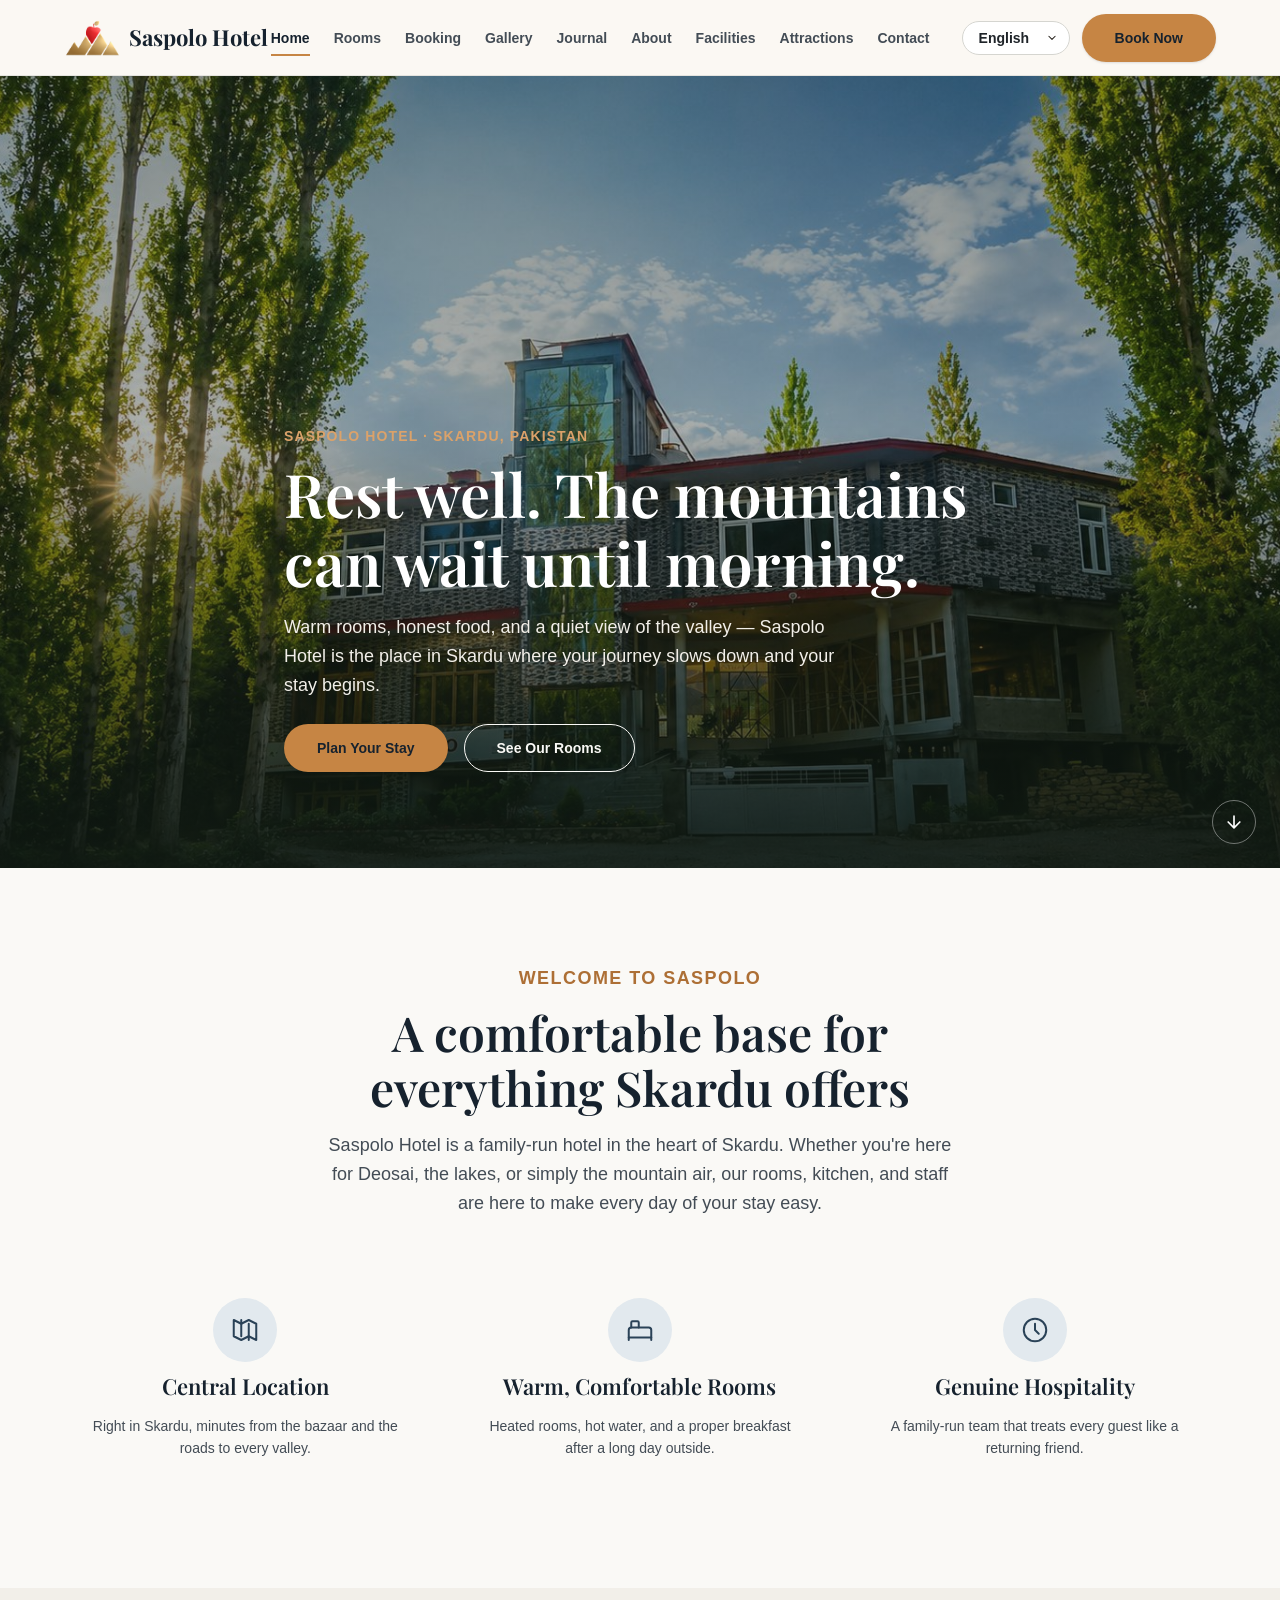
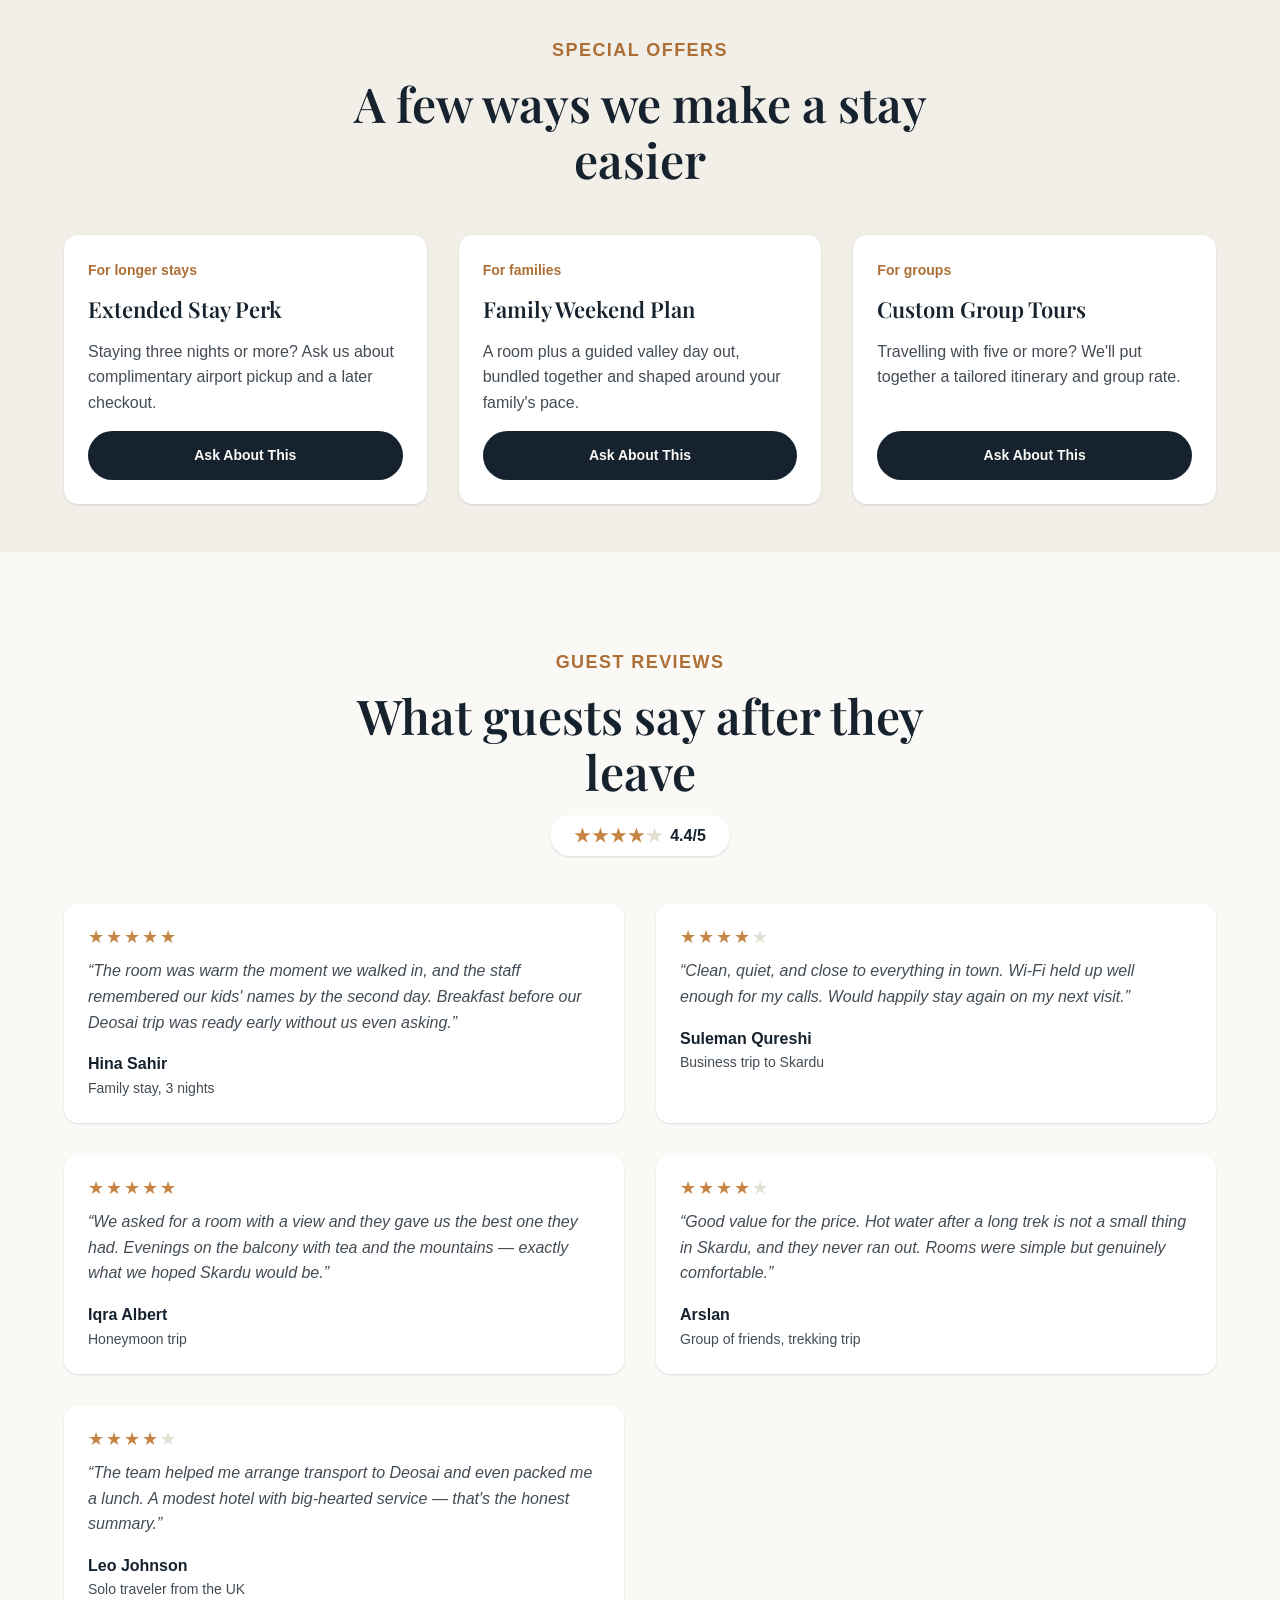
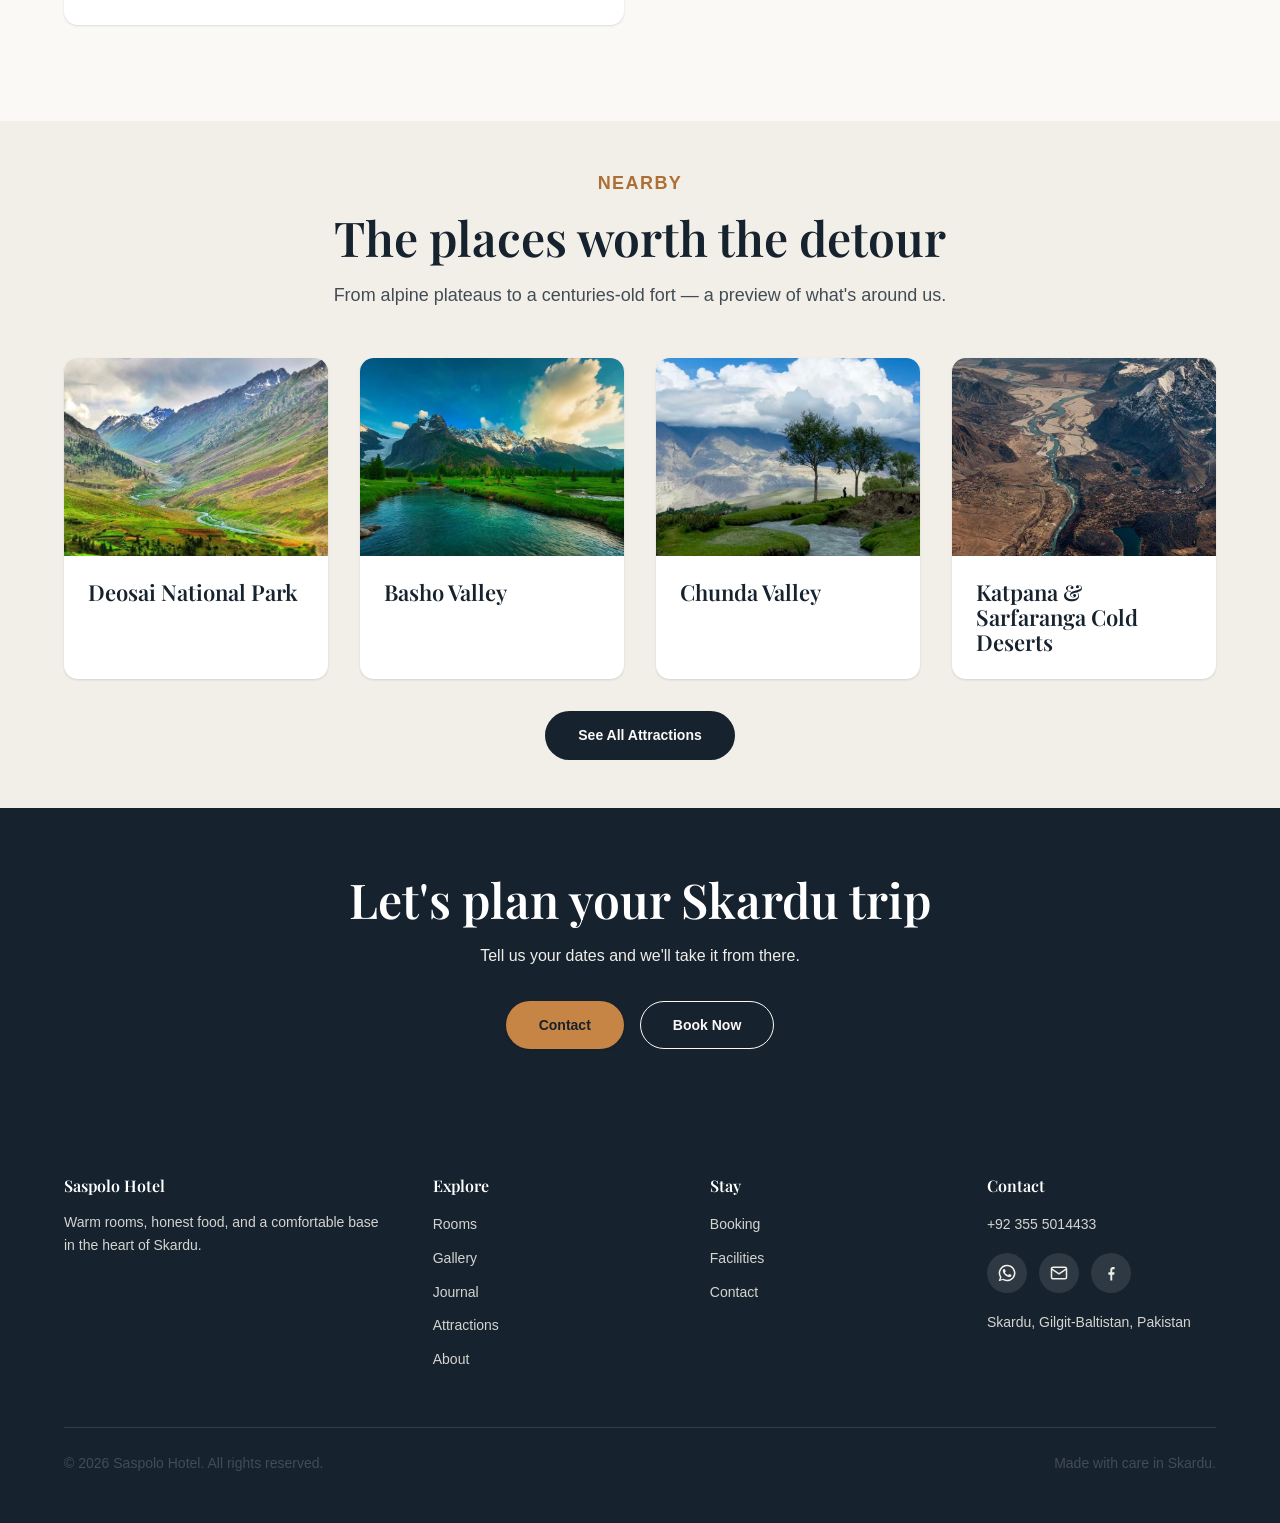
<file: index.html>
<!DOCTYPE html>
<html lang="en" dir="ltr">
<head>
<meta charset="UTF-8">
<meta name="viewport" content="width=device-width, initial-scale=1">
<title>Saspolo Hotel — Comfortable Stay in Skardu, Gilgit-Baltistan</title>
<meta name="description" content="Saspolo Hotel offers warm, comfortable rooms in the heart of Skardu, Gilgit-Baltistan — the perfect base for Deosai, the lakes, and the valleys.">
<link rel="canonical" href="https://hotelsaspolo.com/">
<meta property="og:type" content="website">
<meta property="og:site_name" content="Saspolo Hotel">
<meta property="og:title" content="Saspolo Hotel — Comfortable Stay in Skardu, Gilgit-Baltistan">
<meta property="og:description" content="Saspolo Hotel offers warm, comfortable rooms in the heart of Skardu, Gilgit-Baltistan — the perfect base for Deosai, the lakes, and the valleys.">
<meta property="og:image" content="https://hotelsaspolo.com/assets/images/og/og-default.jpg">
<meta property="og:url" content="https://hotelsaspolo.com/">
<meta property="og:locale" content="en_PK">
<meta name="twitter:card" content="summary_large_image">
<meta name="twitter:title" content="Saspolo Hotel — Comfortable Stay in Skardu, Gilgit-Baltistan">
<meta name="twitter:description" content="Saspolo Hotel offers warm, comfortable rooms in the heart of Skardu, Gilgit-Baltistan — the perfect base for Deosai, the lakes, and the valleys.">
<meta name="twitter:image" content="https://hotelsaspolo.com/assets/images/og/og-default.jpg">
<script type="application/ld+json">
{
  "@context": "https://schema.org",
  "@type": "Hotel",
  "name": "Saspolo Hotel",
  "description": "Saspolo Hotel offers warm, comfortable rooms in the heart of Skardu, Gilgit-Baltistan.",
  "image": "https://hotelsaspolo.com/assets/images/og/og-default.jpg",
  "priceRange": "$$",
  "telephone": "+92-355-5014433",
  "email": "Karimi.mazahir@gmail.com",
  "sameAs": ["https://www.facebook.com/HotelSaspoloSkardu"],
  "address": {
    "@type": "PostalAddress",
    "addressLocality": "Skardu",
    "addressRegion": "Gilgit-Baltistan",
    "addressCountry": "PK"
  },
  "geo": {
    "@type": "GeoCoordinates",
    "latitude": 35.2900158,
    "longitude": 75.6198522
  },
  "hasMap": "https://maps.app.goo.gl/Dnu6MF6ETTMuakKG8",
  "url": "https://hotelsaspolo.com/",
  "amenityFeature": [
    { "@type": "LocationFeatureSpecification", "name": "Free Wi-Fi", "value": true },
    { "@type": "LocationFeatureSpecification", "name": "Free parking", "value": true },
    { "@type": "LocationFeatureSpecification", "name": "Daily breakfast", "value": true },
    { "@type": "LocationFeatureSpecification", "name": "Room heating", "value": true },
    { "@type": "LocationFeatureSpecification", "name": "Airport pickup", "value": true },
    { "@type": "LocationFeatureSpecification", "name": "Family rooms", "value": true }
  ]
}
</script>
<link rel="icon" type="image/png" href="assets/images/favicon.png">
<link rel="apple-touch-icon" href="assets/images/apple-touch-icon.png">
<meta name="theme-color" content="#1e2f3f">
<link rel="preconnect" href="https://fonts.googleapis.com">
<link rel="preconnect" href="https://fonts.gstatic.com" crossorigin>
<link href="https://fonts.googleapis.com/css2?family=Playfair+Display:wght@500;600;700&display=swap" rel="stylesheet">
<link rel="stylesheet" href="assets/css/variables.css">
<link rel="stylesheet" href="assets/css/base.css">
<link rel="stylesheet" href="assets/css/layout.css">
<link rel="stylesheet" href="assets/css/components.css">
<link rel="stylesheet" href="assets/css/animations.css">
<link rel="stylesheet" href="assets/css/rtl.css">
</head>
<body>

<!-- SHARED:HEADER:START -->
<a class="skip-link" href="#main" data-i18n="common.skipToContent">Skip to content</a>
<header class="site-header" id="site-header">
  <div class="container">
    <a href="index.html" class="brand">
      <img class="brand-mark" src="assets/images/logo.png" alt="">
      <span data-i18n="common.siteName">Saspolo Hotel</span>
    </a>

    <nav class="main-nav" id="main-nav">
      <ul class="nav-list">
        <li><a href="index.html" aria-current="page" data-i18n="nav.home">Home</a></li>
        <li><a href="rooms.html" data-i18n="nav.rooms">Rooms</a></li>
        <li><a href="booking.html" data-i18n="nav.booking">Booking</a></li>
        <li><a href="gallery.html" data-i18n="nav.gallery">Gallery</a></li>
        <li><a href="journal.html" data-i18n="nav.journal">Journal</a></li>
        <li><a href="about.html" data-i18n="nav.about">About</a></li>
        <li><a href="facilities.html" data-i18n="nav.facilities">Facilities</a></li>
        <li><a href="attractions.html" data-i18n="nav.attractions">Attractions</a></li>
        <li><a href="contact.html" data-i18n="nav.contact">Contact</a></li>
      </ul>
      <div class="nav-actions">
        <select class="lang-select" id="lang-select" aria-label="Choose language">
          <option value="en">English</option>
          <option value="ur">اردو</option>
          <option value="pa">پنجابی</option>
          <option value="ps">پښتو</option>
          <option value="hi">हिन्दी</option>
          <option value="de">Deutsch</option>
          <option value="fr">Français</option>
          <option value="zh">中文</option>
          <option value="ar">العربية</option>
        </select>
        <a href="booking.html" class="btn btn-primary" data-i18n="common.bookNow">Book Now</a>
      </div>
    </nav>

    <button class="nav-toggle" id="nav-toggle" type="button" aria-expanded="false" aria-controls="main-nav" aria-label="Menu">
      <svg viewBox="0 0 24 24" fill="none" stroke="currentColor" stroke-width="2" stroke-linecap="round"><line x1="3" y1="6" x2="21" y2="6"></line><line x1="3" y1="12" x2="21" y2="12"></line><line x1="3" y1="18" x2="21" y2="18"></line></svg>
    </button>
  </div>
</header>
<!-- SHARED:HEADER:END -->

<main id="main">

  <section class="hero">
    <img class="hero-video" src="assets/images/hero/hero-main.jpg" srcset="assets/images/hero/hero-main-mobile.jpg 960w, assets/images/hero/hero-main.jpg 1920w" sizes="100vw" alt="Saspolo Hotel in Skardu, Gilgit-Baltistan" fetchpriority="high" onerror="this.style.display='none'">
    <div class="hero-overlay"></div>
    <div class="container hero-content hero-fade-in">
      <p class="eyebrow" data-i18n="home.heroEyebrow">Saspolo Hotel · Skardu, Pakistan</p>
      <h1 data-i18n="home.heroHeadline">Rest well. The mountains can wait until morning.</h1>
      <p class="hero-sub" data-i18n="home.heroSub">Warm rooms, honest food, and a quiet view of the valley — Saspolo Hotel is the place in Skardu where your journey slows down and your stay begins.</p>
      <div class="hero-actions">
        <a href="booking.html" class="btn btn-primary" data-i18n="common.planStay">Plan Your Stay</a>
        <a href="rooms.html" class="btn btn-outline" data-i18n="common.seeRooms">See Our Rooms</a>
      </div>
    </div>
    <a href="#intro" class="scroll-cue" aria-label="Scroll down">
      <svg viewBox="0 0 24 24" fill="none" stroke="currentColor" stroke-width="2" stroke-linecap="round" stroke-linejoin="round"><path d="M12 5v14M5 12l7 7 7-7"></path></svg>
    </a>
  </section>

  <section class="section" id="intro">
    <div class="container">
      <div class="section-heading reveal">
        <p class="eyebrow" data-i18n="home.introEyebrow">Welcome to Saspolo</p>
        <h2 data-i18n="home.introTitle">A comfortable base for everything Skardu offers</h2>
        <p data-i18n="home.introBody">Saspolo Hotel is a family-run hotel in the heart of Skardu. Whether you're here for Deosai, the lakes, or simply the mountain air, our rooms, kitchen, and staff are here to make every day of your stay easy.</p>
      </div>
      <div class="grid grid-3">
        <div class="icon-tile reveal">
          <div class="icon-wrap">
            <svg viewBox="0 0 24 24" fill="none" stroke="currentColor" stroke-width="1.6" stroke-linecap="round" stroke-linejoin="round"><path d="M9 20l-6-3V4l6 3 6-3 6 3v13l-6-3-6 3z"></path><path d="M9 4v13M15 7v13"></path></svg>
          </div>
          <h4 data-i18n="home.value1Title">Central Location</h4>
          <p data-i18n="home.value1Body">Right in Skardu, minutes from the bazaar and the roads to every valley.</p>
        </div>
        <div class="icon-tile reveal reveal-delay-1">
          <div class="icon-wrap">
            <svg viewBox="0 0 24 24" fill="none" stroke="currentColor" stroke-width="1.6" stroke-linecap="round" stroke-linejoin="round"><path d="M3 18v-6a2 2 0 012-2h14a2 2 0 012 2v6"></path><path d="M3 18h18M5 10V6a1 1 0 011-1h4a1 1 0 011 1v4M3 18v2M21 18v2"></path></svg>
          </div>
          <h4 data-i18n="home.value2Title">Warm, Comfortable Rooms</h4>
          <p data-i18n="home.value2Body">Heated rooms, hot water, and a proper breakfast after a long day outside.</p>
        </div>
        <div class="icon-tile reveal reveal-delay-2">
          <div class="icon-wrap">
            <svg viewBox="0 0 24 24" fill="none" stroke="currentColor" stroke-width="1.6" stroke-linecap="round" stroke-linejoin="round"><circle cx="12" cy="12" r="9"></circle><path d="M12 7v5l3 3"></path></svg>
          </div>
          <h4 data-i18n="home.value3Title">Genuine Hospitality</h4>
          <p data-i18n="home.value3Body">A family-run team that treats every guest like a returning friend.</p>
        </div>
      </div>
    </div>
  </section>

  <section class="section section-tight" id="offers" style="background:var(--color-cream-100);">
    <div class="container">
      <div class="section-heading reveal">
        <p class="eyebrow" data-i18n="home.offersEyebrow">Special Offers</p>
        <h2 data-i18n="home.offersTitle">A few ways we make a stay easier</h2>
      </div>
      <div class="grid grid-3">
        <div class="card reveal">
          <div class="card-body">
            <p class="card-eyebrow" data-i18n="home.offer1Eyebrow">For longer stays</p>
            <h4 data-i18n="home.offer1Title">Extended Stay Perk</h4>
            <p data-i18n="home.offer1Body">Staying three nights or more? Ask us about complimentary airport pickup and a later checkout.</p>
            <a href="contact.html" class="btn btn-dark btn-block" data-i18n="common.askUs">Ask About This</a>
          </div>
        </div>
        <div class="card reveal reveal-delay-1">
          <div class="card-body">
            <p class="card-eyebrow" data-i18n="home.offer2Eyebrow">For families</p>
            <h4 data-i18n="home.offer2Title">Family Weekend Plan</h4>
            <p data-i18n="home.offer2Body">A room plus a guided valley day out, bundled together and shaped around your family's pace.</p>
            <a href="contact.html" class="btn btn-dark btn-block" data-i18n="common.askUs">Ask About This</a>
          </div>
        </div>
        <div class="card reveal reveal-delay-2">
          <div class="card-body">
            <p class="card-eyebrow" data-i18n="home.offer3Eyebrow">For groups</p>
            <h4 data-i18n="home.offer3Title">Custom Group Tours</h4>
            <p data-i18n="home.offer3Body">Travelling with five or more? We'll put together a tailored itinerary and group rate.</p>
            <a href="contact.html" class="btn btn-dark btn-block" data-i18n="common.askUs">Ask About This</a>
          </div>
        </div>
      </div>
    </div>
  </section>

  <section class="section" id="reviews">
    <div class="container">
      <div class="section-heading reveal">
        <p class="eyebrow" data-i18n="home.reviewsEyebrow">Guest Reviews</p>
        <h2 data-i18n="home.reviewsTitle">What guests say after they leave</h2>
        <div class="rating-badge" id="rating-summary">
          <span class="stars" id="rating-stars"></span>
          <span><span id="rating-number">4.5</span>/5</span>
        </div>
      </div>
      <div class="grid grid-2" id="reviews-grid"></div>
    </div>
  </section>

  <section class="section section-tight" id="attractions-teaser" style="background:var(--color-cream-100);">
    <div class="container">
      <div class="section-heading reveal">
        <p class="eyebrow" data-i18n="home.attractionsEyebrow">Nearby</p>
        <h2 data-i18n="home.attractionsTitle">The places worth the detour</h2>
        <p data-i18n="home.attractionsBody">From alpine plateaus to a centuries-old fort — a preview of what's around us.</p>
      </div>
      <div class="grid grid-4" id="attractions-teaser-grid"></div>
      <div style="text-align:center; margin-top: var(--space-6);">
        <a href="attractions.html" class="btn btn-dark" data-i18n="common.seeAllAttractions">See All Attractions</a>
      </div>
    </div>
  </section>

  <section class="cta-band">
    <div class="container reveal">
      <h2 data-i18n="home.ctaTitle">Let's plan your Skardu trip</h2>
      <p data-i18n="home.ctaBody">Tell us your dates and we'll take it from there.</p>
      <div class="hero-actions" style="justify-content:center;">
        <a href="contact.html" class="btn btn-primary">
          <span data-i18n="nav.contact">Contact</span>
        </a>
        <a href="booking.html" class="btn btn-outline" data-i18n="common.bookNow">Book Now</a>
      </div>
    </div>
  </section>

</main>

<!-- SHARED:FOOTER:START -->
<footer class="site-footer">
  <div class="container">
    <div class="footer-grid">
      <div>
        <h4 data-i18n="common.siteName">Saspolo Hotel</h4>
        <p data-i18n="footer.blurb">Practical routes, comfortable stays, and unhurried days across Skardu and the valleys around it.</p>
      </div>
      <div>
        <h4 data-i18n="footer.explore">Explore</h4>
        <ul class="footer-links">
          <li><a href="rooms.html" data-i18n="nav.rooms">Rooms</a></li>
          <li><a href="gallery.html" data-i18n="nav.gallery">Gallery</a></li>
          <li><a href="journal.html" data-i18n="nav.journal">Journal</a></li>
          <li><a href="attractions.html" data-i18n="nav.attractions">Attractions</a></li>
          <li><a href="about.html" data-i18n="nav.about">About</a></li>
        </ul>
      </div>
      <div>
        <h4 data-i18n="footer.stay">Stay</h4>
        <ul class="footer-links">
          <li><a href="booking.html" data-i18n="nav.booking">Booking</a></li>
          <li><a href="facilities.html" data-i18n="nav.facilities">Facilities</a></li>
          <li><a href="contact.html" data-i18n="nav.contact">Contact</a></li>
        </ul>
      </div>
      <div>
        <h4 data-i18n="footer.contact">Contact</h4>
        <ul class="footer-links">
          <li><a href="tel:+923555014433" class="keep-ltr">+92 355 5014433</a></li>
          <li class="footer-social">
            <a href="https://wa.me/923555014433" target="_blank" rel="noopener" aria-label="WhatsApp" title="WhatsApp">
              <svg width="20" height="20" viewBox="0 0 24 24" fill="currentColor" aria-hidden="true"><path d="M12 2a10 10 0 00-8.5 15.2L2 22l4.9-1.5A10 10 0 1012 2zm0 18.2a8.2 8.2 0 01-4.2-1.2l-.3-.2-3 1 1-2.9-.2-.3A8.2 8.2 0 1112 20.2zm4.6-6.1c-.3-.1-1.5-.7-1.7-.8-.2-.1-.4-.1-.6.1-.2.3-.6.8-.8 1-.1.2-.3.2-.5.1a6.7 6.7 0 01-2-1.2 7.5 7.5 0 01-1.4-1.7c-.1-.3 0-.4.1-.5l.4-.5c.1-.2.2-.3.3-.5.1-.2 0-.4 0-.5l-.8-1.9c-.2-.5-.4-.4-.6-.4h-.5c-.2 0-.5.1-.7.3-.2.3-.9.9-.9 2.1s.9 2.4 1 2.6c.1.2 1.8 2.8 4.4 3.9.6.3 1.1.4 1.5.6.6.2 1.2.2 1.6.1.5-.1 1.5-.6 1.7-1.2.2-.6.2-1.1.2-1.2-.1-.1-.2-.2-.4-.3z"></path></svg>
            </a>
            <a href="https://mail.google.com/mail/?view=cm&amp;fs=1&amp;to=Karimi.mazahir@gmail.com" target="_blank" rel="noopener" aria-label="Email" title="Karimi.mazahir@gmail.com">
              <svg width="20" height="20" viewBox="0 0 24 24" fill="none" stroke="currentColor" stroke-width="1.8" stroke-linecap="round" stroke-linejoin="round" aria-hidden="true"><rect x="3" y="5" width="18" height="14" rx="2"></rect><path d="M3 7l9 6 9-6"></path></svg>
            </a>
            <a href="https://www.facebook.com/HotelSaspoloSkardu" target="_blank" rel="noopener" aria-label="Facebook" title="Facebook">
              <svg width="20" height="20" viewBox="0 0 24 24" fill="currentColor" aria-hidden="true"><path d="M13.5 21v-7h2.3l.4-3h-2.7V9.1c0-.9.3-1.5 1.6-1.5h1.2V4.9c-.2 0-1-.1-1.9-.1-1.9 0-3.2 1.2-3.2 3.3V11H8.9v3h2.3v7h2.3z"></path></svg>
            </a>
          </li>
          <li><a href="https://maps.app.goo.gl/Dnu6MF6ETTMuakKG8" target="_blank" rel="noopener" data-i18n="footer.location">Skardu, Gilgit-Baltistan, Pakistan</a></li>
        </ul>
      </div>
    </div>
    <div class="footer-bottom">
      <p>&copy; <span id="footer-year">2026</span> <span data-i18n="common.siteName">Saspolo Hotel</span>. <span data-i18n="footer.rights">All rights reserved.</span></p>
      <p data-i18n="footer.madeWith">Made with care in Skardu.</p>
    </div>
  </div>
</footer>
<!-- SHARED:FOOTER:END -->

<script src="assets/js/site-config.js"></script>
<script src="assets/js/data/rooms-data.js"></script>
<script src="assets/js/data/attractions-data.js"></script>
<script src="assets/js/data/reviews-data.js"></script>
<script src="assets/js/media-helpers.js"></script>
<script src="assets/js/reviews.js"></script>
<script src="assets/js/attractions.js"></script>
<script src="assets/js/main.js"></script>
<script src="assets/js/i18n/en.js"></script>
<script src="assets/js/i18n/ur.js"></script>
<script src="assets/js/i18n/pa.js"></script>
<script src="assets/js/i18n/ps.js"></script>
<script src="assets/js/i18n/hi.js"></script>
<script src="assets/js/i18n/de.js"></script>
<script src="assets/js/i18n/fr.js"></script>
<script src="assets/js/i18n/zh.js"></script>
<script src="assets/js/i18n/ar.js"></script>
<script src="assets/js/i18n.js"></script>
</body>
</html>
</file>
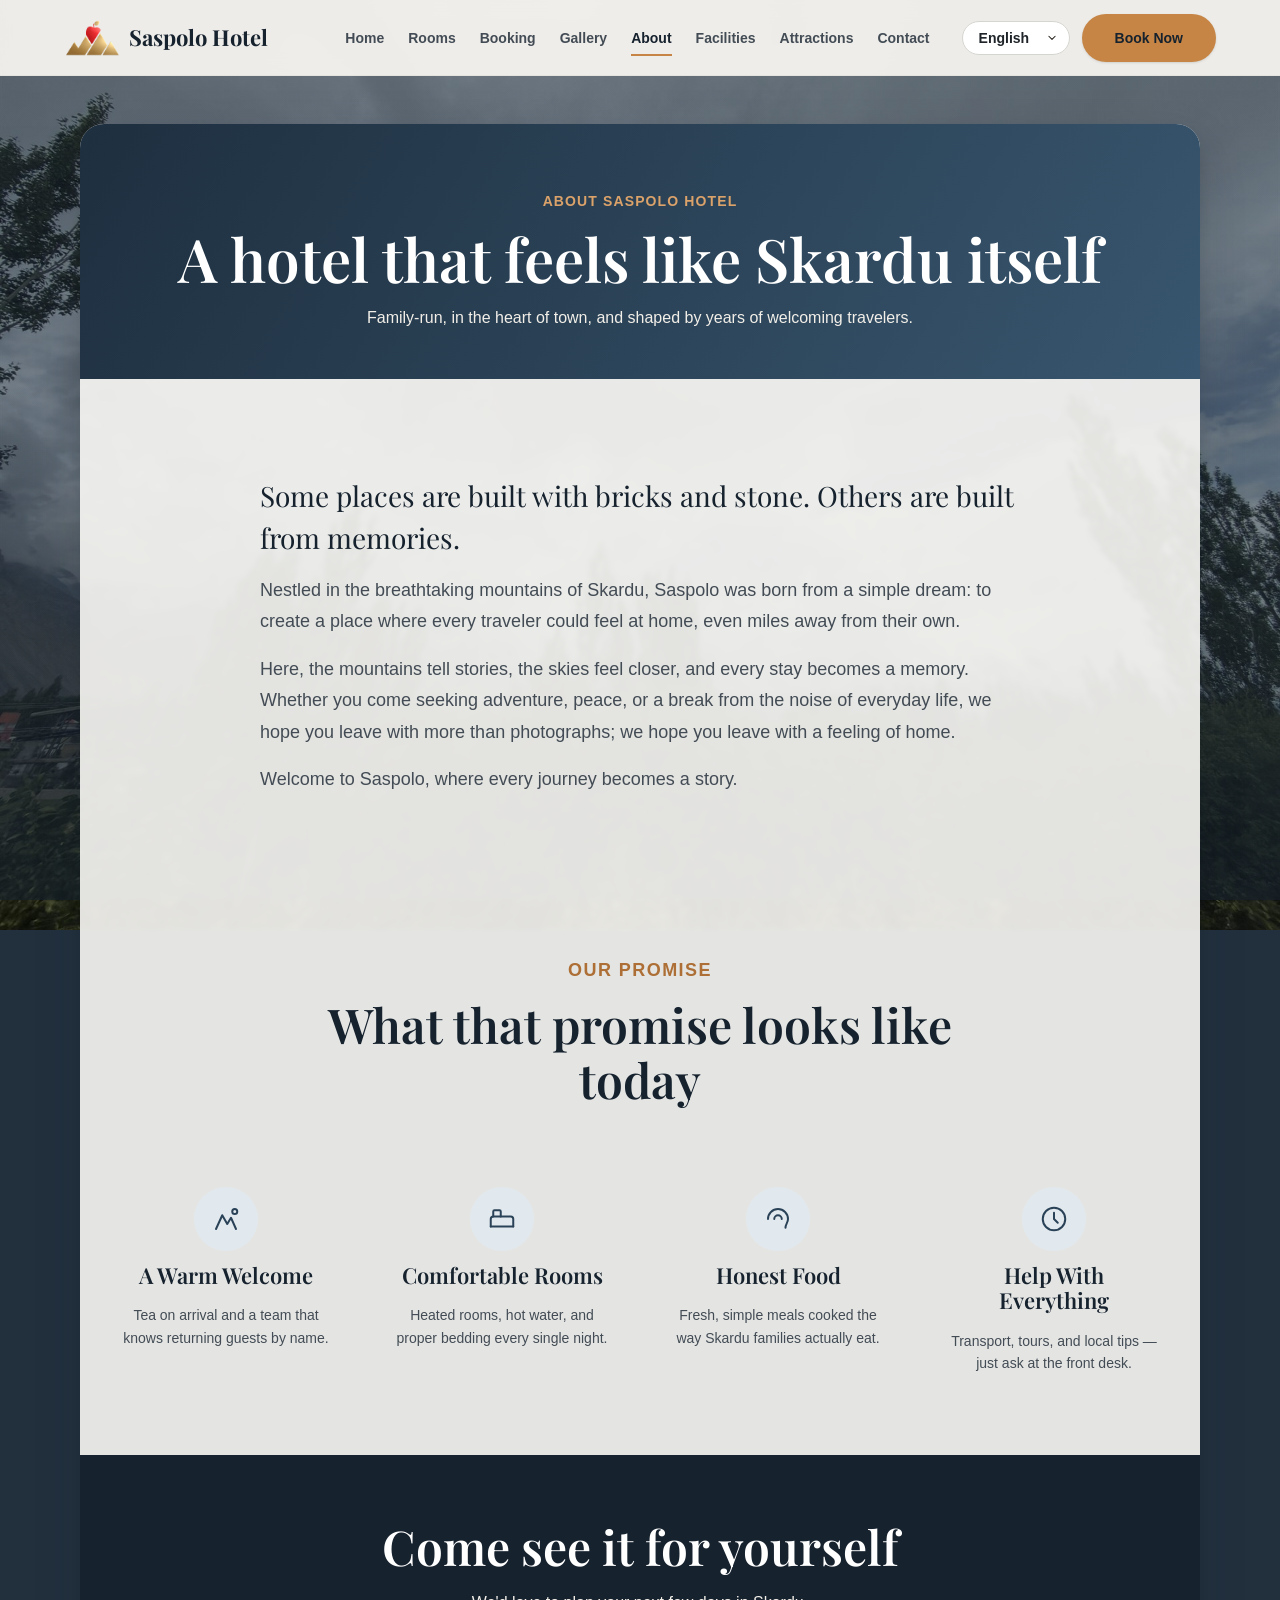
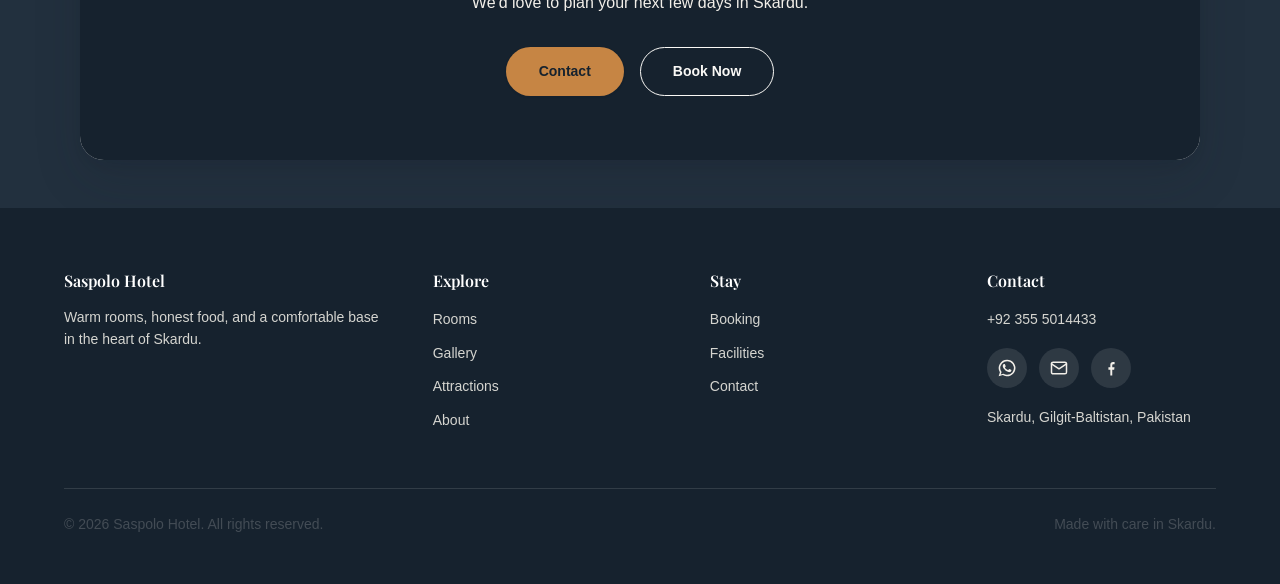
<file: about.html>
<!DOCTYPE html>
<html lang="en" dir="ltr">
<head>
<meta charset="UTF-8">
<meta name="viewport" content="width=device-width, initial-scale=1">
<title>About Us — Saspolo Hotel | Skardu, Gilgit-Baltistan</title>
<meta name="description" content="Nestled in the mountains of Skardu, Saspolo was born from a simple dream: a place where every traveler feels at home. Read our story.">
<link rel="canonical" href="https://hotelsaspolo.com/about.html">
<meta property="og:type" content="website">
<meta property="og:site_name" content="Saspolo Hotel">
<meta property="og:title" content="About Us — Saspolo Hotel | Skardu, Gilgit-Baltistan">
<meta property="og:description" content="Nestled in the mountains of Skardu, Saspolo was born from a simple dream: a place where every traveler feels at home. Read our story.">
<meta property="og:image" content="https://hotelsaspolo.com/assets/images/og/og-default.jpg">
<meta property="og:url" content="https://hotelsaspolo.com/about.html">
<meta property="og:locale" content="en_PK">
<meta name="twitter:card" content="summary_large_image">
<meta name="twitter:title" content="About Us — Saspolo Hotel | Skardu, Gilgit-Baltistan">
<meta name="twitter:description" content="Nestled in the mountains of Skardu, Saspolo was born from a simple dream: a place where every traveler feels at home. Read our story.">
<meta name="twitter:image" content="https://hotelsaspolo.com/assets/images/og/og-default.jpg">
<script type="application/ld+json">
{
  "@context": "https://schema.org",
  "@type": "Organization",
  "name": "Saspolo Hotel",
  "description": "A family-run hotel in the heart of Skardu, Gilgit-Baltistan, Pakistan.",
  "url": "https://hotelsaspolo.com/about.html",
  "logo": "https://hotelsaspolo.com/assets/images/og/og-default.jpg"
}
</script>
<link rel="icon" type="image/png" href="assets/images/favicon.png">
<link rel="apple-touch-icon" href="assets/images/apple-touch-icon.png">
<meta name="theme-color" content="#1e2f3f">
<link rel="preconnect" href="https://fonts.googleapis.com">
<link rel="preconnect" href="https://fonts.gstatic.com" crossorigin>
<link href="https://fonts.googleapis.com/css2?family=Playfair+Display:wght@500;600;700&display=swap" rel="stylesheet">
<link rel="preload" as="image" href="assets/images/backgrounds/about.jpg" fetchpriority="high" media="(min-width: 701px)">
<link rel="preload" as="image" href="assets/images/backgrounds/about-mobile.jpg" fetchpriority="high" media="(max-width: 700px)">
<style>@media (max-width: 700px) { body.page-bg { background-image: url("assets/images/backgrounds/about-mobile.jpg") !important; } }</style>
<link rel="stylesheet" href="assets/css/variables.css">
<link rel="stylesheet" href="assets/css/base.css">
<link rel="stylesheet" href="assets/css/layout.css">
<link rel="stylesheet" href="assets/css/components.css">
<link rel="stylesheet" href="assets/css/animations.css">
<link rel="stylesheet" href="assets/css/rtl.css">
</head>
<body class="page-bg" style="background-image: url('assets/images/backgrounds/about.jpg');">

<!-- SHARED:HEADER:START -->
<a class="skip-link" href="#main" data-i18n="common.skipToContent">Skip to content</a>
<header class="site-header" id="site-header">
  <div class="container">
    <a href="index.html" class="brand">
      <img class="brand-mark" src="assets/images/logo.png" alt="">
      <span data-i18n="common.siteName">Saspolo Hotel</span>
    </a>

    <nav class="main-nav" id="main-nav">
      <ul class="nav-list">
        <li><a href="index.html" data-i18n="nav.home">Home</a></li>
        <li><a href="rooms.html" data-i18n="nav.rooms">Rooms</a></li>
        <li><a href="booking.html" data-i18n="nav.booking">Booking</a></li>
        <li><a href="gallery.html" data-i18n="nav.gallery">Gallery</a></li>
        <li><a href="about.html" aria-current="page" data-i18n="nav.about">About</a></li>
        <li><a href="facilities.html" data-i18n="nav.facilities">Facilities</a></li>
        <li><a href="attractions.html" data-i18n="nav.attractions">Attractions</a></li>
        <li><a href="contact.html" data-i18n="nav.contact">Contact</a></li>
      </ul>
      <div class="nav-actions">
        <select class="lang-select" id="lang-select" aria-label="Choose language">
          <option value="en">English</option>
          <option value="ur">اردو</option>
          <option value="pa">پنجابی</option>
          <option value="ps">پښتو</option>
          <option value="hi">हिन्दी</option>
          <option value="de">Deutsch</option>
          <option value="fr">Français</option>
          <option value="zh">中文</option>
          <option value="ar">العربية</option>
        </select>
        <a href="booking.html" class="btn btn-primary" data-i18n="common.bookNow">Book Now</a>
      </div>
    </nav>

    <button class="nav-toggle" id="nav-toggle" type="button" aria-expanded="false" aria-controls="main-nav" aria-label="Menu">
      <svg viewBox="0 0 24 24" fill="none" stroke="currentColor" stroke-width="2" stroke-linecap="round"><line x1="3" y1="6" x2="21" y2="6"></line><line x1="3" y1="12" x2="21" y2="12"></line><line x1="3" y1="18" x2="21" y2="18"></line></svg>
    </button>
  </div>
</header>
<!-- SHARED:HEADER:END -->

<main id="main">

  <section class="page-banner">
    <div class="container">
      <p class="eyebrow" data-i18n="about.eyebrow">About Saspolo Hotel</p>
      <h1 data-i18n="about.title">A hotel that feels like Skardu itself</h1>
      <p class="page-banner-sub" data-i18n="about.bannerSub">Family-run, in the heart of town, and shaped by years of welcoming travelers.</p>
    </div>
  </section>

  <section class="section">
    <div class="container">
      <div class="story-block reveal">
        <p class="story-lead" data-i18n="about.storyPara1">Some places are built with bricks and stone. Others are built from memories.</p>
        <p data-i18n="about.storyPara2">Nestled in the breathtaking mountains of Skardu, Saspolo was born from a simple dream: to create a place where every traveler could feel at home, even miles away from their own.</p>
        <p data-i18n="about.storyPara3">Here, the mountains tell stories, the skies feel closer, and every stay becomes a memory. Whether you come seeking adventure, peace, or a break from the noise of everyday life, we hope you leave with more than photographs; we hope you leave with a feeling of home.</p>
        <p data-i18n="about.storyPara4">Welcome to Saspolo, where every journey becomes a story.</p>
      </div>
    </div>
  </section>

  <section class="section section-tight" style="background:var(--color-cream-100);">
    <div class="container">
      <div class="section-heading reveal">
        <p class="eyebrow" data-i18n="about.promiseEyebrow">Our Promise</p>
        <h2 data-i18n="about.promiseTitle">What that promise looks like today</h2>
      </div>
      <div class="grid grid-4">
        <div class="icon-tile reveal">
          <div class="icon-wrap">
            <svg viewBox="0 0 24 24" fill="none" stroke="currentColor" stroke-width="1.6" stroke-linecap="round" stroke-linejoin="round"><path d="M4 20l5-11 4 7 3-5 4 9"></path><circle cx="19" cy="6" r="2"></circle></svg>
          </div>
          <h4 data-i18n="about.promise1Title">A Warm Welcome</h4>
          <p data-i18n="about.promise1Body">Tea on arrival and a team that knows returning guests by name.</p>
        </div>
        <div class="icon-tile reveal reveal-delay-1">
          <div class="icon-wrap">
            <svg viewBox="0 0 24 24" fill="none" stroke="currentColor" stroke-width="1.6" stroke-linecap="round" stroke-linejoin="round"><path d="M3 18v-6a2 2 0 012-2h14a2 2 0 012 2v6"></path><path d="M3 18h18M5 10V6a1 1 0 011-1h4a1 1 0 011 1v4"></path></svg>
          </div>
          <h4 data-i18n="about.promise2Title">Comfortable Rooms</h4>
          <p data-i18n="about.promise2Body">Heated rooms, hot water, and proper bedding every single night.</p>
        </div>
        <div class="icon-tile reveal reveal-delay-2">
          <div class="icon-wrap">
            <svg viewBox="0 0 24 24" fill="none" stroke="currentColor" stroke-width="1.6" stroke-linecap="round" stroke-linejoin="round"><path d="M4 12a8 8 0 0116 0c0 3-2 4-2 7"></path><path d="M9 12a3 3 0 016 0"></path></svg>
          </div>
          <h4 data-i18n="about.promise3Title">Honest Food</h4>
          <p data-i18n="about.promise3Body">Fresh, simple meals cooked the way Skardu families actually eat.</p>
        </div>
        <div class="icon-tile reveal reveal-delay-3">
          <div class="icon-wrap">
            <svg viewBox="0 0 24 24" fill="none" stroke="currentColor" stroke-width="1.6" stroke-linecap="round" stroke-linejoin="round"><circle cx="12" cy="12" r="9"></circle><path d="M12 7v5l3 3"></path></svg>
          </div>
          <h4 data-i18n="about.promise4Title">Help With Everything</h4>
          <p data-i18n="about.promise4Body">Transport, tours, and local tips — just ask at the front desk.</p>
        </div>
      </div>
    </div>
  </section>

  <section class="cta-band">
    <div class="container reveal">
      <h2 data-i18n="about.ctaTitle">Come see it for yourself</h2>
      <p data-i18n="about.ctaBody">We'd love to plan your next few days in Skardu.</p>
      <div class="hero-actions" style="justify-content:center;">
        <a href="contact.html" class="btn btn-primary">
          <span data-i18n="nav.contact">Contact</span>
        </a>
        <a href="booking.html" class="btn btn-outline" data-i18n="common.bookNow">Book Now</a>
      </div>
    </div>
  </section>

</main>

<!-- SHARED:FOOTER:START -->
<footer class="site-footer">
  <div class="container">
    <div class="footer-grid">
      <div>
        <h4 data-i18n="common.siteName">Saspolo Hotel</h4>
        <p data-i18n="footer.blurb">Practical routes, comfortable stays, and unhurried days across Skardu and the valleys around it.</p>
      </div>
      <div>
        <h4 data-i18n="footer.explore">Explore</h4>
        <ul class="footer-links">
          <li><a href="rooms.html" data-i18n="nav.rooms">Rooms</a></li>
          <li><a href="gallery.html" data-i18n="nav.gallery">Gallery</a></li>
          <li><a href="attractions.html" data-i18n="nav.attractions">Attractions</a></li>
          <li><a href="about.html" data-i18n="nav.about">About</a></li>
        </ul>
      </div>
      <div>
        <h4 data-i18n="footer.stay">Stay</h4>
        <ul class="footer-links">
          <li><a href="booking.html" data-i18n="nav.booking">Booking</a></li>
          <li><a href="facilities.html" data-i18n="nav.facilities">Facilities</a></li>
          <li><a href="contact.html" data-i18n="nav.contact">Contact</a></li>
        </ul>
      </div>
      <div>
        <h4 data-i18n="footer.contact">Contact</h4>
        <ul class="footer-links">
          <li><a href="tel:+923555014433" class="keep-ltr">+92 355 5014433</a></li>
          <li class="footer-social">
            <a href="https://wa.me/923555014433" target="_blank" rel="noopener" aria-label="WhatsApp" title="WhatsApp">
              <svg width="20" height="20" viewBox="0 0 24 24" fill="currentColor" aria-hidden="true"><path d="M12 2a10 10 0 00-8.5 15.2L2 22l4.9-1.5A10 10 0 1012 2zm0 18.2a8.2 8.2 0 01-4.2-1.2l-.3-.2-3 1 1-2.9-.2-.3A8.2 8.2 0 1112 20.2zm4.6-6.1c-.3-.1-1.5-.7-1.7-.8-.2-.1-.4-.1-.6.1-.2.3-.6.8-.8 1-.1.2-.3.2-.5.1a6.7 6.7 0 01-2-1.2 7.5 7.5 0 01-1.4-1.7c-.1-.3 0-.4.1-.5l.4-.5c.1-.2.2-.3.3-.5.1-.2 0-.4 0-.5l-.8-1.9c-.2-.5-.4-.4-.6-.4h-.5c-.2 0-.5.1-.7.3-.2.3-.9.9-.9 2.1s.9 2.4 1 2.6c.1.2 1.8 2.8 4.4 3.9.6.3 1.1.4 1.5.6.6.2 1.2.2 1.6.1.5-.1 1.5-.6 1.7-1.2.2-.6.2-1.1.2-1.2-.1-.1-.2-.2-.4-.3z"></path></svg>
            </a>
            <a href="https://mail.google.com/mail/?view=cm&amp;fs=1&amp;to=Karimi.mazahir@gmail.com" target="_blank" rel="noopener" aria-label="Email" title="Karimi.mazahir@gmail.com">
              <svg width="20" height="20" viewBox="0 0 24 24" fill="none" stroke="currentColor" stroke-width="1.8" stroke-linecap="round" stroke-linejoin="round" aria-hidden="true"><rect x="3" y="5" width="18" height="14" rx="2"></rect><path d="M3 7l9 6 9-6"></path></svg>
            </a>
            <a href="https://www.facebook.com/HotelSaspoloSkardu" target="_blank" rel="noopener" aria-label="Facebook" title="Facebook">
              <svg width="20" height="20" viewBox="0 0 24 24" fill="currentColor" aria-hidden="true"><path d="M13.5 21v-7h2.3l.4-3h-2.7V9.1c0-.9.3-1.5 1.6-1.5h1.2V4.9c-.2 0-1-.1-1.9-.1-1.9 0-3.2 1.2-3.2 3.3V11H8.9v3h2.3v7h2.3z"></path></svg>
            </a>
          </li>
          <li><a href="https://maps.app.goo.gl/Dnu6MF6ETTMuakKG8" target="_blank" rel="noopener" data-i18n="footer.location">Skardu, Gilgit-Baltistan, Pakistan</a></li>
        </ul>
      </div>
    </div>
    <div class="footer-bottom">
      <p>&copy; <span id="footer-year">2026</span> <span data-i18n="common.siteName">Saspolo Hotel</span>. <span data-i18n="footer.rights">All rights reserved.</span></p>
      <p data-i18n="footer.madeWith">Made with care in Skardu.</p>
    </div>
  </div>
</footer>
<!-- SHARED:FOOTER:END -->

<script src="assets/js/site-config.js"></script>
<script src="assets/js/main.js"></script>
<script src="assets/js/i18n/en.js"></script>
<script src="assets/js/i18n/ur.js"></script>
<script src="assets/js/i18n/pa.js"></script>
<script src="assets/js/i18n/ps.js"></script>
<script src="assets/js/i18n/hi.js"></script>
<script src="assets/js/i18n/de.js"></script>
<script src="assets/js/i18n/fr.js"></script>
<script src="assets/js/i18n/zh.js"></script>
<script src="assets/js/i18n/ar.js"></script>
<script src="assets/js/i18n.js"></script>
</body>
</html>
</file>
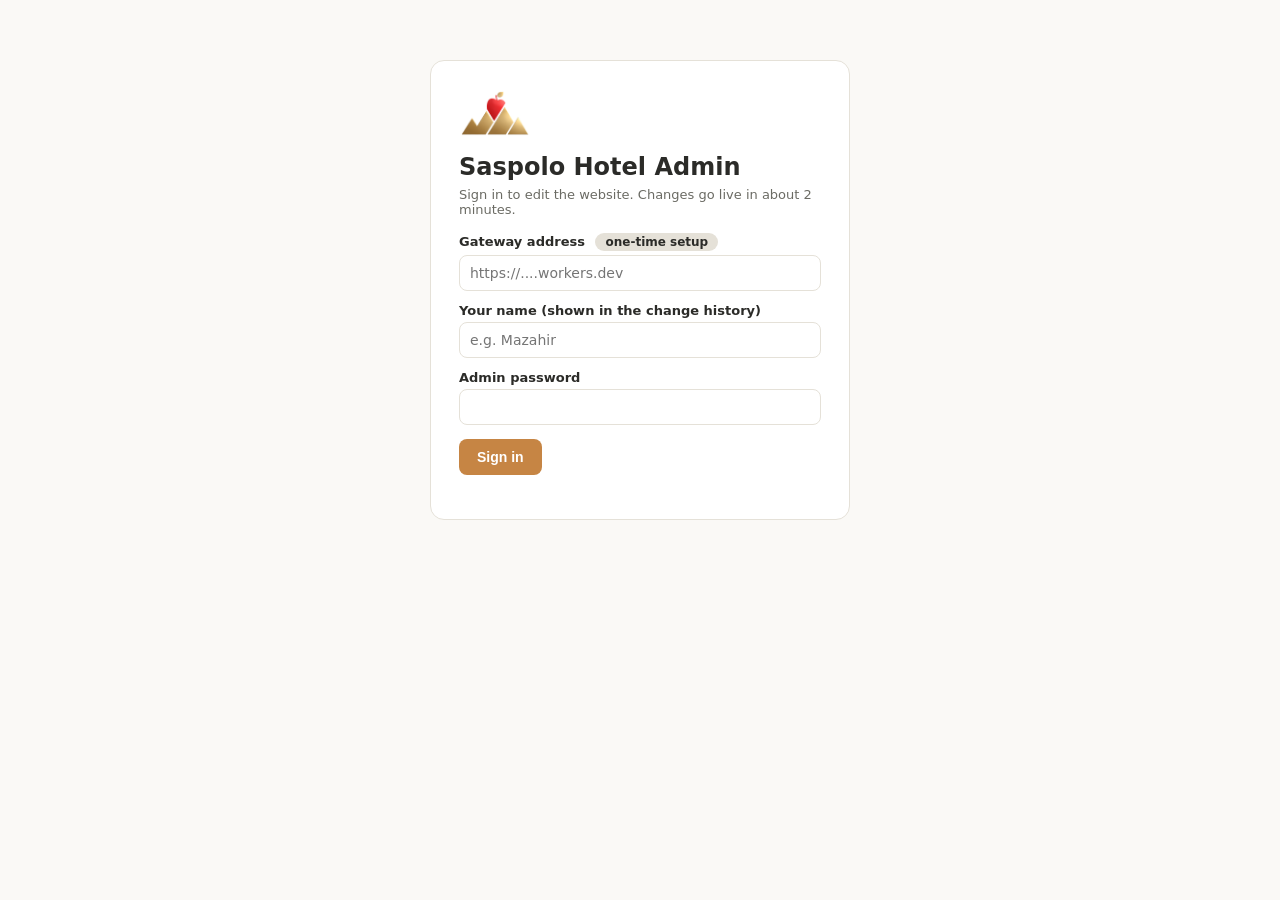
<file: admin.html>
<!DOCTYPE html>
<html lang="en">
<head>
<meta charset="UTF-8">
<meta name="viewport" content="width=device-width, initial-scale=1">
<meta name="robots" content="noindex, nofollow">
<title>Saspolo Hotel — Admin</title>
<link rel="icon" type="image/png" href="assets/images/favicon.png">
<style>
  :root {
    --forest: #1e2f3f; --forest-2: #2a3f52; --amber: #c68544; --amber-2: #dba26a;
    --cream: #faf9f6; --stone: #e5e1d8; --ink: #2b2b28; --ok: #2e7d4f; --err: #b3402e;
  }
  * { box-sizing: border-box; margin: 0; }
  body { font-family: system-ui, -apple-system, "Segoe UI", sans-serif; background: var(--cream); color: var(--ink); }
  .topbar { background: var(--forest); color: #fff; padding: 14px 20px; display: flex; align-items: center; gap: 12px; flex-wrap: wrap; }
  .topbar img { height: 30px; }
  .topbar h1 { font-size: 17px; font-weight: 600; flex: 1; }
  .topbar .who { font-size: 13px; opacity: .8; }
  .topbar button { background: none; border: 1px solid rgba(255,255,255,.4); color: #fff; border-radius: 6px; padding: 6px 12px; cursor: pointer; font-size: 13px; }
  .wrap { max-width: 860px; margin: 0 auto; padding: 20px 16px 80px; }
  .tabs { display: flex; gap: 6px; flex-wrap: wrap; margin-bottom: 20px; }
  .tabs button { border: 1px solid var(--stone); background: #fff; padding: 9px 16px; border-radius: 8px; cursor: pointer; font-size: 14px; font-weight: 600; color: var(--ink); }
  .tabs button.active { background: var(--forest); border-color: var(--forest); color: #fff; }
  .panel { background: #fff; border: 1px solid var(--stone); border-radius: 12px; padding: 20px; }
  .panel h2 { font-size: 17px; margin-bottom: 4px; }
  .hint { font-size: 13px; color: #6b6b64; margin-bottom: 16px; }
  label { display: block; font-size: 13px; font-weight: 600; margin: 12px 0 4px; }
  input[type=text], input[type=password], input[type=url], select, textarea {
    width: 100%; padding: 9px 10px; border: 1px solid var(--stone); border-radius: 8px; font-size: 14px; font-family: inherit; background: #fff;
  }
  textarea { min-height: 70px; resize: vertical; }
  .btn { display: inline-block; background: var(--amber); color: #fff; border: none; border-radius: 8px; padding: 10px 18px; font-size: 14px; font-weight: 700; cursor: pointer; margin-top: 14px; }
  .btn.secondary { background: #fff; color: var(--ink); border: 1px solid var(--stone); }
  .btn.danger { background: var(--err); }
  .btn:disabled { opacity: .5; cursor: default; }
  .item { border: 1px solid var(--stone); border-radius: 10px; padding: 12px; margin-bottom: 12px; display: flex; gap: 12px; align-items: flex-start; }
  .item .thumb { width: 90px; height: 68px; object-fit: cover; border-radius: 6px; background: var(--stone); flex-shrink: 0; }
  .item .fields { flex: 1; min-width: 0; }
  .item .fields label { margin-top: 6px; }
  .item .rowbtns { display: flex; flex-direction: column; gap: 4px; }
  .item .rowbtns button { border: 1px solid var(--stone); background: #fff; border-radius: 6px; width: 30px; height: 28px; cursor: pointer; font-size: 13px; }
  .status { position: fixed; left: 0; right: 0; bottom: 0; padding: 12px 20px; font-size: 14px; font-weight: 600; display: none; }
  .status.ok { display: block; background: var(--ok); color: #fff; }
  .status.err { display: block; background: var(--err); color: #fff; }
  .status.busy { display: block; background: var(--forest-2); color: #fff; }
  .login-card { max-width: 420px; margin: 60px auto; background: #fff; border: 1px solid var(--stone); border-radius: 14px; padding: 28px; }
  .login-card h2 { margin-bottom: 6px; }
  .pill { display: inline-block; font-size: 12px; background: var(--stone); border-radius: 99px; padding: 2px 10px; margin-left: 6px; }
  .preview-box { background: var(--cream); border: 1px dashed var(--stone); border-radius: 8px; padding: 12px; margin-top: 12px; font-size: 13px; white-space: pre-wrap; }
  .grid2 { display: grid; grid-template-columns: 1fr 1fr; gap: 0 16px; }
  @media (max-width: 600px) { .grid2 { grid-template-columns: 1fr; } .item { flex-wrap: wrap; } }

  /* Room photo thumbnails and their overlay controls */
  .photo-cell { position: relative; }
  .photo-cell img { width: 110px; height: 80px; object-fit: cover; border-radius: 6px; background: var(--stone); display: block; }
  .photo-remove {
    position: absolute; top: -6px; right: -6px; width: 24px; height: 24px;
    border-radius: 50%; border: none; background: var(--err); color: #fff;
    cursor: pointer; line-height: 1; font-size: 15px; padding: 0;
  }
  .photo-tag {
    position: absolute; left: 4px; bottom: 4px; background: rgba(0,0,0,.7);
    color: #fff; font-size: 10px; padding: 3px 8px; border-radius: 99px;
    border: none; line-height: 1.3;
  }
  button.photo-tag { cursor: pointer; }
  /* Fingers need bigger targets than mouse pointers do. */
  @media (pointer: coarse) {
    .photo-cell img { width: 132px; height: 96px; }
    .photo-remove { width: 36px; height: 36px; top: -10px; right: -10px; font-size: 20px; }
    .photo-tag { font-size: 12px; padding: 12px 14px; }
  }
</style>
</head>
<body>

<div id="login-view">
  <div class="login-card">
    <img src="assets/images/logo.png" alt="" style="height:48px; margin-bottom:12px;">
    <h2>Saspolo Hotel Admin</h2>
    <p class="hint">Sign in to edit the website. Changes go live in about 2 minutes.</p>
    <label for="in-gateway">Gateway address <span class="pill">one-time setup</span></label>
    <input type="url" id="in-gateway" placeholder="https://....workers.dev">
    <label for="in-name">Your name (shown in the change history)</label>
    <input type="text" id="in-name" placeholder="e.g. Mazahir">
    <label for="in-pass">Admin password</label>
    <input type="password" id="in-pass">
    <button class="btn" id="btn-login">Sign in</button>
    <p class="hint" id="login-msg" style="margin-top:10px;"></p>
  </div>
</div>

<div id="app-view" style="display:none;">
  <div class="topbar">
    <img src="assets/images/logo.png" alt="">
    <h1>Saspolo Hotel — Site Admin</h1>
    <span class="who" id="who"></span>
    <button id="btn-logout">Sign out</button>
  </div>
  <div class="wrap">
    <div class="tabs" id="tabs"></div>
    <div class="panel" id="panel"></div>
  </div>
</div>

<div class="status" id="status"></div>

<script>
(function () {
  "use strict";

  /* ---------- gateway plumbing ---------- */
  const store = {
    get gateway() { return localStorage.getItem("sa_gateway") || ""; },
    set gateway(v) { localStorage.setItem("sa_gateway", v); },
    get name() { return localStorage.getItem("sa_name") || ""; },
    set name(v) { localStorage.setItem("sa_name", v); },
    get pass() { return sessionStorage.getItem("sa_pass") || ""; },
    set pass(v) { sessionStorage.setItem("sa_pass", v); },
  };

  function b64encodeText(str) {
    const bytes = new TextEncoder().encode(str);
    let bin = "";
    for (let i = 0; i < bytes.length; i += 0x8000) {
      bin += String.fromCharCode.apply(null, bytes.subarray(i, i + 0x8000));
    }
    return btoa(bin);
  }
  function b64decodeText(b64) {
    const bin = atob(b64);
    const bytes = new Uint8Array(bin.length);
    for (let i = 0; i < bin.length; i++) bytes[i] = bin.charCodeAt(i);
    return new TextDecoder().decode(bytes);
  }

  async function gw(method, path, body) {
    const url = store.gateway.replace(/\/$/, "") + (path ? "/?path=" + encodeURIComponent(path) : "/ping");
    const res = await fetch(url, {
      method,
      headers: { "X-Admin-Password": store.pass, ...(body ? { "Content-Type": "application/json" } : {}) },
      body: body ? JSON.stringify(body) : undefined,
    });
    const data = await res.json().catch(() => ({}));
    if (!res.ok && !(res.status === 404 && data.notFound)) {
      throw new Error(data.error || ("Request failed (" + res.status + ")"));
    }
    return data;
  }
  const readFile = (path) => gw("GET", path);
  const writeFile = (path, contentBase64, sha, message) =>
    gw("PUT", path, { contentBase64, sha, message, author: store.name });

  async function readTextFile(path) {
    const r = await readFile(path);
    return { text: b64decodeText(r.contentBase64), sha: r.sha };
  }
  const writeTextFile = (path, text, sha, message) => writeFile(path, b64encodeText(text), sha, message);

  /* parse "window.X = ..." data files without touching the real window */
  function parseDataFile(text) {
    const fake = {};
    new Function("window", text)(fake);
    return fake;
  }
  const serializeDataFile = (varName, value) =>
    "window." + varName + " = " + JSON.stringify(value, null, 2) + ";\n";

  /* ---------- status bar ---------- */
  const statusEl = document.getElementById("status");
  let statusTimer;
  function status(kind, msg) {
    clearTimeout(statusTimer);
    statusEl.className = "status " + kind;
    statusEl.textContent = msg;
    if (kind !== "busy") statusTimer = setTimeout(() => (statusEl.className = "status"), 6000);
  }

  /* ---------- image compression ---------- */
  function compressImage(file, maxDim, quality) {
    return new Promise((resolve, reject) => {
      const img = new Image();
      img.onload = () => {
        const scale = Math.min(1, maxDim / Math.max(img.width, img.height));
        const canvas = document.createElement("canvas");
        canvas.width = Math.round(img.width * scale);
        canvas.height = Math.round(img.height * scale);
        canvas.getContext("2d").drawImage(img, 0, 0, canvas.width, canvas.height);
        resolve(canvas.toDataURL("image/jpeg", quality).split(",")[1]);
        URL.revokeObjectURL(img.src);
      };
      img.onerror = () => reject(new Error("Could not read that image file"));
      img.src = URL.createObjectURL(file);
    });
  }

  /* ---------- login ---------- */
  const loginView = document.getElementById("login-view");
  const appView = document.getElementById("app-view");

  document.getElementById("in-gateway").value = store.gateway;
  document.getElementById("in-name").value = store.name;

  document.getElementById("btn-login").addEventListener("click", async () => {
    const gwUrl = document.getElementById("in-gateway").value.trim();
    const name = document.getElementById("in-name").value.trim();
    const pass = document.getElementById("in-pass").value;
    const msg = document.getElementById("login-msg");
    if (!gwUrl || !pass) { msg.textContent = "Gateway address and password are both needed."; return; }
    store.gateway = gwUrl; store.name = name; store.pass = pass;
    msg.textContent = "Checking…";
    try {
      await gw("GET", null);
      msg.textContent = "";
      showApp();
    } catch (e) {
      msg.textContent = "Could not sign in: " + e.message;
    }
  });

  document.getElementById("btn-logout").addEventListener("click", () => {
    store.pass = "";
    location.reload();
  });

  function showApp() {
    loginView.style.display = "none";
    appView.style.display = "";
    document.getElementById("who").textContent = store.name ? "Signed in as " + store.name : "";
    openTab("photos");
  }

  /* ---------- tabs ---------- */
  const TABS = [
    ["photos", "Photos"],
    ["special", "Logo, Hero & Backgrounds"],
    ["rooms", "Rooms"],
    ["journal", "Journal"],
    ["reviews", "Reviews"],
    ["text", "Website Text"],
    ["contact", "Contact Info"],
  ];
  const tabsEl = document.getElementById("tabs");
  const panelEl = document.getElementById("panel");
  TABS.forEach(([id, label]) => {
    const b = document.createElement("button");
    b.textContent = label;
    b.dataset.tab = id;
    b.addEventListener("click", () => openTab(id));
    tabsEl.appendChild(b);
  });
  function openTab(id) {
    tabsEl.querySelectorAll("button").forEach((b) => b.classList.toggle("active", b.dataset.tab === id));
    panelEl.innerHTML = "<p class='hint'>Loading…</p>";
    ({ photos: renderPhotos, special: renderSpecial, rooms: renderRooms, journal: renderJournal, reviews: renderReviews, text: renderText, contact: renderContact })[id]().catch((e) =>
      (panelEl.innerHTML = "<p class='hint'>Could not load: " + e.message + "</p>")
    );
  }

  const el = (html) => { const d = document.createElement("div"); d.innerHTML = html; return d.firstElementChild; };

  /* ================= PHOTOS ================= */
  const GALLERY_PATH = "assets/js/data/gallery-data.js";

  async function renderPhotos() {
    const { text, sha } = await readTextFile(GALLERY_PATH);
    const data = parseDataFile(text).HR_GALLERY;

    panelEl.innerHTML = "";
    panelEl.appendChild(el("<h2>Gallery photos</h2>"));
    panelEl.appendChild(el("<p class='hint'>Add, remove, reorder, and re-caption photos. New photos are automatically shrunk to web size. Thumbnails show the live site's current photos, so a photo you just added may show as blank until the site republishes (~2 min).</p>"));

    const sel = el("<select></select>");
    data.forEach((cat, i) => sel.appendChild(el("<option value='" + i + "'>" + cat.label + "</option>")));
    panelEl.appendChild(el("<label>Category</label>"));
    panelEl.appendChild(sel);

    const list = el("<div style='margin-top:16px;'></div>");
    panelEl.appendChild(list);

    const addWrap = el("<div style='margin-top:8px;'></div>");
    const fileIn = el("<input type='file' accept='image/*' style='display:none;'>");
    const addBtn = el("<button class='btn secondary'>+ Add a photo</button>");
    addBtn.addEventListener("click", () => fileIn.click());
    addWrap.appendChild(fileIn); addWrap.appendChild(addBtn);
    panelEl.appendChild(addWrap);

    const saveBtn = el("<button class='btn'>Save photo changes</button>");
    panelEl.appendChild(saveBtn);

    const pendingUploads = []; // {path, base64}

    function draw() {
      const cat = data[+sel.value];
      list.innerHTML = "";
      cat.images.forEach((img, i) => {
        const row = el(
          "<div class='item'>" +
            "<img class='thumb' loading='lazy'>" +
            "<div class='fields'>" +
              "<label>Description (for Google &amp; screen readers)</label><input type='text' class='f-alt'>" +
              (cat.category === "restaurant" ? "<label>Visible caption (restaurant name)</label><input type='text' class='f-cap'>" : "") +
            "</div>" +
            "<div class='rowbtns'>" +
              "<button title='Move up'>↑</button><button title='Move down'>↓</button><button title='Remove'>✕</button>" +
            "</div>" +
          "</div>"
        );
        const local = pendingUploads.find((p) => p.path === img.src);
        row.querySelector(".thumb").src = local ? "data:image/jpeg;base64," + local.base64 : img.src;
        row.querySelector(".f-alt").value = img.alt || "";
        row.querySelector(".f-alt").addEventListener("input", (e) => (img.alt = e.target.value));
        const cap = row.querySelector(".f-cap");
        if (cap) {
          cap.value = img.caption || "";
          cap.addEventListener("input", (e) => (img.caption = e.target.value));
        }
        const [up, down, del] = row.querySelectorAll(".rowbtns button");
        up.addEventListener("click", () => { if (i > 0) { cat.images.splice(i - 1, 0, cat.images.splice(i, 1)[0]); draw(); } });
        down.addEventListener("click", () => { if (i < cat.images.length - 1) { cat.images.splice(i + 1, 0, cat.images.splice(i, 1)[0]); draw(); } });
        del.addEventListener("click", () => { if (confirm("Remove this photo from the gallery?")) { cat.images.splice(i, 1); draw(); } });
        list.appendChild(row);
      });
    }
    sel.addEventListener("change", draw);
    draw();

    fileIn.addEventListener("change", async () => {
      const file = fileIn.files[0];
      if (!file) return;
      status("busy", "Preparing photo…");
      try {
        const base64 = await compressImage(file, 1600, 0.82);
        const cat = data[+sel.value];
        const path = "assets/images/gallery/" + cat.category + "/" + cat.category + "-a" + Date.now() + ".jpg";
        pendingUploads.push({ path, base64 });
        cat.images.push({ src: path, alt: "", ...(cat.category === "restaurant" ? { caption: "" } : {}) });
        draw();
        status("ok", "Photo added below — write its description, then press Save.");
      } catch (e) { status("err", e.message); }
      fileIn.value = "";
    });

    saveBtn.addEventListener("click", async () => {
      saveBtn.disabled = true;
      try {
        for (let i = 0; i < pendingUploads.length; i++) {
          status("busy", "Uploading photo " + (i + 1) + " of " + pendingUploads.length + "…");
          await writeFile(pendingUploads[i].path, pendingUploads[i].base64, null, "Add gallery photo");
        }
        status("busy", "Saving gallery…");
        await writeTextFile(GALLERY_PATH, serializeDataFile("HR_GALLERY", data), sha, "Update gallery");
        status("ok", "Saved! The site updates itself in about 2 minutes.");
        setTimeout(() => openTab("photos"), 1200);
      } catch (e) {
        status("err", "Save failed: " + e.message);
        saveBtn.disabled = false;
      }
    });
  }

  /* ---------- logo processing (trim + white -> transparent + icons) ---------- */
  function processLogo(file) {
    return new Promise((resolve, reject) => {
      const img = new Image();
      img.onload = () => {
        URL.revokeObjectURL(img.src);
        const c = document.createElement("canvas");
        c.width = img.width; c.height = img.height;
        const ctx = c.getContext("2d");
        ctx.drawImage(img, 0, 0);
        const d = ctx.getImageData(0, 0, c.width, c.height);
        const px = d.data;
        // near-white -> transparent (graduated at the edges)
        for (let i = 0; i < px.length; i += 4) {
          const w = Math.min(px[i], px[i + 1], px[i + 2]);
          if (px[i + 3] > 0) {
            if (w >= 250) px[i + 3] = 0;
            else if (w >= 235) px[i + 3] = Math.min(px[i + 3], Math.round((255 * (250 - w)) / 15));
          }
        }
        // bounding box of visible pixels
        let minX = c.width, minY = c.height, maxX = -1, maxY = -1;
        for (let y = 0; y < c.height; y++) {
          for (let x = 0; x < c.width; x++) {
            if (px[(y * c.width + x) * 4 + 3] > 8) {
              if (x < minX) minX = x; if (x > maxX) maxX = x;
              if (y < minY) minY = y; if (y > maxY) maxY = y;
            }
          }
        }
        if (maxX < 0) { reject(new Error("That image looks empty after removing the white background.")); return; }
        ctx.putImageData(d, 0, 0);
        const pad = Math.round(Math.max(maxX - minX, maxY - minY) * 0.04);
        minX = Math.max(0, minX - pad); minY = Math.max(0, minY - pad);
        maxX = Math.min(c.width - 1, maxX + pad); maxY = Math.min(c.height - 1, maxY + pad);
        const w = maxX - minX + 1, h = maxY - minY + 1;

        function fit(destW, destH, maxContent, bg) {
          const out = document.createElement("canvas");
          out.width = destW; out.height = destH;
          const octx = out.getContext("2d");
          if (bg) { octx.fillStyle = bg; octx.fillRect(0, 0, destW, destH); }
          const s = Math.min(maxContent / w, maxContent / h);
          const dw = Math.round(w * s), dh = Math.round(h * s);
          octx.imageSmoothingQuality = "high";
          octx.drawImage(c, minX, minY, w, h, Math.round((destW - dw) / 2), Math.round((destH - dh) / 2), dw, dh);
          return out.toDataURL("image/png").split(",")[1];
        }
        const logoScale = Math.min(1, 600 / Math.max(w, h));
        const lw = Math.round(w * logoScale), lh = Math.round(h * logoScale);
        resolve({
          logo: fit(lw, lh, Math.max(lw, lh), null),
          favicon: fit(64, 64, 60, null),
          touchIcon: fit(180, 180, 150, "#1e2f3f"),
        });
      };
      img.onerror = () => reject(new Error("Could not read that image file"));
      img.src = URL.createObjectURL(file);
    });
  }

  /* ================= HERO & BACKGROUNDS ================= */
  const SPECIAL_SLOTS = [
    ["Homepage hero (computer)", "assets/images/hero/hero-main.jpg", 1920],
    ["Homepage hero (mobile)", "assets/images/hero/hero-main-mobile.jpg", 960],
    ["About page background", "assets/images/backgrounds/about.jpg", 1920],
    ["About background (mobile)", "assets/images/backgrounds/about-mobile.jpg", 960],
    ["Booking page background", "assets/images/backgrounds/booking.jpg", 1920],
    ["Booking background (mobile)", "assets/images/backgrounds/booking-mobile.jpg", 960],
    ["Contact page background", "assets/images/backgrounds/contact.jpg", 1920],
    ["Contact background (mobile)", "assets/images/backgrounds/contact-mobile.jpg", 960],
    ["Facilities page background", "assets/images/backgrounds/facilities.jpg", 1920],
    ["Facilities background (mobile)", "assets/images/backgrounds/facilities-mobile.jpg", 960],
  ];

  async function renderSpecial() {
    panelEl.innerHTML = "";

    /* --- logo --- */
    panelEl.appendChild(el("<h2>Hotel logo</h2>"));
    panelEl.appendChild(el("<p class='hint'>Upload a logo image (a white or transparent background works best — white is removed automatically). The browser-tab icon and the phone home-screen icon are regenerated from it too.</p>"));
    const logoRow = el("<div style='display:flex; align-items:center; gap:16px; flex-wrap:wrap;'></div>");
    const logoPreview = el("<img src='assets/images/logo.png' style='height:60px; background:#eee; border-radius:8px; padding:6px;'>");
    const logoFile = el("<input type='file' accept='image/*' style='display:none;'>");
    const logoBtn = el("<button class='btn' style='margin-top:0;'>Upload new logo</button>");
    logoRow.appendChild(logoPreview); logoRow.appendChild(logoBtn); logoRow.appendChild(logoFile);
    panelEl.appendChild(logoRow);
    logoBtn.addEventListener("click", () => logoFile.click());
    logoFile.addEventListener("change", async () => {
      const file = logoFile.files[0];
      if (!file) return;
      logoBtn.disabled = true;
      try {
        status("busy", "Processing logo…");
        const out = await processLogo(file);
        const targets = [
          ["assets/images/logo.png", out.logo, "Replace logo"],
          ["assets/images/favicon.png", out.favicon, "Regenerate browser-tab icon"],
          ["assets/images/apple-touch-icon.png", out.touchIcon, "Regenerate home-screen icon"],
        ];
        for (const [path, b64, msg] of targets) {
          status("busy", "Uploading " + path.split("/").pop() + "…");
          const existing = await readFile(path);
          await writeFile(path, b64, existing.sha || null, msg);
        }
        logoPreview.src = "data:image/png;base64," + out.logo;
        status("ok", "Logo updated everywhere! Live in about 2 minutes.");
      } catch (e) { status("err", "Logo update failed: " + e.message); }
      logoBtn.disabled = false;
      logoFile.value = "";
    });

    panelEl.appendChild(el("<hr style='border:none; border-top:1px solid var(--stone); margin:22px 0;'>"));
    panelEl.appendChild(el("<h2>Hero &amp; background photos</h2>"));
    panelEl.appendChild(el("<p class='hint'>Replace the homepage hero or a page background. Tip: replace both the computer and mobile versions of the same photo so all visitors see the new one. The photo is resized automatically.</p>"));
    const sel = el("<select></select>");
    SPECIAL_SLOTS.forEach(([label], i) => sel.appendChild(el("<option value='" + i + "'>" + label + "</option>")));
    panelEl.appendChild(el("<label>Which photo?</label>"));
    panelEl.appendChild(sel);
    const preview = el("<img style='max-width:100%; border-radius:8px; margin-top:12px;' loading='lazy'>");
    panelEl.appendChild(preview);
    const fileIn = el("<input type='file' accept='image/*' style='display:none;'>");
    const pick = el("<button class='btn'>Choose a new photo &amp; save</button>");
    panelEl.appendChild(fileIn); panelEl.appendChild(pick);

    const drawPreview = () => (preview.src = SPECIAL_SLOTS[+sel.value][1]);
    sel.addEventListener("change", drawPreview);
    drawPreview();

    pick.addEventListener("click", () => fileIn.click());
    fileIn.addEventListener("change", async () => {
      const file = fileIn.files[0];
      if (!file) return;
      const [label, path, maxDim] = SPECIAL_SLOTS[+sel.value];
      pick.disabled = true;
      try {
        status("busy", "Preparing photo…");
        const base64 = await compressImage(file, maxDim, 0.82);
        status("busy", "Uploading…");
        const existing = await readFile(path);
        await writeFile(path, base64, existing.sha || null, "Replace " + label);
        status("ok", "Saved! The site updates itself in about 2 minutes.");
        preview.src = "data:image/jpeg;base64," + base64;
      } catch (e) { status("err", "Save failed: " + e.message); }
      pick.disabled = false;
      fileIn.value = "";
    });
  }

  /* ================= ROOMS ================= */
  const ROOMS_PATH = "assets/js/data/rooms-data.js";

  const slugify = (s) =>
    (s || "").toLowerCase().trim().replace(/[^a-z0-9]+/g, "-").replace(/^-+|-+$/g, "") || "room";

  async function renderRooms() {
    const { text, sha } = await readTextFile(ROOMS_PATH);
    const data = parseDataFile(text).HR_ROOMS;

    // Photos the owner can pick from: everything already in the gallery.
    const gallery = parseDataFile((await readTextFile(GALLERY_PATH)).text).HR_GALLERY || [];
    const available = [];
    gallery.forEach((c) =>
      c.images.forEach((i) =>
        available.push({ path: i.src, label: c.label + " — " + (i.caption || i.alt || i.src.split("/").pop()) })
      )
    );

    const pendingUploads = []; // {path, base64} — written only when Save is pressed
    const preview = (p) => {
      const up = pendingUploads.find((u) => u.path === p);
      return up ? "data:image/jpeg;base64," + up.base64 : p;
    };

    panelEl.innerHTML = "";
    panelEl.appendChild(el("<h2>Rooms</h2>"));
    panelEl.appendChild(el("<p class='hint'>Edit room details, choose which photos appear on each room, and add or remove room types. The <strong>first photo</strong> is the one shown on the Rooms page card. To show a real price, just type it in the price line (e.g. \"PKR 8,500 / night\").</p>"));

    const list = el("<div></div>");
    panelEl.appendChild(list);

    function draw() {
      list.innerHTML = "";
      data.forEach((room, ri) => {
        const card = el(
          "<div class='item' style='display:block;'>" +
            "<div class='grid2'>" +
              "<div><label>Room name</label><input type='text' class='f-name'></div>" +
              "<div><label>Price line</label><input type='text' class='f-rate'></div>" +
            "</div>" +
            "<label>Description</label><textarea class='f-desc'></textarea>" +
            "<label>Badge text <span style='font-weight:400;color:#6b6b64;'>(small label on the card)</span></label>" +
            "<input type='text' class='f-tier'>" +
            "<label>Photos</label>" +
            "<div class='f-photos' style='display:flex; gap:8px; flex-wrap:wrap; margin-bottom:10px;'></div>" +
            "<div style='display:flex; gap:8px; flex-wrap:wrap; align-items:center;'>" +
              "<select class='f-pick' style='flex:1; min-width:200px; max-width:340px;'></select>" +
              "<button class='btn secondary f-add' style='margin-top:0;'>Use this photo</button>" +
              "<button class='btn secondary f-up' style='margin-top:0;'>Upload new</button>" +
              "<input type='file' accept='image/*' class='f-file' style='display:none;'>" +
            "</div>" +
            "<button class='btn danger f-del' style='margin-top:14px;'>Delete this room type</button>" +
          "</div>"
        );

        const nameIn = card.querySelector(".f-name");
        nameIn.value = room.name || "";
        nameIn.addEventListener("input", (e) => (room.name = e.target.value));

        const rateIn = card.querySelector(".f-rate");
        rateIn.value = room.rateNote || "";
        rateIn.addEventListener("input", (e) => (room.rateNote = e.target.value));

        const descIn = card.querySelector(".f-desc");
        descIn.value = room.description || "";
        descIn.addEventListener("input", (e) => (room.description = e.target.value));

        const tierIn = card.querySelector(".f-tier");
        tierIn.value = room.tier || "";
        tierIn.addEventListener("input", (e) => {
          room.tier = e.target.value;
          // A translated badge would override typed text, so drop the
          // translation link once the owner writes their own wording.
          room.tierKey = "";
        });

        // --- photo thumbnails, with remove + reorder-to-front ---
        const photosWrap = card.querySelector(".f-photos");
        (room.images || []).forEach((src, pi) => {
          const cell = el("<div class='photo-cell'></div>");
          const img = el("<img>");
          img.src = preview(src);
          img.title = src.split("/").pop();
          cell.appendChild(img);
          if (pi === 0) {
            cell.appendChild(el("<span class='photo-tag'>on card</span>"));
          } else {
            const mk = el("<button class='photo-tag' title='Show this one on the card'>make main</button>");
            mk.addEventListener("click", () => { room.images.splice(0, 0, room.images.splice(pi, 1)[0]); draw(); });
            cell.appendChild(mk);
          }
          const rm = el("<button class='photo-remove' title='Remove' aria-label='Remove photo'>×</button>");
          rm.addEventListener("click", () => { room.images.splice(pi, 1); draw(); });
          cell.appendChild(rm);
          photosWrap.appendChild(cell);
        });
        if (!(room.images || []).length) {
          photosWrap.appendChild(el("<p class='hint' style='margin:0; color:#b3402e;'>Every room needs at least one photo — add one below before saving.</p>"));
        }

        // --- pick an existing gallery photo ---
        const pick = card.querySelector(".f-pick");
        available.concat(pendingUploads.map((u) => ({ path: u.path, label: "Just uploaded — " + u.path.split("/").pop() })))
          .forEach((a) => {
            const o = el("<option></option>");
            o.value = a.path;
            o.textContent = a.label.length > 60 ? a.label.slice(0, 57) + "…" : a.label;
            pick.appendChild(o);
          });
        card.querySelector(".f-add").addEventListener("click", () => {
          const p = pick.value;
          if (!p) return;
          room.images = room.images || [];
          if (room.images.includes(p)) { status("err", "That photo is already on this room."); return; }
          room.images.push(p);
          draw();
        });

        // --- upload a brand-new photo ---
        const fileIn = card.querySelector(".f-file");
        card.querySelector(".f-up").addEventListener("click", () => fileIn.click());
        fileIn.addEventListener("change", async () => {
          const file = fileIn.files[0];
          if (!file) return;
          try {
            status("busy", "Preparing photo…");
            const base64 = await compressImage(file, 1600, 0.82);
            const path = "assets/images/gallery/rooms/rooms-a" + Date.now() + ".jpg";
            pendingUploads.push({ path, base64 });
            room.images = room.images || [];
            room.images.push(path);
            draw();
            status("ok", "Photo added — press Save rooms to publish it.");
          } catch (e) { status("err", e.message); }
          fileIn.value = "";
        });

        // --- delete the whole room type ---
        card.querySelector(".f-del").addEventListener("click", () => {
          if (data.length === 1) { status("err", "At least one room type is needed."); return; }
          if (confirm("Delete the room type \"" + (room.name || "untitled") + "\"? It will disappear from the Rooms page and the booking form.")) {
            data.splice(ri, 1);
            draw();
          }
        });

        list.appendChild(card);
      });
    }
    draw();

    const addBtn = el("<button class='btn secondary'>+ Add a room type</button>");
    addBtn.addEventListener("click", () => {
      data.push({
        slug: "new-room-" + (data.length + 1),
        name: "New Room",
        tierKey: "",
        tier: "",
        description: "",
        rateNote: "Contact us for current rates",
        images: [],
      });
      draw();
      status("ok", "Room added at the bottom — fill it in, then press Save rooms.");
    });
    panelEl.appendChild(addBtn);

    const saveBtn = el("<button class='btn' style='margin-left:8px;'>Save rooms</button>");
    saveBtn.addEventListener("click", async () => {
      // The Rooms page reads images[0] directly, so a room with no photo
      // would break that page — refuse to save one.
      const empty = data.filter((r) => !(r.images || []).length).map((r) => r.name || "untitled");
      if (empty.length) {
        status("err", "Add a photo to: " + empty.join(", ") + " — every room needs at least one.");
        return;
      }

      // Keep slugs unique and tidy — they drive the booking form's room links.
      const used = {};
      data.forEach((r) => {
        let base = slugify(r.slug && !r.slug.startsWith("new-room-") ? r.slug : r.name);
        let s = base, n = 2;
        while (used[s]) s = base + "-" + n++;
        used[s] = true;
        r.slug = s;
      });

      saveBtn.disabled = true;
      try {
        for (let i = 0; i < pendingUploads.length; i++) {
          status("busy", "Uploading photo " + (i + 1) + " of " + pendingUploads.length + "…");
          await writeFile(pendingUploads[i].path, pendingUploads[i].base64, null, "Add room photo");
        }
        status("busy", "Saving rooms…");
        await writeTextFile(ROOMS_PATH, serializeDataFile("HR_ROOMS", data), sha, "Update rooms");
        status("ok", "Saved! The site updates itself in about 2 minutes.");
        setTimeout(() => openTab("rooms"), 1200);
      } catch (e) {
        status("err", "Save failed: " + e.message);
        saveBtn.disabled = false;
      }
    });
    panelEl.appendChild(saveBtn);
  }

  /* ================= JOURNAL ================= */
  const POSTS_PATH = "assets/js/data/posts-data.js";
  const todayISO = () => new Date().toISOString().slice(0, 10);

  async function renderJournal() {
    const { text, sha } = await readTextFile(POSTS_PATH);
    const data = parseDataFile(text).HR_POSTS || [];

    const pendingUploads = [];
    const preview = (p) => {
      const up = pendingUploads.find((u) => u.path === p);
      return up ? "data:image/jpeg;base64," + up.base64 : p;
    };

    panelEl.innerHTML = "";
    panelEl.appendChild(el("<h2>Journal — Notes from Saspolo</h2>"));
    panelEl.appendChild(el("<p class='hint'>Write a post with photos and as much text as you like. Photos are shrunk automatically before upload, so adding lots of them will not slow the website down. Newest posts appear first on the page.</p>"));

    const list = el("<div></div>");
    panelEl.appendChild(list);

    function draw() {
      list.innerHTML = "";
      // newest first, matching how the page displays them
      data.sort((a, b) => String(b.date || "").localeCompare(String(a.date || "")));

      data.forEach((post, pi) => {
        const card = el(
          "<div class='item' style='display:block;'>" +
            "<div class='grid2'>" +
              "<div><label>Date</label><input type='date' class='f-date'></div>" +
              "<div><label>Title</label><input type='text' class='f-title' placeholder='e.g. The road to Deosai is open'></div>" +
            "</div>" +
            "<label>What you want to say</label>" +
            "<textarea class='f-body' style='min-height:170px;' placeholder='Write as much as you like. Leave a blank line between paragraphs.'></textarea>" +
            "<label>Photos</label>" +
            "<div class='f-photos' style='display:flex; gap:8px; flex-wrap:wrap; margin-bottom:10px;'></div>" +
            "<button class='btn secondary f-up' style='margin-top:0;'>Add a photo</button>" +
            "<input type='file' accept='image/*' multiple class='f-file' style='display:none;'>" +
            "<button class='btn danger f-del' style='margin-top:14px;'>Delete this post</button>" +
          "</div>"
        );

        const dateIn = card.querySelector(".f-date");
        dateIn.value = post.date || todayISO();
        dateIn.addEventListener("change", (e) => { post.date = e.target.value; });

        const titleIn = card.querySelector(".f-title");
        titleIn.value = post.title || "";
        titleIn.addEventListener("input", (e) => (post.title = e.target.value));

        const bodyIn = card.querySelector(".f-body");
        bodyIn.value = post.body || "";
        bodyIn.addEventListener("input", (e) => (post.body = e.target.value));

        const photosWrap = card.querySelector(".f-photos");
        (post.images || []).forEach((src, ii) => {
          const cell = el("<div class='photo-cell'></div>");
          const img = el("<img>");
          img.src = preview(src);
          cell.appendChild(img);
          const rm = el("<button class='photo-remove' title='Remove' aria-label='Remove photo'>×</button>");
          rm.addEventListener("click", () => { post.images.splice(ii, 1); draw(); });
          cell.appendChild(rm);
          photosWrap.appendChild(cell);
        });
        if (!(post.images || []).length) {
          photosWrap.appendChild(el("<p class='hint' style='margin:0;'>No photo — that is fine, a post can be words only.</p>"));
        }

        const fileIn = card.querySelector(".f-file");
        card.querySelector(".f-up").addEventListener("click", () => fileIn.click());
        fileIn.addEventListener("change", async () => {
          const files = Array.from(fileIn.files || []);
          if (!files.length) return;
          try {
            for (let i = 0; i < files.length; i++) {
              status("busy", "Preparing photo " + (i + 1) + " of " + files.length + "…");
              const base64 = await compressImage(files[i], 1600, 0.82);
              const path = "assets/images/journal/journal-" + Date.now() + "-" + i + ".jpg";
              pendingUploads.push({ path, base64 });
              post.images = post.images || [];
              post.images.push(path);
            }
            draw();
            status("ok", files.length + " photo(s) added — press Save journal to publish.");
          } catch (e) { status("err", e.message); }
          fileIn.value = "";
        });

        card.querySelector(".f-del").addEventListener("click", () => {
          if (confirm("Delete this post? It will disappear from the website.")) {
            data.splice(pi, 1);
            draw();
          }
        });

        list.appendChild(card);
      });

      if (!data.length) {
        list.appendChild(el("<p class='hint'>No posts yet. Press “Write a new post” to start.</p>"));
      }
    }
    draw();

    const addBtn = el("<button class='btn secondary'>+ Write a new post</button>");
    addBtn.addEventListener("click", () => {
      data.unshift({ date: todayISO(), title: "", body: "", images: [] });
      draw();
      status("ok", "New post added at the top — write it, then press Save journal.");
    });
    panelEl.appendChild(addBtn);

    const saveBtn = el("<button class='btn' style='margin-left:8px;'>Save journal</button>");
    saveBtn.addEventListener("click", async () => {
      const blank = data.filter((p) => !(p.title || "").trim() && !(p.body || "").trim());
      if (blank.length) {
        status("err", "One post is still empty — give it a title or some words, or delete it.");
        return;
      }
      saveBtn.disabled = true;
      try {
        for (let i = 0; i < pendingUploads.length; i++) {
          status("busy", "Uploading photo " + (i + 1) + " of " + pendingUploads.length + "…");
          await writeFile(pendingUploads[i].path, pendingUploads[i].base64, null, "Add journal photo");
        }
        status("busy", "Saving journal…");
        await writeTextFile(POSTS_PATH, serializeDataFile("HR_POSTS", data), sha, "Update journal");
        status("ok", "Saved! The site updates itself in about 2 minutes.");
        setTimeout(() => openTab("journal"), 1200);
      } catch (e) {
        status("err", "Save failed: " + e.message);
        saveBtn.disabled = false;
      }
    });
    panelEl.appendChild(saveBtn);
  }

  /* ================= REVIEWS ================= */
  const REVIEWS_PATH = "assets/js/data/reviews-data.js";

  async function renderReviews() {
    const { text, sha } = await readTextFile(REVIEWS_PATH);
    const data = parseDataFile(text).HR_REVIEWS;
    panelEl.innerHTML = "";
    panelEl.appendChild(el("<h2>Guest reviews</h2>"));
    panelEl.appendChild(el("<p class='hint'>The star average on the homepage recalculates automatically.</p>"));
    const list = el("<div></div>");
    panelEl.appendChild(list);

    function draw() {
      list.innerHTML = "";
      data.forEach((rev, i) => {
        const card = el(
          "<div class='item' style='display:block;'>" +
            "<div class='grid2'>" +
              "<div><label>Guest name</label><input type='text' class='f-name'></div>" +
              "<div><label>Stars</label><select class='f-rating'><option>5</option><option>4</option><option>3</option><option>2</option><option>1</option></select></div>" +
            "</div>" +
            "<label>Context (e.g. \"Family stay, 3 nights\")</label><input type='text' class='f-ctx'>" +
            "<label>Review text</label><textarea class='f-quote'></textarea>" +
            "<button class='btn danger' style='margin-top:10px;'>Delete this review</button>" +
          "</div>"
        );
        card.querySelector(".f-name").value = rev.name;
        card.querySelector(".f-name").addEventListener("input", (e) => (rev.name = e.target.value));
        card.querySelector(".f-rating").value = String(rev.rating);
        card.querySelector(".f-rating").addEventListener("change", (e) => (rev.rating = +e.target.value));
        card.querySelector(".f-ctx").value = rev.context;
        card.querySelector(".f-ctx").addEventListener("input", (e) => (rev.context = e.target.value));
        card.querySelector(".f-quote").value = rev.quote;
        card.querySelector(".f-quote").addEventListener("input", (e) => (rev.quote = e.target.value));
        card.querySelector(".btn.danger").addEventListener("click", () => {
          if (confirm("Delete the review by " + rev.name + "?")) { data.splice(i, 1); draw(); }
        });
        list.appendChild(card);
      });
    }
    draw();

    const addBtn = el("<button class='btn secondary'>+ Add a review</button>");
    addBtn.addEventListener("click", () => { data.push({ name: "", rating: 5, context: "", quote: "" }); draw(); });
    panelEl.appendChild(addBtn);

    const saveBtn = el("<button class='btn' style='margin-left:8px;'>Save reviews</button>");
    saveBtn.addEventListener("click", async () => {
      saveBtn.disabled = true;
      try {
        status("busy", "Saving…");
        await writeTextFile(REVIEWS_PATH, serializeDataFile("HR_REVIEWS", data), sha, "Update reviews");
        status("ok", "Saved! The site updates itself in about 2 minutes.");
      } catch (e) { status("err", "Save failed: " + e.message); }
      saveBtn.disabled = false;
    });
    panelEl.appendChild(saveBtn);
  }

  /* ================= WEBSITE TEXT ================= */
  const EN_PATH = "assets/js/i18n/en.js";
  const SECTION_LABELS = {
    common: "Buttons & common labels", nav: "Menu", footer: "Footer",
    home: "Home page", rooms: "Rooms page", booking: "Booking form",
    bookingPage: "Booking page", gallery: "Gallery page", about: "About page",
    facilities: "Facilities list", facilitiesPage: "Facilities page",
    attractions: "Attraction descriptions", attractionsPage: "Attractions page",
    contactPage: "Contact page", reviews: "Reviews section",
  };
  const prettyKey = (k) =>
    k.replace(/([a-z])([A-Z])/g, "$1 $2").replace(/^./, (c) => c.toUpperCase());

  async function renderText() {
    const { text, sha } = await readTextFile(EN_PATH);
    const dict = parseDataFile(text).HR_I18N.en;

    panelEl.innerHTML = "";
    panelEl.appendChild(el("<h2>Website text</h2>"));
    panelEl.appendChild(el("<p class='hint'>Every heading, paragraph, and label on the site, grouped by page. <strong>This edits the English text only</strong> — the other 8 languages keep their existing translations until they are updated separately.</p>"));

    function addFields(container, obj) {
      for (const key of Object.keys(obj)) {
        const val = obj[key];
        if (typeof val === "string") {
          container.appendChild(el("<label>" + prettyKey(key) + "</label>"));
          const field = val.length > 70 ? el("<textarea></textarea>") : el("<input type='text'>");
          field.value = val;
          field.addEventListener("input", (e) => (obj[key] = e.target.value));
          container.appendChild(field);
        } else if (val && typeof val === "object") {
          addFields(container, val); // arrays and nested groups flatten into the same section
        }
      }
    }

    for (const section of Object.keys(dict)) {
      if (section === "meta") continue;
      const box = el("<details style='border:1px solid var(--stone); border-radius:10px; padding:10px 14px; margin-bottom:10px;'><summary style='cursor:pointer; font-weight:700; font-size:14px;'>" + (SECTION_LABELS[section] || prettyKey(section)) + "</summary></details>");
      addFields(box, dict[section]);
      panelEl.appendChild(box);
    }

    const saveBtn = el("<button class='btn'>Save text changes</button>");
    saveBtn.addEventListener("click", async () => {
      saveBtn.disabled = true;
      try {
        status("busy", "Saving…");
        const out = "window.HR_I18N = window.HR_I18N || {};\nwindow.HR_I18N.en = " + JSON.stringify(dict, null, 2) + ";\n";
        await writeTextFile(EN_PATH, out, sha, "Update website text");
        status("ok", "Saved! The site updates itself in about 2 minutes.");
      } catch (e) { status("err", "Save failed: " + e.message); }
      saveBtn.disabled = false;
    });
    panelEl.appendChild(saveBtn);
  }

  /* ================= CONTACT INFO ================= */
  const PAGES = ["index.html", "rooms.html", "booking.html", "gallery.html", "journal.html", "about.html", "facilities.html", "attractions.html", "contact.html"];

  function phoneForms(digits) {
    // digits like "923555014433"
    return {
      digits,
      display: "+92 " + digits.slice(2, 5) + " " + digits.slice(5),
      dashed: "+92-" + digits.slice(2, 5) + "-" + digits.slice(5),
      tel: "+" + digits,
    };
  }

  async function renderContact() {
    const { text: indexText } = await readTextFile("index.html");
    const curDigits = (indexText.match(/wa\.me\/(\d+)/) || [])[1] || "";
    const curEmail = (indexText.match(/to=([\w.+-]+@[\w.-]+)/) || [])[1] || "";
    const curFb = (indexText.match(/https:\/\/www\.facebook\.com\/[\w.]+/) || [])[0] || "";

    panelEl.innerHTML = "";
    panelEl.appendChild(el("<h2>Contact information</h2>"));
    panelEl.appendChild(el("<p class='hint'>Updates the phone, WhatsApp, email, and Facebook link across every page of the site at once. Phone and WhatsApp use the same number.</p>"));
    panelEl.appendChild(el("<label>Phone / WhatsApp number (digits only, starting 92)</label>"));
    const inPhone = el("<input type='text' placeholder='923555014433'>");
    inPhone.value = curDigits;
    panelEl.appendChild(inPhone);
    panelEl.appendChild(el("<label>Email address</label>"));
    const inEmail = el("<input type='text'>");
    inEmail.value = curEmail;
    panelEl.appendChild(inEmail);
    panelEl.appendChild(el("<label>Facebook page address</label>"));
    const inFb = el("<input type='url'>");
    inFb.value = curFb;
    panelEl.appendChild(inFb);

    const saveBtn = el("<button class='btn'>Update everywhere</button>");
    panelEl.appendChild(saveBtn);
    const report = el("<div class='preview-box' style='display:none;'></div>");
    panelEl.appendChild(report);

    saveBtn.addEventListener("click", async () => {
      const newDigits = inPhone.value.replace(/\D/g, "");
      const newEmail = inEmail.value.trim();
      const newFb = inFb.value.trim().replace(/\/$/, "");
      if (!/^92\d{9,11}$/.test(newDigits)) { status("err", "The phone number should be digits only and start with 92."); return; }
      if (!/^[\w.+-]+@[\w.-]+\.\w+$/.test(newEmail)) { status("err", "That email address doesn't look right."); return; }
      if (!/^https:\/\/www\.facebook\.com\/[\w.]+$/.test(newFb)) { status("err", "The Facebook address should look like https://www.facebook.com/YourPage"); return; }
      if (!confirm("Update contact details across all 8 pages?")) return;

      const o = phoneForms(curDigits), n = phoneForms(newDigits);
      const pairs = [
        [o.display, n.display], [o.dashed, n.dashed], ["wa.me/" + o.digits, "wa.me/" + n.digits],
        ["tel:" + o.tel, "tel:" + n.tel], [curEmail, newEmail], [curFb, newFb],
      ].filter(([a, b]) => a && a !== b);
      if (!pairs.length) { status("ok", "Nothing changed."); return; }

      saveBtn.disabled = true;
      const lines = [];
      try {
        for (const page of PAGES.concat("assets/js/site-config.js")) {
          status("busy", "Updating " + page + "…");
          const { text, sha } = await readTextFile(page);
          let updated = text, count = 0;
          for (const [from, to] of pairs) {
            const parts = updated.split(from);
            count += parts.length - 1;
            updated = parts.join(to);
          }
          if (count > 0) {
            await writeTextFile(page, updated, sha, "Update contact info");
            lines.push(page + ": " + count + " place(s) updated");
          }
        }
        report.style.display = "";
        report.textContent = lines.join("\n") || "No matches found — nothing needed changing.";
        status("ok", "Contact info updated! Live in about 2 minutes.");
        setTimeout(() => openTab("contact"), 1500);
      } catch (e) {
        status("err", "Update failed partway: " + e.message + " — press Update again to finish the rest.");
      }
      saveBtn.disabled = false;
    });
  }

  /* ---------- boot ---------- */
  if (store.gateway && store.pass) {
    gw("GET", null).then(showApp).catch(() => {});
  }
})();
</script>
</body>
</html>
</file>
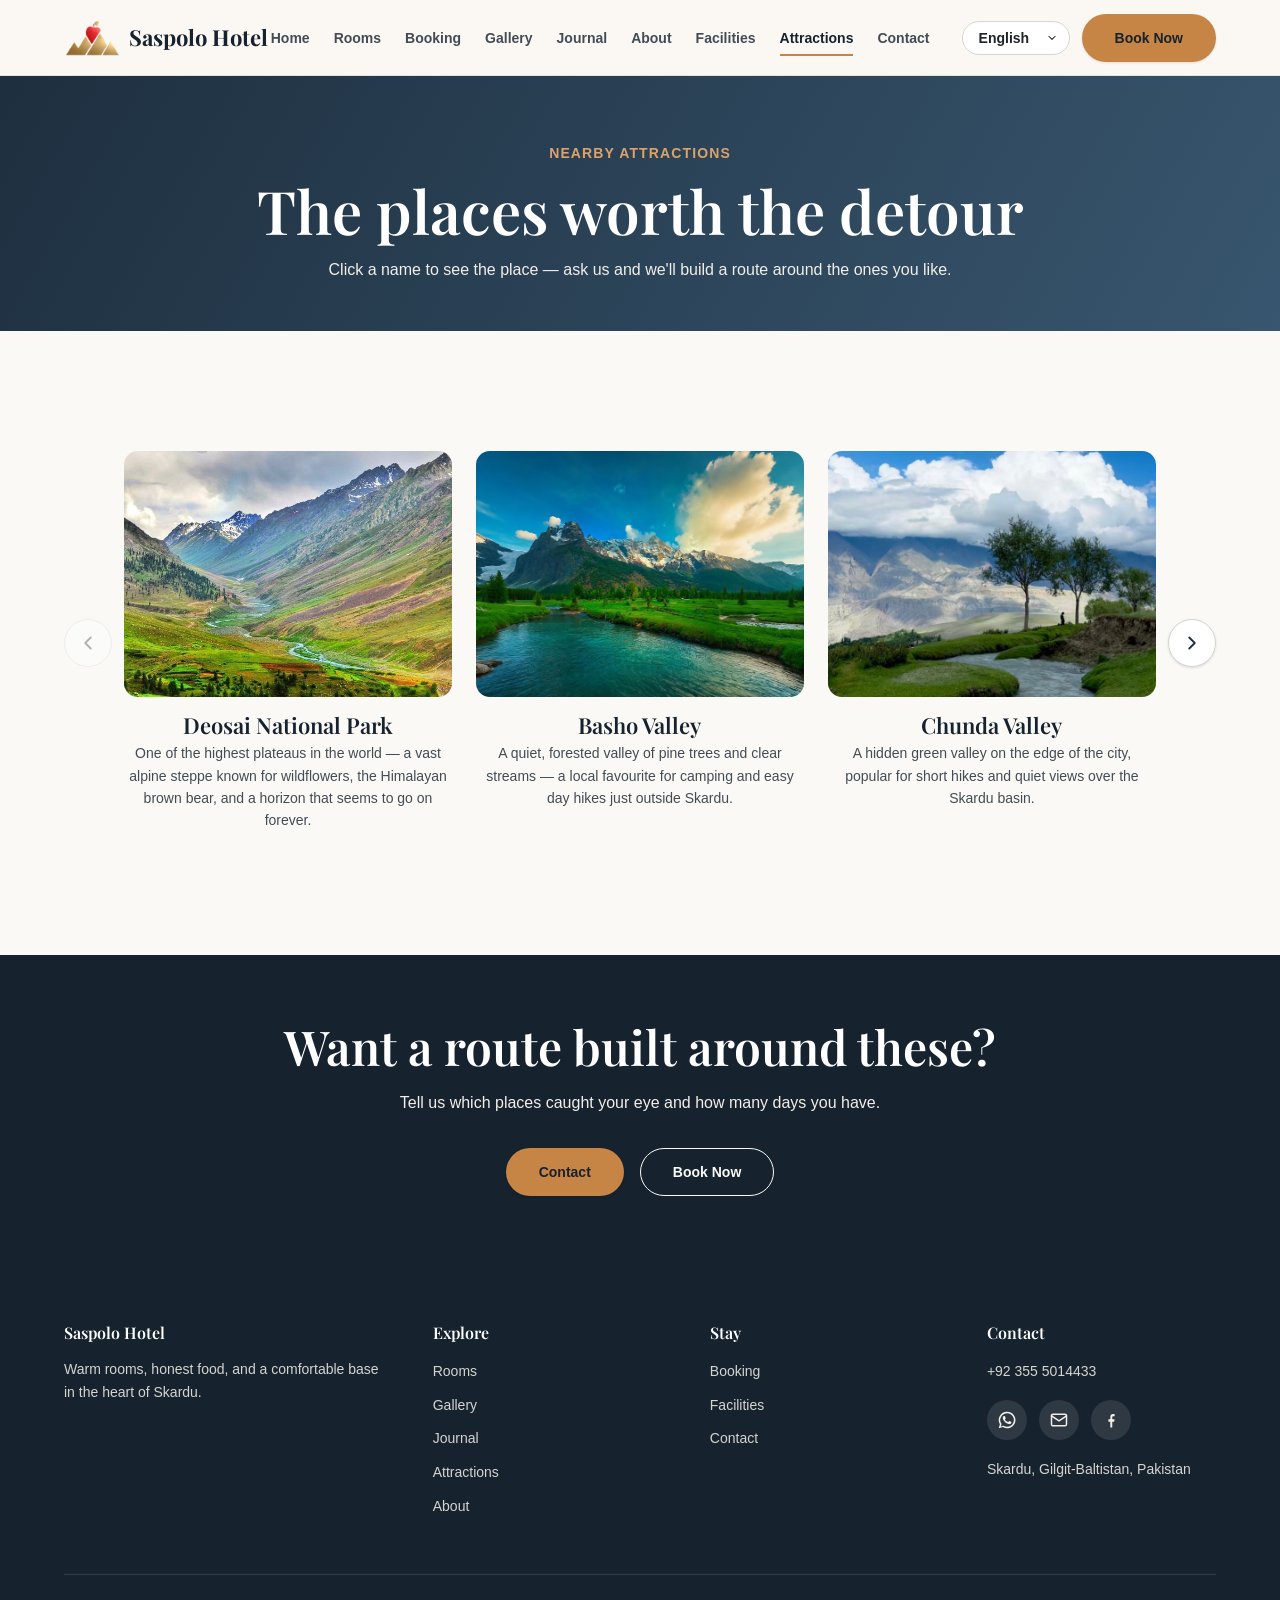
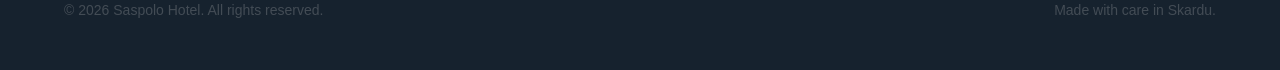
<file: attractions.html>
<!DOCTYPE html>
<html lang="en" dir="ltr">
<head>
<meta charset="UTF-8">
<meta name="viewport" content="width=device-width, initial-scale=1">
<title>Nearby Attractions — Saspolo Hotel | Skardu</title>
<meta name="description" content="Deosai National Park, Basho Valley, Shangrila Resort, Upper Kachura Lake, Chaqchan Mosque and more — places worth visiting near Skardu, Gilgit-Baltistan.">
<link rel="canonical" href="https://hotelsaspolo.com/attractions.html">
<meta property="og:type" content="website">
<meta property="og:site_name" content="Saspolo Hotel">
<meta property="og:title" content="Nearby Attractions — Saspolo Hotel | Skardu">
<meta property="og:description" content="Deosai National Park, Basho Valley, Shangrila Resort, Upper Kachura Lake and more — the places worth visiting near Skardu, Gilgit-Baltistan.">
<meta property="og:image" content="https://hotelsaspolo.com/assets/images/og/og-default.jpg">
<meta property="og:url" content="https://hotelsaspolo.com/attractions.html">
<meta property="og:locale" content="en_PK">
<meta name="twitter:card" content="summary_large_image">
<meta name="twitter:title" content="Nearby Attractions — Saspolo Hotel | Skardu">
<meta name="twitter:description" content="Deosai National Park, Basho Valley, Shangrila Resort, Upper Kachura Lake and more — the places worth visiting near Skardu, Gilgit-Baltistan.">
<meta name="twitter:image" content="https://hotelsaspolo.com/assets/images/og/og-default.jpg">
<script type="application/ld+json">
{
  "@context": "https://schema.org",
  "@graph": [
    { "@type": "TouristAttraction", "name": "Deosai National Park", "description": "One of the highest plateaus in the world, known for wildflowers and the Himalayan brown bear.", "image": "https://hotelsaspolo.com/assets/images/attractions/deosai-national-park.jpg", "address": { "@type": "PostalAddress", "addressRegion": "Gilgit-Baltistan", "addressCountry": "PK" } },
    { "@type": "TouristAttraction", "name": "Basho Valley", "description": "A quiet, forested valley of pine trees and clear streams near Skardu.", "image": "https://hotelsaspolo.com/assets/images/attractions/basho-valley.jpg", "address": { "@type": "PostalAddress", "addressRegion": "Gilgit-Baltistan", "addressCountry": "PK" } },
    { "@type": "TouristAttraction", "name": "Chunda Valley", "description": "A hidden green valley on the edge of Skardu popular for short hikes.", "image": "https://hotelsaspolo.com/assets/images/attractions/chunda-valley.jpg", "address": { "@type": "PostalAddress", "addressRegion": "Gilgit-Baltistan", "addressCountry": "PK" } },
    { "@type": "TouristAttraction", "name": "Katpana & Sarfaranga Cold Deserts", "description": "High-altitude sand dunes framed by snow-capped peaks.", "image": "https://hotelsaspolo.com/assets/images/attractions/katpana-sarfaranga-cold-deserts.jpg", "address": { "@type": "PostalAddress", "addressRegion": "Gilgit-Baltistan", "addressCountry": "PK" } },
    { "@type": "TouristAttraction", "name": "Manthokha Waterfall", "description": "A dramatic waterfall in Kharmang district.", "image": "https://hotelsaspolo.com/assets/images/attractions/manthokha-waterfall.jpg", "address": { "@type": "PostalAddress", "addressRegion": "Gilgit-Baltistan", "addressCountry": "PK" } },
    { "@type": "TouristAttraction", "name": "Kharphocho Fort", "description": "A centuries-old fort overlooking Skardu and the Indus River.", "image": "https://hotelsaspolo.com/assets/images/attractions/kharphocho-fort.jpg", "address": { "@type": "PostalAddress", "addressRegion": "Gilgit-Baltistan", "addressCountry": "PK" } },
    { "@type": "TouristAttraction", "name": "Manthal Buddha Rock", "description": "A carved seated Buddha rock, a trace of Baltistan's Buddhist history.", "image": "https://hotelsaspolo.com/assets/images/attractions/manthal-buddha-rock.jpg", "address": { "@type": "PostalAddress", "addressRegion": "Gilgit-Baltistan", "addressCountry": "PK" } },
    { "@type": "TouristAttraction", "name": "Marsur Rock", "description": "A striking natural rock formation near Skardu.", "image": "https://hotelsaspolo.com/assets/images/attractions/marsur-rock.jpg", "address": { "@type": "PostalAddress", "addressRegion": "Gilgit-Baltistan", "addressCountry": "PK" } },
    { "@type": "TouristAttraction", "name": "Shangrila Resort", "description": "A resort built around the turquoise waters of Lower Kachura Lake.", "image": "https://hotelsaspolo.com/assets/images/attractions/shangrila-resort.jpg", "address": { "@type": "PostalAddress", "addressRegion": "Gilgit-Baltistan", "addressCountry": "PK" } },
    { "@type": "TouristAttraction", "name": "Upper Kachura Lake", "description": "A calm, clear alpine lake ringed by pine forest near Skardu.", "image": "https://hotelsaspolo.com/assets/images/attractions/upper-kachura-lake.jpg", "address": { "@type": "PostalAddress", "addressRegion": "Gilgit-Baltistan", "addressCountry": "PK" } },
    { "@type": "TouristAttraction", "name": "Chaqchan Mosque", "description": "A 14th-century wooden mosque in Khaplu, famous for its intricately carved timber interior.", "image": "https://hotelsaspolo.com/assets/images/attractions/chaqchan-mosque.jpg", "address": { "@type": "PostalAddress", "addressRegion": "Gilgit-Baltistan", "addressCountry": "PK" } },
    { "@type": "TouristAttraction", "name": "Satpara Lake", "description": "A deep turquoise lake just south of Skardu, ringed by bare mountains.", "image": "https://hotelsaspolo.com/assets/images/attractions/satpara-lake.jpg", "address": { "@type": "PostalAddress", "addressRegion": "Gilgit-Baltistan", "addressCountry": "PK" } },
    { "@type": "TouristAttraction", "name": "Shigar Fort", "description": "A restored 17th-century fort-palace in Shigar Valley on the historic road toward K2.", "image": "https://hotelsaspolo.com/assets/images/attractions/shigar-fort.jpg", "address": { "@type": "PostalAddress", "addressRegion": "Gilgit-Baltistan", "addressCountry": "PK" } },
    { "@type": "TouristAttraction", "name": "Khaplu Palace", "description": "A royal palace from 1840, restored as a heritage site of Balti architecture.", "image": "https://hotelsaspolo.com/assets/images/attractions/khaplu-palace.jpg", "address": { "@type": "PostalAddress", "addressRegion": "Gilgit-Baltistan", "addressCountry": "PK" } }
  ]
}
</script>
<link rel="icon" type="image/png" href="assets/images/favicon.png">
<link rel="apple-touch-icon" href="assets/images/apple-touch-icon.png">
<meta name="theme-color" content="#1e2f3f">
<link rel="preconnect" href="https://fonts.googleapis.com">
<link rel="preconnect" href="https://fonts.gstatic.com" crossorigin>
<link href="https://fonts.googleapis.com/css2?family=Playfair+Display:wght@500;600;700&display=swap" rel="stylesheet">
<link rel="stylesheet" href="assets/css/variables.css">
<link rel="stylesheet" href="assets/css/base.css">
<link rel="stylesheet" href="assets/css/layout.css">
<link rel="stylesheet" href="assets/css/components.css">
<link rel="stylesheet" href="assets/css/animations.css">
<link rel="stylesheet" href="assets/css/rtl.css">
</head>
<body>

<!-- SHARED:HEADER:START -->
<a class="skip-link" href="#main" data-i18n="common.skipToContent">Skip to content</a>
<header class="site-header" id="site-header">
  <div class="container">
    <a href="index.html" class="brand">
      <img class="brand-mark" src="assets/images/logo.png" alt="">
      <span data-i18n="common.siteName">Saspolo Hotel</span>
    </a>

    <nav class="main-nav" id="main-nav">
      <ul class="nav-list">
        <li><a href="index.html" data-i18n="nav.home">Home</a></li>
        <li><a href="rooms.html" data-i18n="nav.rooms">Rooms</a></li>
        <li><a href="booking.html" data-i18n="nav.booking">Booking</a></li>
        <li><a href="gallery.html" data-i18n="nav.gallery">Gallery</a></li>
        <li><a href="journal.html" data-i18n="nav.journal">Journal</a></li>
        <li><a href="about.html" data-i18n="nav.about">About</a></li>
        <li><a href="facilities.html" data-i18n="nav.facilities">Facilities</a></li>
        <li><a href="attractions.html" aria-current="page" data-i18n="nav.attractions">Attractions</a></li>
        <li><a href="contact.html" data-i18n="nav.contact">Contact</a></li>
      </ul>
      <div class="nav-actions">
        <select class="lang-select" id="lang-select" aria-label="Choose language">
          <option value="en">English</option>
          <option value="ur">اردو</option>
          <option value="pa">پنجابی</option>
          <option value="ps">پښتو</option>
          <option value="hi">हिन्दी</option>
          <option value="de">Deutsch</option>
          <option value="fr">Français</option>
          <option value="zh">中文</option>
          <option value="ar">العربية</option>
        </select>
        <a href="booking.html" class="btn btn-primary" data-i18n="common.bookNow">Book Now</a>
      </div>
    </nav>

    <button class="nav-toggle" id="nav-toggle" type="button" aria-expanded="false" aria-controls="main-nav" aria-label="Menu">
      <svg viewBox="0 0 24 24" fill="none" stroke="currentColor" stroke-width="2" stroke-linecap="round"><line x1="3" y1="6" x2="21" y2="6"></line><line x1="3" y1="12" x2="21" y2="12"></line><line x1="3" y1="18" x2="21" y2="18"></line></svg>
    </button>
  </div>
</header>
<!-- SHARED:HEADER:END -->

<main id="main">

  <section class="page-banner">
    <div class="container">
      <p class="eyebrow" data-i18n="attractionsPage.eyebrow">Nearby Attractions</p>
      <h1 data-i18n="attractionsPage.title">The places worth the detour</h1>
      <p class="page-banner-sub" data-i18n="attractionsPage.bannerSub">Swipe through the places worth visiting around Skardu — tell us your favourites and we'll build a route.</p>
    </div>
  </section>

  <section class="section">
    <div class="container">
      <div class="carousel" id="attractions-carousel">
        <button class="carousel-btn carousel-prev icon-flip" type="button" aria-label="Previous">
          <svg viewBox="0 0 24 24" fill="none" stroke="currentColor" stroke-width="2" stroke-linecap="round" stroke-linejoin="round"><path d="M15 18l-6-6 6-6"></path></svg>
        </button>
        <div class="carousel-viewport">
          <div class="carousel-track" id="carousel-track"></div>
        </div>
        <button class="carousel-btn carousel-next icon-flip" type="button" aria-label="Next">
          <svg viewBox="0 0 24 24" fill="none" stroke="currentColor" stroke-width="2" stroke-linecap="round" stroke-linejoin="round"><path d="M9 18l6-6-6-6"></path></svg>
        </button>
      </div>
    </div>
  </section>

  <section class="cta-band">
    <div class="container reveal">
      <h2 data-i18n="attractionsPage.ctaTitle">Want a route built around these?</h2>
      <p data-i18n="attractionsPage.ctaBody">Tell us which places caught your eye and how many days you have.</p>
      <div class="hero-actions" style="justify-content:center;">
        <a href="contact.html" class="btn btn-primary">
          <span data-i18n="nav.contact">Contact</span>
        </a>
        <a href="booking.html" class="btn btn-outline" data-i18n="common.bookNow">Book Now</a>
      </div>
    </div>
  </section>

</main>

<!-- SHARED:FOOTER:START -->
<footer class="site-footer">
  <div class="container">
    <div class="footer-grid">
      <div>
        <h4 data-i18n="common.siteName">Saspolo Hotel</h4>
        <p data-i18n="footer.blurb">Practical routes, comfortable stays, and unhurried days across Skardu and the valleys around it.</p>
      </div>
      <div>
        <h4 data-i18n="footer.explore">Explore</h4>
        <ul class="footer-links">
          <li><a href="rooms.html" data-i18n="nav.rooms">Rooms</a></li>
          <li><a href="gallery.html" data-i18n="nav.gallery">Gallery</a></li>
          <li><a href="journal.html" data-i18n="nav.journal">Journal</a></li>
          <li><a href="attractions.html" data-i18n="nav.attractions">Attractions</a></li>
          <li><a href="about.html" data-i18n="nav.about">About</a></li>
        </ul>
      </div>
      <div>
        <h4 data-i18n="footer.stay">Stay</h4>
        <ul class="footer-links">
          <li><a href="booking.html" data-i18n="nav.booking">Booking</a></li>
          <li><a href="facilities.html" data-i18n="nav.facilities">Facilities</a></li>
          <li><a href="contact.html" data-i18n="nav.contact">Contact</a></li>
        </ul>
      </div>
      <div>
        <h4 data-i18n="footer.contact">Contact</h4>
        <ul class="footer-links">
          <li><a href="tel:+923555014433" class="keep-ltr">+92 355 5014433</a></li>
          <li class="footer-social">
            <a href="https://wa.me/923555014433" target="_blank" rel="noopener" aria-label="WhatsApp" title="WhatsApp">
              <svg width="20" height="20" viewBox="0 0 24 24" fill="currentColor" aria-hidden="true"><path d="M12 2a10 10 0 00-8.5 15.2L2 22l4.9-1.5A10 10 0 1012 2zm0 18.2a8.2 8.2 0 01-4.2-1.2l-.3-.2-3 1 1-2.9-.2-.3A8.2 8.2 0 1112 20.2zm4.6-6.1c-.3-.1-1.5-.7-1.7-.8-.2-.1-.4-.1-.6.1-.2.3-.6.8-.8 1-.1.2-.3.2-.5.1a6.7 6.7 0 01-2-1.2 7.5 7.5 0 01-1.4-1.7c-.1-.3 0-.4.1-.5l.4-.5c.1-.2.2-.3.3-.5.1-.2 0-.4 0-.5l-.8-1.9c-.2-.5-.4-.4-.6-.4h-.5c-.2 0-.5.1-.7.3-.2.3-.9.9-.9 2.1s.9 2.4 1 2.6c.1.2 1.8 2.8 4.4 3.9.6.3 1.1.4 1.5.6.6.2 1.2.2 1.6.1.5-.1 1.5-.6 1.7-1.2.2-.6.2-1.1.2-1.2-.1-.1-.2-.2-.4-.3z"></path></svg>
            </a>
            <a href="https://mail.google.com/mail/?view=cm&amp;fs=1&amp;to=Karimi.mazahir@gmail.com" target="_blank" rel="noopener" aria-label="Email" title="Karimi.mazahir@gmail.com">
              <svg width="20" height="20" viewBox="0 0 24 24" fill="none" stroke="currentColor" stroke-width="1.8" stroke-linecap="round" stroke-linejoin="round" aria-hidden="true"><rect x="3" y="5" width="18" height="14" rx="2"></rect><path d="M3 7l9 6 9-6"></path></svg>
            </a>
            <a href="https://www.facebook.com/HotelSaspoloSkardu" target="_blank" rel="noopener" aria-label="Facebook" title="Facebook">
              <svg width="20" height="20" viewBox="0 0 24 24" fill="currentColor" aria-hidden="true"><path d="M13.5 21v-7h2.3l.4-3h-2.7V9.1c0-.9.3-1.5 1.6-1.5h1.2V4.9c-.2 0-1-.1-1.9-.1-1.9 0-3.2 1.2-3.2 3.3V11H8.9v3h2.3v7h2.3z"></path></svg>
            </a>
          </li>
          <li><a href="https://maps.app.goo.gl/Dnu6MF6ETTMuakKG8" target="_blank" rel="noopener" data-i18n="footer.location">Skardu, Gilgit-Baltistan, Pakistan</a></li>
        </ul>
      </div>
    </div>
    <div class="footer-bottom">
      <p>&copy; <span id="footer-year">2026</span> <span data-i18n="common.siteName">Saspolo Hotel</span>. <span data-i18n="footer.rights">All rights reserved.</span></p>
      <p data-i18n="footer.madeWith">Made with care in Skardu.</p>
    </div>
  </div>
</footer>
<!-- SHARED:FOOTER:END -->

<script src="assets/js/site-config.js"></script>
<script src="assets/js/data/attractions-data.js"></script>
<script src="assets/js/media-helpers.js"></script>
<script src="assets/js/attractions.js"></script>
<script src="assets/js/main.js"></script>
<script src="assets/js/i18n/en.js"></script>
<script src="assets/js/i18n/ur.js"></script>
<script src="assets/js/i18n/pa.js"></script>
<script src="assets/js/i18n/ps.js"></script>
<script src="assets/js/i18n/hi.js"></script>
<script src="assets/js/i18n/de.js"></script>
<script src="assets/js/i18n/fr.js"></script>
<script src="assets/js/i18n/zh.js"></script>
<script src="assets/js/i18n/ar.js"></script>
<script src="assets/js/i18n.js"></script>
</body>
</html>
</file>
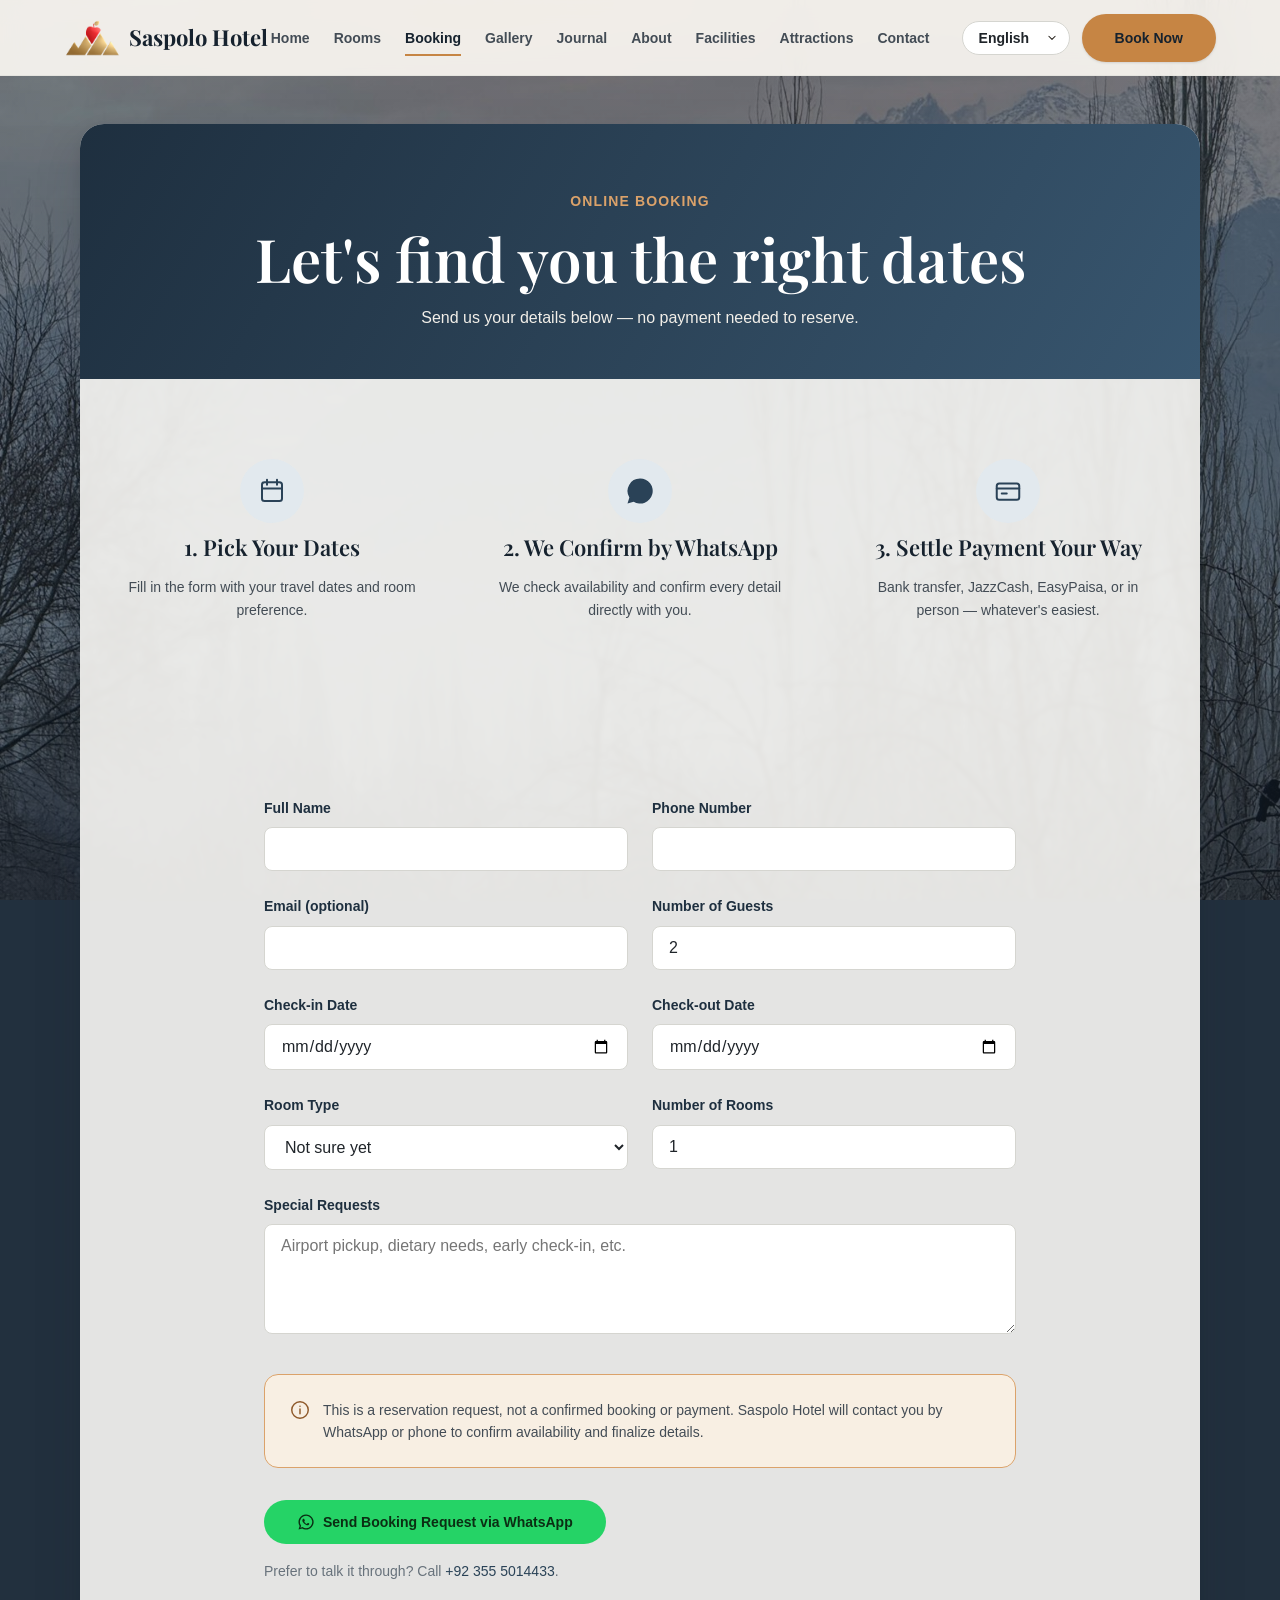
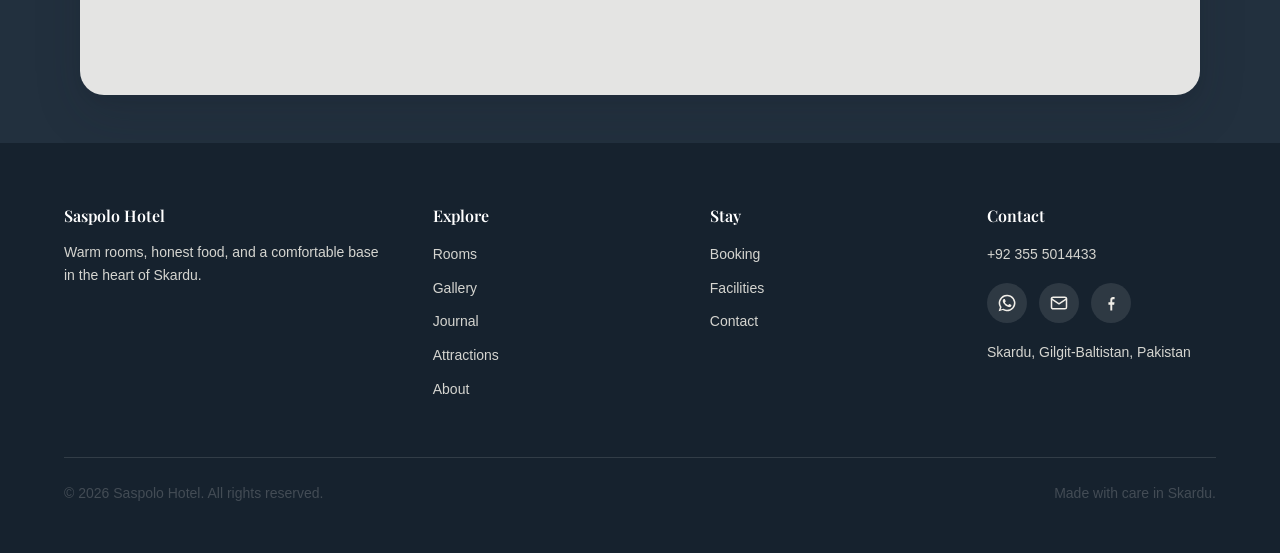
<file: booking.html>
<!DOCTYPE html>
<html lang="en" dir="ltr">
<head>
<meta charset="UTF-8">
<meta name="viewport" content="width=device-width, initial-scale=1">
<title>Book Your Stay — Saspolo Hotel | Skardu</title>
<meta name="description" content="Send a booking request to Saspolo Hotel in Skardu — pick your dates and room, and we'll confirm availability by WhatsApp or phone.">
<link rel="canonical" href="https://hotelsaspolo.com/booking.html">
<meta property="og:type" content="website">
<meta property="og:site_name" content="Saspolo Hotel">
<meta property="og:title" content="Book Your Stay — Saspolo Hotel | Skardu">
<meta property="og:description" content="Send a booking request to Saspolo Hotel in Skardu — pick your dates and room, and we'll confirm availability by WhatsApp or phone.">
<meta property="og:image" content="https://hotelsaspolo.com/assets/images/og/og-default.jpg">
<meta property="og:url" content="https://hotelsaspolo.com/booking.html">
<meta property="og:locale" content="en_PK">
<meta name="twitter:card" content="summary_large_image">
<meta name="twitter:title" content="Book Your Stay — Saspolo Hotel | Skardu">
<meta name="twitter:description" content="Send a booking request to Saspolo Hotel in Skardu — pick your dates and room, and we'll confirm availability by WhatsApp or phone.">
<meta name="twitter:image" content="https://hotelsaspolo.com/assets/images/og/og-default.jpg">
<link rel="icon" type="image/png" href="assets/images/favicon.png">
<link rel="apple-touch-icon" href="assets/images/apple-touch-icon.png">
<meta name="theme-color" content="#1e2f3f">
<link rel="preconnect" href="https://fonts.googleapis.com">
<link rel="preconnect" href="https://fonts.gstatic.com" crossorigin>
<link href="https://fonts.googleapis.com/css2?family=Playfair+Display:wght@500;600;700&display=swap" rel="stylesheet">
<link rel="preload" as="image" href="assets/images/backgrounds/booking.jpg" fetchpriority="high" media="(min-width: 701px)">
<link rel="preload" as="image" href="assets/images/backgrounds/booking-mobile.jpg" fetchpriority="high" media="(max-width: 700px)">
<style>@media (max-width: 700px) { body.page-bg { background-image: url("assets/images/backgrounds/booking-mobile.jpg") !important; } }</style>
<link rel="stylesheet" href="assets/css/variables.css">
<link rel="stylesheet" href="assets/css/base.css">
<link rel="stylesheet" href="assets/css/layout.css">
<link rel="stylesheet" href="assets/css/components.css">
<link rel="stylesheet" href="assets/css/animations.css">
<link rel="stylesheet" href="assets/css/rtl.css">
</head>
<body class="page-bg" style="background-image: url('assets/images/backgrounds/booking.jpg');">

<!-- SHARED:HEADER:START -->
<a class="skip-link" href="#main" data-i18n="common.skipToContent">Skip to content</a>
<header class="site-header" id="site-header">
  <div class="container">
    <a href="index.html" class="brand">
      <img class="brand-mark" src="assets/images/logo.png" alt="">
      <span data-i18n="common.siteName">Saspolo Hotel</span>
    </a>

    <nav class="main-nav" id="main-nav">
      <ul class="nav-list">
        <li><a href="index.html" data-i18n="nav.home">Home</a></li>
        <li><a href="rooms.html" data-i18n="nav.rooms">Rooms</a></li>
        <li><a href="booking.html" aria-current="page" data-i18n="nav.booking">Booking</a></li>
        <li><a href="gallery.html" data-i18n="nav.gallery">Gallery</a></li>
        <li><a href="journal.html" data-i18n="nav.journal">Journal</a></li>
        <li><a href="about.html" data-i18n="nav.about">About</a></li>
        <li><a href="facilities.html" data-i18n="nav.facilities">Facilities</a></li>
        <li><a href="attractions.html" data-i18n="nav.attractions">Attractions</a></li>
        <li><a href="contact.html" data-i18n="nav.contact">Contact</a></li>
      </ul>
      <div class="nav-actions">
        <select class="lang-select" id="lang-select" aria-label="Choose language">
          <option value="en">English</option>
          <option value="ur">اردو</option>
          <option value="pa">پنجابی</option>
          <option value="ps">پښتو</option>
          <option value="hi">हिन्दी</option>
          <option value="de">Deutsch</option>
          <option value="fr">Français</option>
          <option value="zh">中文</option>
          <option value="ar">العربية</option>
        </select>
        <a href="booking.html" class="btn btn-primary" data-i18n="common.bookNow">Book Now</a>
      </div>
    </nav>

    <button class="nav-toggle" id="nav-toggle" type="button" aria-expanded="false" aria-controls="main-nav" aria-label="Menu">
      <svg viewBox="0 0 24 24" fill="none" stroke="currentColor" stroke-width="2" stroke-linecap="round"><line x1="3" y1="6" x2="21" y2="6"></line><line x1="3" y1="12" x2="21" y2="12"></line><line x1="3" y1="18" x2="21" y2="18"></line></svg>
    </button>
  </div>
</header>
<!-- SHARED:HEADER:END -->

<main id="main">

  <section class="page-banner">
    <div class="container">
      <p class="eyebrow" data-i18n="bookingPage.eyebrow">Online Booking</p>
      <h1 data-i18n="bookingPage.title">Let's find you the right dates</h1>
      <p class="page-banner-sub" data-i18n="bookingPage.bannerSub">Send us your details below — no payment needed to reserve.</p>
    </div>
  </section>

  <section class="section-tight section">
    <div class="container">
      <div class="grid grid-3">
        <div class="icon-tile reveal">
          <div class="icon-wrap">
            <svg viewBox="0 0 24 24" fill="none" stroke="currentColor" stroke-width="1.6" stroke-linecap="round" stroke-linejoin="round"><rect x="4" y="5" width="16" height="15" rx="2"></rect><path d="M8 3v4M16 3v4M4 10h16"></path></svg>
          </div>
          <h4 data-i18n="bookingPage.step1Title">1. Pick Your Dates</h4>
          <p data-i18n="bookingPage.step1Body">Fill in the form with your travel dates and room preference.</p>
        </div>
        <div class="icon-tile reveal reveal-delay-1">
          <div class="icon-wrap">
            <svg viewBox="0 0 24 24" fill="currentColor"><path d="M12 2a10 10 0 00-8.5 15.2L2 22l4.9-1.5A10 10 0 1012 2z"></path></svg>
          </div>
          <h4 data-i18n="bookingPage.step2Title">2. We Confirm by WhatsApp</h4>
          <p data-i18n="bookingPage.step2Body">We check availability and confirm every detail directly with you.</p>
        </div>
        <div class="icon-tile reveal reveal-delay-2">
          <div class="icon-wrap">
            <svg viewBox="0 0 24 24" fill="none" stroke="currentColor" stroke-width="1.6" stroke-linecap="round" stroke-linejoin="round"><rect x="3" y="6" width="18" height="13" rx="2"></rect><path d="M3 10h18"></path><path d="M7 14h4"></path></svg>
          </div>
          <h4 data-i18n="bookingPage.step3Title">3. Settle Payment Your Way</h4>
          <p data-i18n="bookingPage.step3Body">Bank transfer, JazzCash, EasyPaisa, or in person — whatever's easiest.</p>
        </div>
      </div>
    </div>
  </section>

  <section class="section">
    <div class="container" style="max-width: 800px;">
      <form id="booking-form" class="reveal" novalidate>
        <div class="form-grid">
          <div class="form-field">
            <label for="bf-name" data-i18n="booking.nameLabel">Full Name</label>
            <input type="text" id="bf-name" name="name" required autocomplete="name">
            <p class="field-error" data-i18n="booking.nameError">Please enter your name.</p>
          </div>
          <div class="form-field">
            <label for="bf-phone" data-i18n="booking.phoneLabel">Phone Number</label>
            <input type="tel" id="bf-phone" name="phone" required autocomplete="tel">
            <p class="field-error" data-i18n="booking.phoneError">Please enter a phone number.</p>
          </div>

          <div class="form-field">
            <label for="bf-email" data-i18n="booking.emailLabel">Email (optional)</label>
            <input type="email" id="bf-email" name="email" autocomplete="email">
          </div>
          <div class="form-field">
            <label for="bf-guests" data-i18n="booking.guestsLabel">Number of Guests</label>
            <input type="number" id="bf-guests" name="guests" min="1" max="20" required value="2">
            <p class="field-error" data-i18n="booking.guestsError">Please enter at least 1 guest.</p>
          </div>

          <div class="form-field">
            <label for="bf-checkin" data-i18n="booking.checkinLabel">Check-in Date</label>
            <input type="date" id="bf-checkin" name="checkin" required>
            <p class="field-error" data-i18n="booking.checkinError">Please choose a check-in date.</p>
          </div>
          <div class="form-field">
            <label for="bf-checkout" data-i18n="booking.checkoutLabel">Check-out Date</label>
            <input type="date" id="bf-checkout" name="checkout" required>
            <p class="field-error" data-i18n="booking.checkoutError">Check-out must be after check-in.</p>
          </div>

          <div class="form-field">
            <label for="bf-room" data-i18n="booking.roomLabel">Room Type</label>
            <select id="bf-room" name="room">
              <option value="" data-i18n="booking.roomPlaceholder">Not sure yet</option>
            </select>
          </div>
          <div class="form-field">
            <label for="bf-rooms" data-i18n="booking.roomsCountLabel">Number of Rooms</label>
            <input type="number" id="bf-rooms" name="rooms" min="1" max="10" value="1">
          </div>

          <div class="form-field form-field-full">
            <label for="bf-notes" data-i18n="booking.notesLabel">Special Requests</label>
            <textarea id="bf-notes" name="notes" placeholder="Airport pickup, dietary needs, early check-in, etc."></textarea>
          </div>
        </div>

        <div class="disclaimer-box" style="margin-block: var(--space-6);">
          <svg viewBox="0 0 24 24" fill="none" stroke="currentColor" stroke-width="1.6" stroke-linecap="round" stroke-linejoin="round"><circle cx="12" cy="12" r="9"></circle><path d="M12 8h.01M12 11v5"></path></svg>
          <p style="margin:0;" data-i18n="booking.disclaimer">This is a reservation request, not a confirmed booking or payment. Saspolo Hotel will contact you by WhatsApp or phone to confirm availability and finalize details.</p>
        </div>

        <div class="form-actions">
          <button type="submit" class="btn btn-whatsapp">
            <svg viewBox="0 0 24 24" fill="currentColor"><path d="M12 2a10 10 0 00-8.5 15.2L2 22l4.9-1.5A10 10 0 1012 2zm0 18.2a8.2 8.2 0 01-4.2-1.2l-.3-.2-3 1 1-2.9-.2-.3A8.2 8.2 0 1112 20.2zm4.5-6.1c-.2-.1-1.4-.7-1.7-.8-.2-.1-.4-.1-.6.1-.2.2-.6.8-.8 1-.1.2-.3.2-.5.1-.2-.1-1-.4-1.9-1.2-.7-.6-1.2-1.4-1.3-1.6-.1-.2 0-.4.1-.5l.4-.4c.1-.1.2-.3.2-.4.1-.2 0-.3 0-.4-.1-.1-.6-1.4-.8-1.9-.2-.5-.4-.4-.6-.4h-.5c-.2 0-.4.1-.6.3-.2.2-.8.8-.8 1.9 0 1.1.8 2.2.9 2.4.1.2 1.6 2.4 3.8 3.4.5.2.9.4 1.3.5.5.2 1 .1 1.4.1.4-.1 1.4-.6 1.6-1.1.2-.5.2-1 .1-1.1-.1-.1-.2-.2-.5-.3z"></path></svg>
            <span data-i18n="booking.sendWhatsapp">Send Booking Request via WhatsApp</span>
          </button>
        </div>
        <p style="margin-top: var(--space-4); font-size: var(--fs-sm); color: var(--color-ink-500);" data-i18n="booking.callInstead">Prefer to talk it through? Call <a href='tel:+923555014433' class='keep-ltr'>+92 355 5014433</a>.</p>
      </form>
    </div>
  </section>

</main>

<!-- SHARED:FOOTER:START -->
<footer class="site-footer">
  <div class="container">
    <div class="footer-grid">
      <div>
        <h4 data-i18n="common.siteName">Saspolo Hotel</h4>
        <p data-i18n="footer.blurb">Practical routes, comfortable stays, and unhurried days across Skardu and the valleys around it.</p>
      </div>
      <div>
        <h4 data-i18n="footer.explore">Explore</h4>
        <ul class="footer-links">
          <li><a href="rooms.html" data-i18n="nav.rooms">Rooms</a></li>
          <li><a href="gallery.html" data-i18n="nav.gallery">Gallery</a></li>
          <li><a href="journal.html" data-i18n="nav.journal">Journal</a></li>
          <li><a href="attractions.html" data-i18n="nav.attractions">Attractions</a></li>
          <li><a href="about.html" data-i18n="nav.about">About</a></li>
        </ul>
      </div>
      <div>
        <h4 data-i18n="footer.stay">Stay</h4>
        <ul class="footer-links">
          <li><a href="booking.html" data-i18n="nav.booking">Booking</a></li>
          <li><a href="facilities.html" data-i18n="nav.facilities">Facilities</a></li>
          <li><a href="contact.html" data-i18n="nav.contact">Contact</a></li>
        </ul>
      </div>
      <div>
        <h4 data-i18n="footer.contact">Contact</h4>
        <ul class="footer-links">
          <li><a href="tel:+923555014433" class="keep-ltr">+92 355 5014433</a></li>
          <li class="footer-social">
            <a href="https://wa.me/923555014433" target="_blank" rel="noopener" aria-label="WhatsApp" title="WhatsApp">
              <svg width="20" height="20" viewBox="0 0 24 24" fill="currentColor" aria-hidden="true"><path d="M12 2a10 10 0 00-8.5 15.2L2 22l4.9-1.5A10 10 0 1012 2zm0 18.2a8.2 8.2 0 01-4.2-1.2l-.3-.2-3 1 1-2.9-.2-.3A8.2 8.2 0 1112 20.2zm4.6-6.1c-.3-.1-1.5-.7-1.7-.8-.2-.1-.4-.1-.6.1-.2.3-.6.8-.8 1-.1.2-.3.2-.5.1a6.7 6.7 0 01-2-1.2 7.5 7.5 0 01-1.4-1.7c-.1-.3 0-.4.1-.5l.4-.5c.1-.2.2-.3.3-.5.1-.2 0-.4 0-.5l-.8-1.9c-.2-.5-.4-.4-.6-.4h-.5c-.2 0-.5.1-.7.3-.2.3-.9.9-.9 2.1s.9 2.4 1 2.6c.1.2 1.8 2.8 4.4 3.9.6.3 1.1.4 1.5.6.6.2 1.2.2 1.6.1.5-.1 1.5-.6 1.7-1.2.2-.6.2-1.1.2-1.2-.1-.1-.2-.2-.4-.3z"></path></svg>
            </a>
            <a href="https://mail.google.com/mail/?view=cm&amp;fs=1&amp;to=Karimi.mazahir@gmail.com" target="_blank" rel="noopener" aria-label="Email" title="Karimi.mazahir@gmail.com">
              <svg width="20" height="20" viewBox="0 0 24 24" fill="none" stroke="currentColor" stroke-width="1.8" stroke-linecap="round" stroke-linejoin="round" aria-hidden="true"><rect x="3" y="5" width="18" height="14" rx="2"></rect><path d="M3 7l9 6 9-6"></path></svg>
            </a>
            <a href="https://www.facebook.com/HotelSaspoloSkardu" target="_blank" rel="noopener" aria-label="Facebook" title="Facebook">
              <svg width="20" height="20" viewBox="0 0 24 24" fill="currentColor" aria-hidden="true"><path d="M13.5 21v-7h2.3l.4-3h-2.7V9.1c0-.9.3-1.5 1.6-1.5h1.2V4.9c-.2 0-1-.1-1.9-.1-1.9 0-3.2 1.2-3.2 3.3V11H8.9v3h2.3v7h2.3z"></path></svg>
            </a>
          </li>
          <li><a href="https://maps.app.goo.gl/Dnu6MF6ETTMuakKG8" target="_blank" rel="noopener" data-i18n="footer.location">Skardu, Gilgit-Baltistan, Pakistan</a></li>
        </ul>
      </div>
    </div>
    <div class="footer-bottom">
      <p>&copy; <span id="footer-year">2026</span> <span data-i18n="common.siteName">Saspolo Hotel</span>. <span data-i18n="footer.rights">All rights reserved.</span></p>
      <p data-i18n="footer.madeWith">Made with care in Skardu.</p>
    </div>
  </div>
</footer>
<!-- SHARED:FOOTER:END -->

<script src="assets/js/site-config.js"></script>
<script src="assets/js/data/rooms-data.js"></script>
<script src="assets/js/booking.js"></script>
<script src="assets/js/main.js"></script>
<script src="assets/js/i18n/en.js"></script>
<script src="assets/js/i18n/ur.js"></script>
<script src="assets/js/i18n/pa.js"></script>
<script src="assets/js/i18n/ps.js"></script>
<script src="assets/js/i18n/hi.js"></script>
<script src="assets/js/i18n/de.js"></script>
<script src="assets/js/i18n/fr.js"></script>
<script src="assets/js/i18n/zh.js"></script>
<script src="assets/js/i18n/ar.js"></script>
<script src="assets/js/i18n.js"></script>
</body>
</html>
</file>
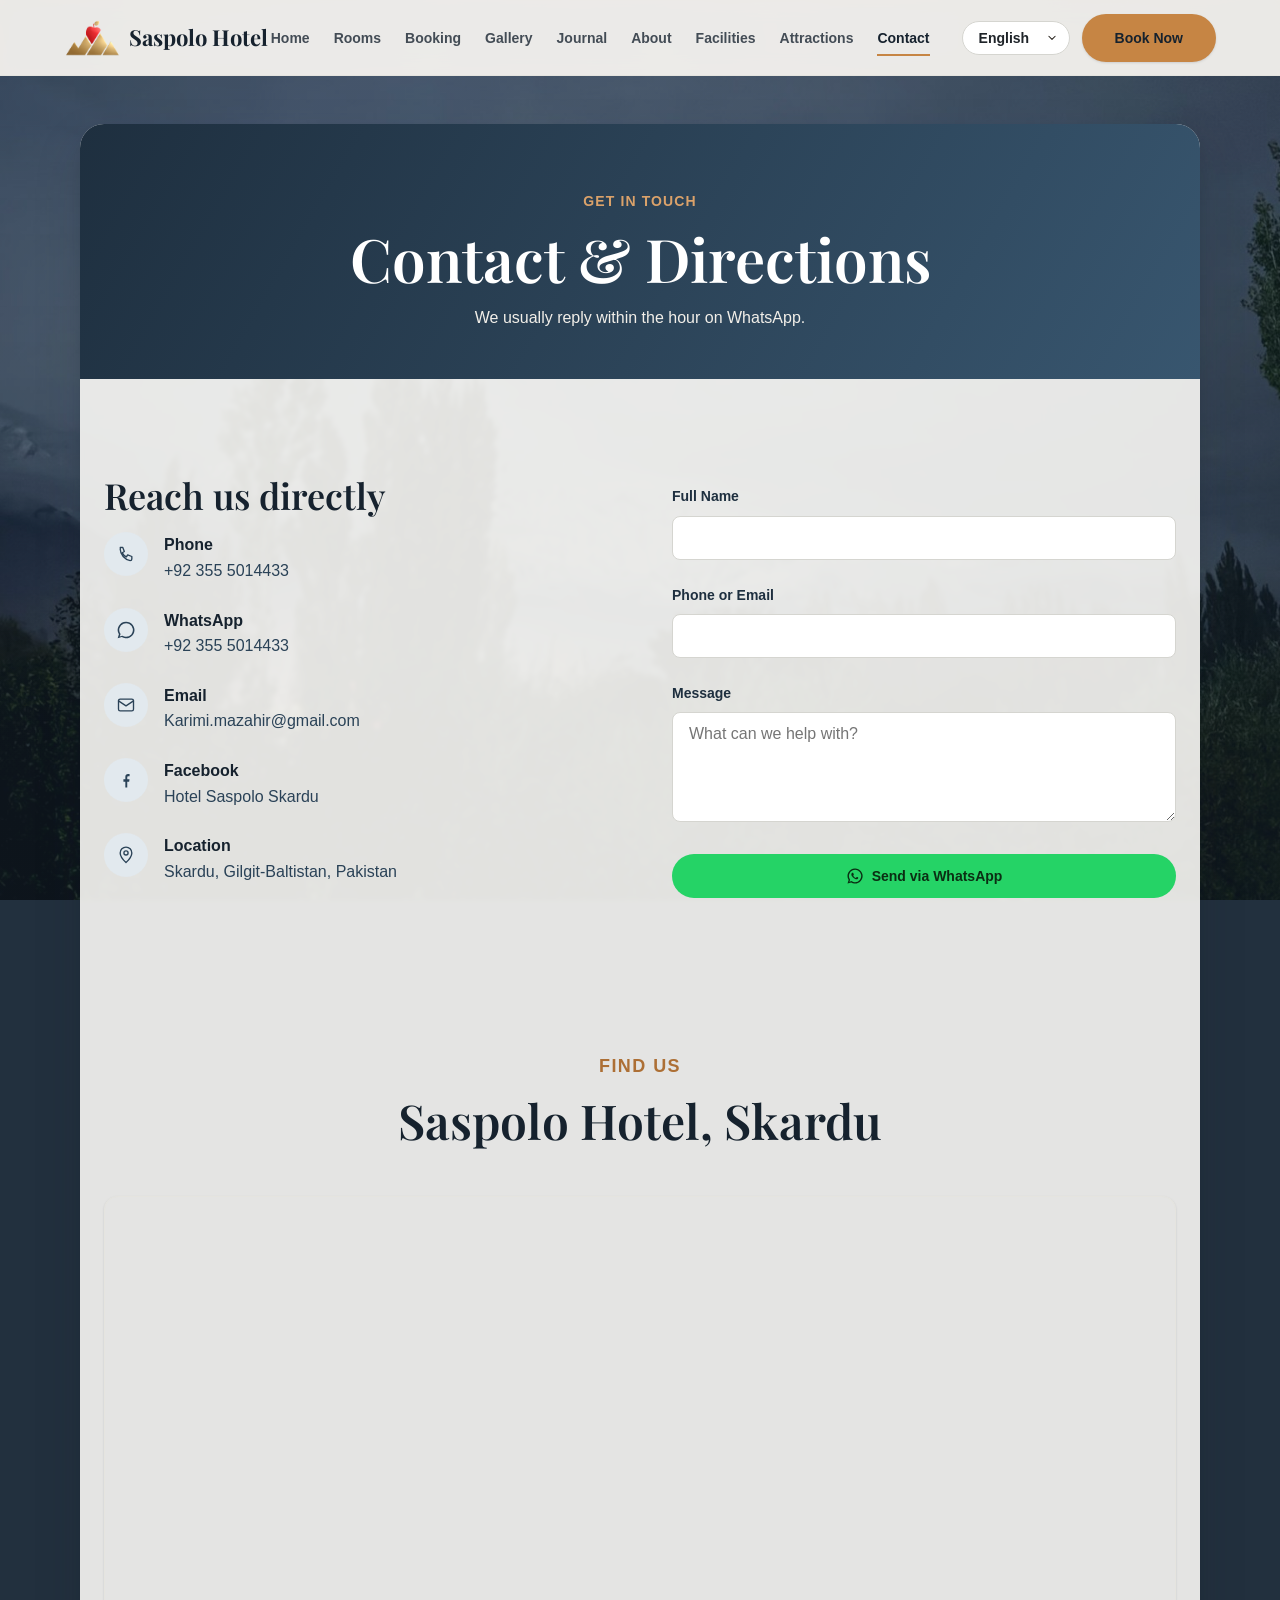
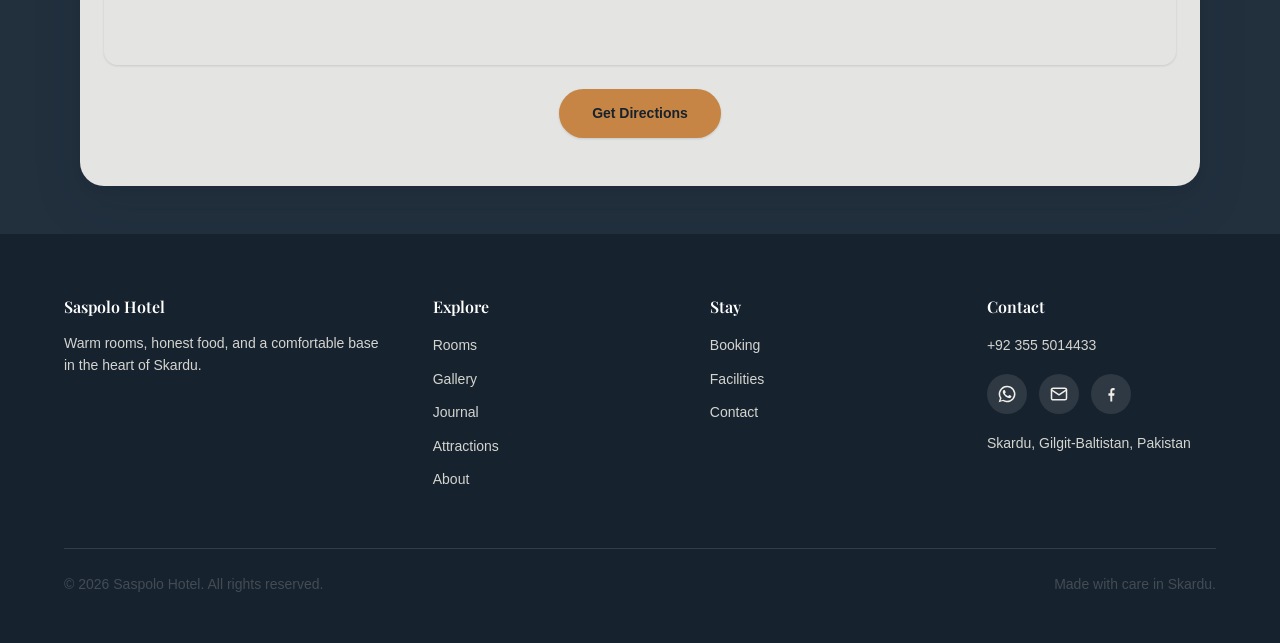
<file: contact.html>
<!DOCTYPE html>
<html lang="en" dir="ltr">
<head>
<meta charset="UTF-8">
<meta name="viewport" content="width=device-width, initial-scale=1">
<title>Contact &amp; Directions — Saspolo Hotel | Skardu</title>
<meta name="description" content="Contact Saspolo Hotel in Skardu, Gilgit-Baltistan — call or WhatsApp +92 355 5014433, find us on the map, and get directions to the hotel.">
<link rel="canonical" href="https://hotelsaspolo.com/contact.html">
<meta property="og:type" content="website">
<meta property="og:site_name" content="Saspolo Hotel">
<meta property="og:title" content="Contact &amp; Directions — Saspolo Hotel | Skardu">
<meta property="og:description" content="Contact Saspolo Hotel in Skardu, Gilgit-Baltistan — call or WhatsApp +92 355 5014433, find us on the map, and get directions to the hotel.">
<meta property="og:image" content="https://hotelsaspolo.com/assets/images/og/og-default.jpg">
<meta property="og:url" content="https://hotelsaspolo.com/contact.html">
<meta property="og:locale" content="en_PK">
<meta name="twitter:card" content="summary_large_image">
<meta name="twitter:title" content="Contact &amp; Directions — Saspolo Hotel | Skardu">
<meta name="twitter:description" content="Contact Saspolo Hotel in Skardu, Gilgit-Baltistan — call or WhatsApp +92 355 5014433, find us on the map, and get directions to the hotel.">
<meta name="twitter:image" content="https://hotelsaspolo.com/assets/images/og/og-default.jpg">
<script type="application/ld+json">
{
  "@context": "https://schema.org",
  "@type": "Hotel",
  "name": "Saspolo Hotel",
  "telephone": "+92-355-5014433",
  "email": "Karimi.mazahir@gmail.com",
  "sameAs": ["https://www.facebook.com/HotelSaspoloSkardu"],
  "address": {
    "@type": "PostalAddress",
    "addressLocality": "Skardu",
    "addressRegion": "Gilgit-Baltistan",
    "addressCountry": "PK"
  },
  "geo": {
    "@type": "GeoCoordinates",
    "latitude": 35.2900158,
    "longitude": 75.6198522
  },
  "hasMap": "https://maps.app.goo.gl/Dnu6MF6ETTMuakKG8",
  "url": "https://hotelsaspolo.com/contact.html"
}
</script>
<link rel="icon" type="image/png" href="assets/images/favicon.png">
<link rel="apple-touch-icon" href="assets/images/apple-touch-icon.png">
<meta name="theme-color" content="#1e2f3f">
<link rel="preconnect" href="https://fonts.googleapis.com">
<link rel="preconnect" href="https://fonts.gstatic.com" crossorigin>
<link href="https://fonts.googleapis.com/css2?family=Playfair+Display:wght@500;600;700&display=swap" rel="stylesheet">
<link rel="preload" as="image" href="assets/images/backgrounds/contact.jpg" fetchpriority="high" media="(min-width: 701px)">
<link rel="preload" as="image" href="assets/images/backgrounds/contact-mobile.jpg" fetchpriority="high" media="(max-width: 700px)">
<style>@media (max-width: 700px) { body.page-bg { background-image: url("assets/images/backgrounds/contact-mobile.jpg") !important; } }</style>
<link rel="stylesheet" href="assets/css/variables.css">
<link rel="stylesheet" href="assets/css/base.css">
<link rel="stylesheet" href="assets/css/layout.css">
<link rel="stylesheet" href="assets/css/components.css">
<link rel="stylesheet" href="assets/css/animations.css">
<link rel="stylesheet" href="assets/css/rtl.css">
</head>
<body class="page-bg" style="background-image: url('assets/images/backgrounds/contact.jpg');">

<!-- SHARED:HEADER:START -->
<a class="skip-link" href="#main" data-i18n="common.skipToContent">Skip to content</a>
<header class="site-header" id="site-header">
  <div class="container">
    <a href="index.html" class="brand">
      <img class="brand-mark" src="assets/images/logo.png" alt="">
      <span data-i18n="common.siteName">Saspolo Hotel</span>
    </a>

    <nav class="main-nav" id="main-nav">
      <ul class="nav-list">
        <li><a href="index.html" data-i18n="nav.home">Home</a></li>
        <li><a href="rooms.html" data-i18n="nav.rooms">Rooms</a></li>
        <li><a href="booking.html" data-i18n="nav.booking">Booking</a></li>
        <li><a href="gallery.html" data-i18n="nav.gallery">Gallery</a></li>
        <li><a href="journal.html" data-i18n="nav.journal">Journal</a></li>
        <li><a href="about.html" data-i18n="nav.about">About</a></li>
        <li><a href="facilities.html" data-i18n="nav.facilities">Facilities</a></li>
        <li><a href="attractions.html" data-i18n="nav.attractions">Attractions</a></li>
        <li><a href="contact.html" aria-current="page" data-i18n="nav.contact">Contact</a></li>
      </ul>
      <div class="nav-actions">
        <select class="lang-select" id="lang-select" aria-label="Choose language">
          <option value="en">English</option>
          <option value="ur">اردو</option>
          <option value="pa">پنجابی</option>
          <option value="ps">پښتو</option>
          <option value="hi">हिन्दी</option>
          <option value="de">Deutsch</option>
          <option value="fr">Français</option>
          <option value="zh">中文</option>
          <option value="ar">العربية</option>
        </select>
        <a href="booking.html" class="btn btn-primary" data-i18n="common.bookNow">Book Now</a>
      </div>
    </nav>

    <button class="nav-toggle" id="nav-toggle" type="button" aria-expanded="false" aria-controls="main-nav" aria-label="Menu">
      <svg viewBox="0 0 24 24" fill="none" stroke="currentColor" stroke-width="2" stroke-linecap="round"><line x1="3" y1="6" x2="21" y2="6"></line><line x1="3" y1="12" x2="21" y2="12"></line><line x1="3" y1="18" x2="21" y2="18"></line></svg>
    </button>
  </div>
</header>
<!-- SHARED:HEADER:END -->

<main id="main">

  <section class="page-banner">
    <div class="container">
      <p class="eyebrow" data-i18n="contactPage.eyebrow">Get in Touch</p>
      <h1 data-i18n="contactPage.title">Contact &amp; Directions</h1>
      <p class="page-banner-sub" data-i18n="contactPage.bannerSub">We usually reply within the hour on WhatsApp.</p>
    </div>
  </section>

  <section class="section">
    <div class="container">
      <div class="split">
        <div class="reveal">
          <h3 data-i18n="contactPage.infoTitle">Reach us directly</h3>

          <div class="contact-method">
            <div class="icon-wrap">
              <svg viewBox="0 0 24 24" fill="none" stroke="currentColor" stroke-width="1.6" stroke-linecap="round" stroke-linejoin="round"><path d="M5 4h3l2 5-2.5 1.5a11 11 0 005 5L14 13l5 2v3a2 2 0 01-2 2A15 15 0 015 6a2 2 0 012-2z"></path></svg>
            </div>
            <div>
              <p class="contact-label" data-i18n="contactPage.phoneLabel">Phone</p>
              <a href="tel:+923555014433" class="keep-ltr">+92 355 5014433</a>
            </div>
          </div>

          <div class="contact-method">
            <div class="icon-wrap">
              <svg viewBox="0 0 24 24" fill="currentColor"><path d="M12 2a10 10 0 00-8.5 15.2L2 22l4.9-1.5A10 10 0 1012 2zm0 18.2a8.2 8.2 0 01-4.2-1.2l-.3-.2-3 1 1-2.9-.2-.3A8.2 8.2 0 1112 20.2z"></path></svg>
            </div>
            <div>
              <p class="contact-label" data-i18n="contactPage.whatsappLabel">WhatsApp</p>
              <a href="https://wa.me/923555014433" target="_blank" rel="noopener" class="keep-ltr">+92 355 5014433</a>
            </div>
          </div>

          <div class="contact-method">
            <div class="icon-wrap">
              <svg viewBox="0 0 24 24" fill="none" stroke="currentColor" stroke-width="1.6" stroke-linecap="round" stroke-linejoin="round"><rect x="3" y="5" width="18" height="14" rx="2"></rect><path d="M3 7l9 6 9-6"></path></svg>
            </div>
            <div>
              <p class="contact-label" data-i18n="contactPage.emailLabel">Email</p>
              <a href="https://mail.google.com/mail/?view=cm&amp;fs=1&amp;to=Karimi.mazahir@gmail.com" target="_blank" rel="noopener" class="keep-ltr">Karimi.mazahir@gmail.com</a>
            </div>
          </div>

          <div class="contact-method">
            <div class="icon-wrap">
              <svg viewBox="0 0 24 24" fill="currentColor"><path d="M13.5 21v-7h2.3l.4-3h-2.7V9.1c0-.9.3-1.5 1.6-1.5h1.2V4.9c-.2 0-1-.1-1.9-.1-1.9 0-3.2 1.2-3.2 3.3V11H8.9v3h2.3v7h2.3z"></path></svg>
            </div>
            <div>
              <p class="contact-label" data-i18n="contactPage.facebookLabel">Facebook</p>
              <a href="https://www.facebook.com/HotelSaspoloSkardu" target="_blank" rel="noopener" class="keep-ltr">Hotel Saspolo Skardu</a>
            </div>
          </div>

          <div class="contact-method">
            <div class="icon-wrap">
              <svg viewBox="0 0 24 24" fill="none" stroke="currentColor" stroke-width="1.6" stroke-linecap="round" stroke-linejoin="round"><path d="M12 21s7-6.5 7-11.5a7 7 0 10-14 0C5 14.5 12 21 12 21z"></path><circle cx="12" cy="9.5" r="2.5"></circle></svg>
            </div>
            <div>
              <p class="contact-label" data-i18n="contactPage.locationLabel">Location</p>
              <a href="https://maps.app.goo.gl/Dnu6MF6ETTMuakKG8" target="_blank" rel="noopener" data-i18n="footer.location">Skardu, Gilgit-Baltistan, Pakistan</a>
            </div>
          </div>
        </div>

        <form id="contact-form" class="reveal reveal-delay-1" novalidate>
          <div class="form-field" style="margin-bottom: var(--space-5);">
            <label for="cf-name" data-i18n="contactPage.formNameLabel">Full Name</label>
            <input type="text" id="cf-name" name="name" required autocomplete="name">
            <p class="field-error" data-i18n="contactPage.formNameError">Please enter your name.</p>
          </div>
          <div class="form-field" style="margin-bottom: var(--space-5);">
            <label for="cf-contact" data-i18n="contactPage.formContactLabel">Phone or Email</label>
            <input type="text" id="cf-contact" name="contact" required>
            <p class="field-error" data-i18n="contactPage.formContactError">Please share a way to reach you.</p>
          </div>
          <div class="form-field" style="margin-bottom: var(--space-5);">
            <label for="cf-message" data-i18n="contactPage.formMessageLabel">Message</label>
            <textarea id="cf-message" name="message" required placeholder="What can we help with?"></textarea>
            <p class="field-error" data-i18n="contactPage.formMessageError">Please write a short message.</p>
          </div>
          <button type="submit" class="btn btn-whatsapp btn-block">
            <svg viewBox="0 0 24 24" fill="currentColor"><path d="M12 2a10 10 0 00-8.5 15.2L2 22l4.9-1.5A10 10 0 1012 2zm0 18.2a8.2 8.2 0 01-4.2-1.2l-.3-.2-3 1 1-2.9-.2-.3A8.2 8.2 0 1112 20.2zm4.5-6.1c-.2-.1-1.4-.7-1.7-.8-.2-.1-.4-.1-.6.1-.2.2-.6.8-.8 1-.1.2-.3.2-.5.1-.2-.1-1-.4-1.9-1.2-.7-.6-1.2-1.4-1.3-1.6-.1-.2 0-.4.1-.5l.4-.4c.1-.1.2-.3.2-.4.1-.2 0-.3 0-.4-.1-.1-.6-1.4-.8-1.9-.2-.5-.4-.4-.6-.4h-.5c-.2 0-.4.1-.6.3-.2.2-.8.8-.8 1.9 0 1.1.8 2.2.9 2.4.1.2 1.6 2.4 3.8 3.4.5.2.9.4 1.3.5.5.2 1 .1 1.4.1.4-.1 1.4-.6 1.6-1.1.2-.5.2-1 .1-1.1-.1-.1-.2-.2-.5-.3z"></path></svg>
            <span data-i18n="contactPage.formSubmit">Send via WhatsApp</span>
          </button>
        </form>
      </div>
    </div>
  </section>

  <section class="section-tight section">
    <div class="container">
      <div class="section-heading reveal">
        <p class="eyebrow" data-i18n="contactPage.mapEyebrow">Find Us</p>
        <h2 data-i18n="contactPage.mapTitle">Saspolo Hotel, Skardu</h2>
      </div>
      <div class="map-embed reveal">
        <iframe src="https://maps.google.com/maps?q=35.2900158,75.6198522&amp;z=16&amp;output=embed" title="Saspolo Hotel location on Google Maps" loading="lazy" referrerpolicy="no-referrer-when-downgrade" allowfullscreen></iframe>
      </div>
      <div style="text-align:center; margin-top: var(--space-5);">
        <a href="https://maps.app.goo.gl/Dnu6MF6ETTMuakKG8" target="_blank" rel="noopener" class="btn btn-primary" data-i18n="contactPage.directions">Get Directions</a>
      </div>
    </div>
  </section>

</main>

<!-- SHARED:FOOTER:START -->
<footer class="site-footer">
  <div class="container">
    <div class="footer-grid">
      <div>
        <h4 data-i18n="common.siteName">Saspolo Hotel</h4>
        <p data-i18n="footer.blurb">Practical routes, comfortable stays, and unhurried days across Skardu and the valleys around it.</p>
      </div>
      <div>
        <h4 data-i18n="footer.explore">Explore</h4>
        <ul class="footer-links">
          <li><a href="rooms.html" data-i18n="nav.rooms">Rooms</a></li>
          <li><a href="gallery.html" data-i18n="nav.gallery">Gallery</a></li>
          <li><a href="journal.html" data-i18n="nav.journal">Journal</a></li>
          <li><a href="attractions.html" data-i18n="nav.attractions">Attractions</a></li>
          <li><a href="about.html" data-i18n="nav.about">About</a></li>
        </ul>
      </div>
      <div>
        <h4 data-i18n="footer.stay">Stay</h4>
        <ul class="footer-links">
          <li><a href="booking.html" data-i18n="nav.booking">Booking</a></li>
          <li><a href="facilities.html" data-i18n="nav.facilities">Facilities</a></li>
          <li><a href="contact.html" data-i18n="nav.contact">Contact</a></li>
        </ul>
      </div>
      <div>
        <h4 data-i18n="footer.contact">Contact</h4>
        <ul class="footer-links">
          <li><a href="tel:+923555014433" class="keep-ltr">+92 355 5014433</a></li>
          <li class="footer-social">
            <a href="https://wa.me/923555014433" target="_blank" rel="noopener" aria-label="WhatsApp" title="WhatsApp">
              <svg width="20" height="20" viewBox="0 0 24 24" fill="currentColor" aria-hidden="true"><path d="M12 2a10 10 0 00-8.5 15.2L2 22l4.9-1.5A10 10 0 1012 2zm0 18.2a8.2 8.2 0 01-4.2-1.2l-.3-.2-3 1 1-2.9-.2-.3A8.2 8.2 0 1112 20.2zm4.6-6.1c-.3-.1-1.5-.7-1.7-.8-.2-.1-.4-.1-.6.1-.2.3-.6.8-.8 1-.1.2-.3.2-.5.1a6.7 6.7 0 01-2-1.2 7.5 7.5 0 01-1.4-1.7c-.1-.3 0-.4.1-.5l.4-.5c.1-.2.2-.3.3-.5.1-.2 0-.4 0-.5l-.8-1.9c-.2-.5-.4-.4-.6-.4h-.5c-.2 0-.5.1-.7.3-.2.3-.9.9-.9 2.1s.9 2.4 1 2.6c.1.2 1.8 2.8 4.4 3.9.6.3 1.1.4 1.5.6.6.2 1.2.2 1.6.1.5-.1 1.5-.6 1.7-1.2.2-.6.2-1.1.2-1.2-.1-.1-.2-.2-.4-.3z"></path></svg>
            </a>
            <a href="https://mail.google.com/mail/?view=cm&amp;fs=1&amp;to=Karimi.mazahir@gmail.com" target="_blank" rel="noopener" aria-label="Email" title="Karimi.mazahir@gmail.com">
              <svg width="20" height="20" viewBox="0 0 24 24" fill="none" stroke="currentColor" stroke-width="1.8" stroke-linecap="round" stroke-linejoin="round" aria-hidden="true"><rect x="3" y="5" width="18" height="14" rx="2"></rect><path d="M3 7l9 6 9-6"></path></svg>
            </a>
            <a href="https://www.facebook.com/HotelSaspoloSkardu" target="_blank" rel="noopener" aria-label="Facebook" title="Facebook">
              <svg width="20" height="20" viewBox="0 0 24 24" fill="currentColor" aria-hidden="true"><path d="M13.5 21v-7h2.3l.4-3h-2.7V9.1c0-.9.3-1.5 1.6-1.5h1.2V4.9c-.2 0-1-.1-1.9-.1-1.9 0-3.2 1.2-3.2 3.3V11H8.9v3h2.3v7h2.3z"></path></svg>
            </a>
          </li>
          <li><a href="https://maps.app.goo.gl/Dnu6MF6ETTMuakKG8" target="_blank" rel="noopener" data-i18n="footer.location">Skardu, Gilgit-Baltistan, Pakistan</a></li>
        </ul>
      </div>
    </div>
    <div class="footer-bottom">
      <p>&copy; <span id="footer-year">2026</span> <span data-i18n="common.siteName">Saspolo Hotel</span>. <span data-i18n="footer.rights">All rights reserved.</span></p>
      <p data-i18n="footer.madeWith">Made with care in Skardu.</p>
    </div>
  </div>
</footer>
<!-- SHARED:FOOTER:END -->

<script src="assets/js/site-config.js"></script>
<script src="assets/js/contact.js"></script>
<script src="assets/js/main.js"></script>
<script src="assets/js/i18n/en.js"></script>
<script src="assets/js/i18n/ur.js"></script>
<script src="assets/js/i18n/pa.js"></script>
<script src="assets/js/i18n/ps.js"></script>
<script src="assets/js/i18n/hi.js"></script>
<script src="assets/js/i18n/de.js"></script>
<script src="assets/js/i18n/fr.js"></script>
<script src="assets/js/i18n/zh.js"></script>
<script src="assets/js/i18n/ar.js"></script>
<script src="assets/js/i18n.js"></script>
</body>
</html>
</file>
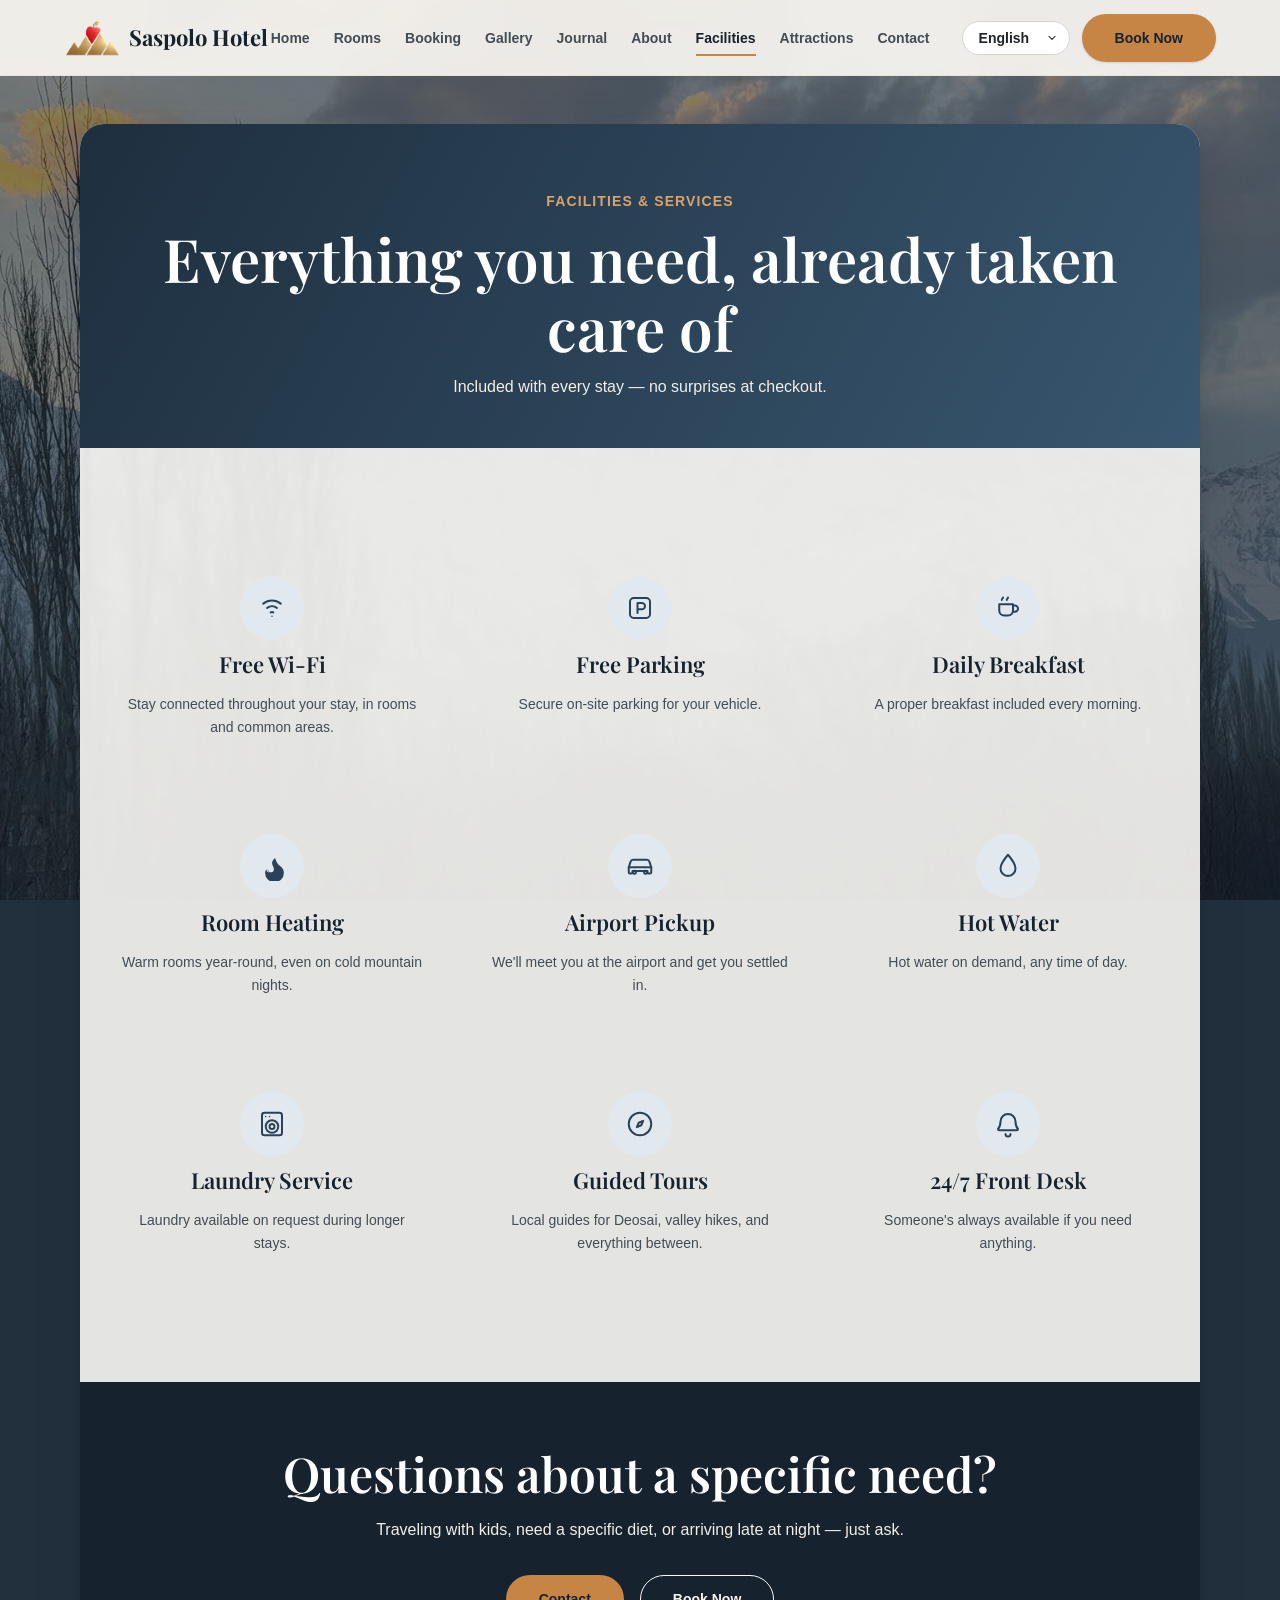
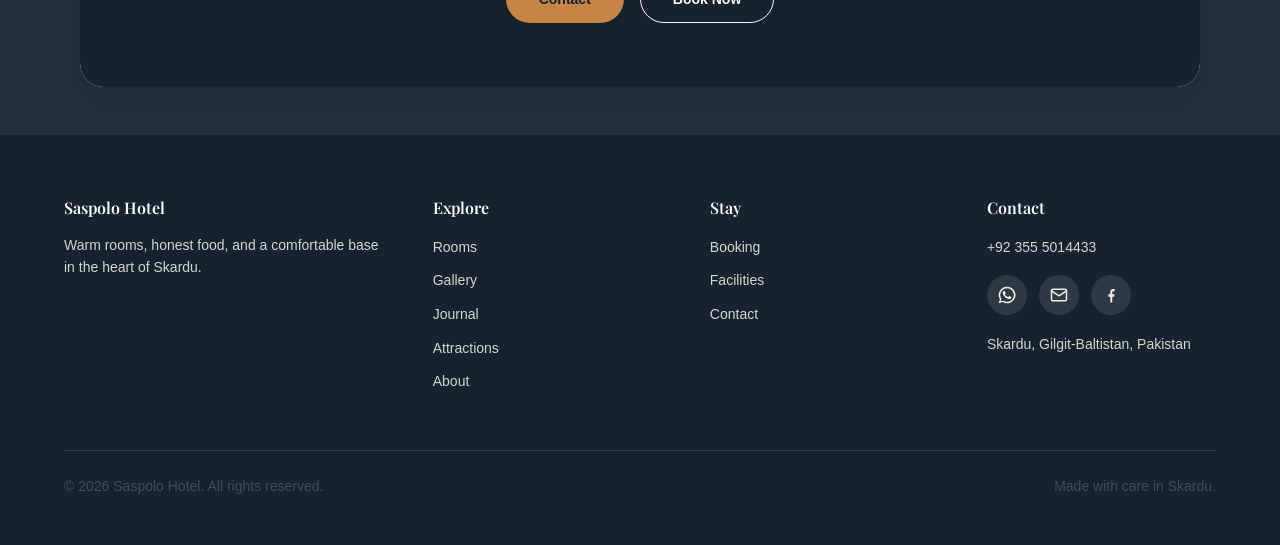
<file: facilities.html>
<!DOCTYPE html>
<html lang="en" dir="ltr">
<head>
<meta charset="UTF-8">
<meta name="viewport" content="width=device-width, initial-scale=1">
<title>Facilities &amp; Services — Saspolo Hotel | Skardu</title>
<meta name="description" content="Free Wi-Fi, parking, daily breakfast, room heating, airport pickup, and guided tours — everything included with your stay at Saspolo Hotel.">
<link rel="canonical" href="https://hotelsaspolo.com/facilities.html">
<meta property="og:type" content="website">
<meta property="og:site_name" content="Saspolo Hotel">
<meta property="og:title" content="Facilities & Services — Saspolo Hotel | Skardu">
<meta property="og:description" content="Free Wi-Fi, parking, daily breakfast, room heating, airport pickup, and guided tours — everything included with your stay at Saspolo Hotel.">
<meta property="og:image" content="https://hotelsaspolo.com/assets/images/og/og-default.jpg">
<meta property="og:url" content="https://hotelsaspolo.com/facilities.html">
<meta property="og:locale" content="en_PK">
<meta name="twitter:card" content="summary_large_image">
<meta name="twitter:title" content="Facilities & Services — Saspolo Hotel | Skardu">
<meta name="twitter:description" content="Free Wi-Fi, parking, daily breakfast, room heating, airport pickup, and guided tours — everything included with your stay at Saspolo Hotel.">
<meta name="twitter:image" content="https://hotelsaspolo.com/assets/images/og/og-default.jpg">
<link rel="icon" type="image/png" href="assets/images/favicon.png">
<link rel="apple-touch-icon" href="assets/images/apple-touch-icon.png">
<meta name="theme-color" content="#1e2f3f">
<link rel="preconnect" href="https://fonts.googleapis.com">
<link rel="preconnect" href="https://fonts.gstatic.com" crossorigin>
<link href="https://fonts.googleapis.com/css2?family=Playfair+Display:wght@500;600;700&display=swap" rel="stylesheet">
<link rel="preload" as="image" href="assets/images/backgrounds/facilities.jpg" fetchpriority="high" media="(min-width: 701px)">
<link rel="preload" as="image" href="assets/images/backgrounds/facilities-mobile.jpg" fetchpriority="high" media="(max-width: 700px)">
<style>@media (max-width: 700px) { body.page-bg { background-image: url("assets/images/backgrounds/facilities-mobile.jpg") !important; } }</style>
<link rel="stylesheet" href="assets/css/variables.css">
<link rel="stylesheet" href="assets/css/base.css">
<link rel="stylesheet" href="assets/css/layout.css">
<link rel="stylesheet" href="assets/css/components.css">
<link rel="stylesheet" href="assets/css/animations.css">
<link rel="stylesheet" href="assets/css/rtl.css">
</head>
<body class="page-bg" style="background-image: url('assets/images/backgrounds/facilities.jpg');">

<!-- SHARED:HEADER:START -->
<a class="skip-link" href="#main" data-i18n="common.skipToContent">Skip to content</a>
<header class="site-header" id="site-header">
  <div class="container">
    <a href="index.html" class="brand">
      <img class="brand-mark" src="assets/images/logo.png" alt="">
      <span data-i18n="common.siteName">Saspolo Hotel</span>
    </a>

    <nav class="main-nav" id="main-nav">
      <ul class="nav-list">
        <li><a href="index.html" data-i18n="nav.home">Home</a></li>
        <li><a href="rooms.html" data-i18n="nav.rooms">Rooms</a></li>
        <li><a href="booking.html" data-i18n="nav.booking">Booking</a></li>
        <li><a href="gallery.html" data-i18n="nav.gallery">Gallery</a></li>
        <li><a href="journal.html" data-i18n="nav.journal">Journal</a></li>
        <li><a href="about.html" data-i18n="nav.about">About</a></li>
        <li><a href="facilities.html" aria-current="page" data-i18n="nav.facilities">Facilities</a></li>
        <li><a href="attractions.html" data-i18n="nav.attractions">Attractions</a></li>
        <li><a href="contact.html" data-i18n="nav.contact">Contact</a></li>
      </ul>
      <div class="nav-actions">
        <select class="lang-select" id="lang-select" aria-label="Choose language">
          <option value="en">English</option>
          <option value="ur">اردو</option>
          <option value="pa">پنجابی</option>
          <option value="ps">پښتو</option>
          <option value="hi">हिन्दी</option>
          <option value="de">Deutsch</option>
          <option value="fr">Français</option>
          <option value="zh">中文</option>
          <option value="ar">العربية</option>
        </select>
        <a href="booking.html" class="btn btn-primary" data-i18n="common.bookNow">Book Now</a>
      </div>
    </nav>

    <button class="nav-toggle" id="nav-toggle" type="button" aria-expanded="false" aria-controls="main-nav" aria-label="Menu">
      <svg viewBox="0 0 24 24" fill="none" stroke="currentColor" stroke-width="2" stroke-linecap="round"><line x1="3" y1="6" x2="21" y2="6"></line><line x1="3" y1="12" x2="21" y2="12"></line><line x1="3" y1="18" x2="21" y2="18"></line></svg>
    </button>
  </div>
</header>
<!-- SHARED:HEADER:END -->

<main id="main">

  <section class="page-banner">
    <div class="container">
      <p class="eyebrow" data-i18n="facilitiesPage.eyebrow">Facilities &amp; Services</p>
      <h1 data-i18n="facilitiesPage.title">Everything you need, already taken care of</h1>
      <p class="page-banner-sub" data-i18n="facilitiesPage.bannerSub">Included with every stay — no surprises at checkout.</p>
    </div>
  </section>

  <section class="section">
    <div class="container">
      <div class="grid grid-3">

        <div class="icon-tile reveal">
          <div class="icon-wrap">
            <svg viewBox="0 0 24 24" fill="none" stroke="currentColor" stroke-width="1.6" stroke-linecap="round" stroke-linejoin="round"><path d="M5 8.5a11 11 0 0114 0"></path><path d="M8 12a6.5 6.5 0 018 0"></path><path d="M11 15.5a2 2 0 012 0"></path><circle cx="12" cy="18.5" r="0.6" fill="currentColor" stroke="none"></circle></svg>
          </div>
          <h4 data-i18n="facilitiesPage.wifiTitle">Free Wi-Fi</h4>
          <p data-i18n="facilitiesPage.wifiBody">Stay connected throughout your stay, in rooms and common areas.</p>
        </div>

        <div class="icon-tile reveal reveal-delay-1">
          <div class="icon-wrap">
            <svg viewBox="0 0 24 24" fill="none" stroke="currentColor" stroke-width="1.6" stroke-linecap="round" stroke-linejoin="round"><rect x="4" y="4" width="16" height="16" rx="3"></rect><path d="M10 16V8h3.5a2.5 2.5 0 010 5H10"></path></svg>
          </div>
          <h4 data-i18n="facilitiesPage.parkingTitle">Free Parking</h4>
          <p data-i18n="facilitiesPage.parkingBody">Secure on-site parking for your vehicle.</p>
        </div>

        <div class="icon-tile reveal reveal-delay-2">
          <div class="icon-wrap">
            <svg viewBox="0 0 24 24" fill="none" stroke="currentColor" stroke-width="1.6" stroke-linecap="round" stroke-linejoin="round"><path d="M5 9h11v5a4 4 0 01-4 4H9a4 4 0 01-4-4V9z"></path><path d="M16 10h1.5a2.5 2.5 0 010 5H16"></path><path d="M8 3.5c0 1-1 1-1 2"></path><path d="M12 3.5c0 1-1 1-1 2"></path></svg>
          </div>
          <h4 data-i18n="facilitiesPage.breakfastTitle">Daily Breakfast</h4>
          <p data-i18n="facilitiesPage.breakfastBody">A proper breakfast included every morning.</p>
        </div>

        <div class="icon-tile reveal">
          <div class="icon-wrap">
            <svg viewBox="0 0 24 24" fill="currentColor"><path d="M8.5 14.5A2.5 2.5 0 0011 17a2.5 2.5 0 002.5-2.5c0-1.38-.5-2-1-3-1.072-2.143-.224-4.054 2-6 .5 2.5 2 4.9 4 6.5 2 1.6 3 3.5 3 5.5a7.5 7.5 0 11-15 0c0-1.153.433-2.294 1-3a2.5 2.5 0 002.5 2.5z"></path></svg>
          </div>
          <h4 data-i18n="facilitiesPage.heatingTitle">Room Heating</h4>
          <p data-i18n="facilitiesPage.heatingBody">Warm rooms year-round, even on cold mountain nights.</p>
        </div>

        <div class="icon-tile reveal reveal-delay-1">
          <div class="icon-wrap">
            <svg viewBox="0 0 24 24" fill="none" stroke="currentColor" stroke-width="1.6" stroke-linecap="round" stroke-linejoin="round"><path d="M3 13l1.5-4.5A2 2 0 016.4 7h11.2a2 2 0 011.9 1.5L21 13"></path><path d="M3 13h18v4a1 1 0 01-1 1h-1a1 1 0 01-1-1v-1H6v1a1 1 0 01-1 1H4a1 1 0 01-1-1v-4z"></path><circle cx="7.5" cy="17" r="1.2"></circle><circle cx="16.5" cy="17" r="1.2"></circle></svg>
          </div>
          <h4 data-i18n="facilitiesPage.pickupTitle">Airport Pickup</h4>
          <p data-i18n="facilitiesPage.pickupBody">We'll meet you at the airport and get you settled in.</p>
        </div>

        <div class="icon-tile reveal reveal-delay-2">
          <div class="icon-wrap">
            <svg viewBox="0 0 24 24" fill="none" stroke="currentColor" stroke-width="1.6" stroke-linecap="round" stroke-linejoin="round"><path d="M12 3s6 7 6 11a6 6 0 01-12 0c0-4 6-11 6-11z"></path></svg>
          </div>
          <h4 data-i18n="facilitiesPage.hotWaterTitle">Hot Water</h4>
          <p data-i18n="facilitiesPage.hotWaterBody">Hot water on demand, any time of day.</p>
        </div>

        <div class="icon-tile reveal">
          <div class="icon-wrap">
            <svg viewBox="0 0 24 24" fill="none" stroke="currentColor" stroke-width="1.6" stroke-linecap="round" stroke-linejoin="round"><rect x="4" y="3" width="16" height="18" rx="2"></rect><circle cx="12" cy="14" r="5"></circle><circle cx="12" cy="14" r="2"></circle><circle cx="7" cy="6" r="0.6" fill="currentColor" stroke="none"></circle><circle cx="10" cy="6" r="0.6" fill="currentColor" stroke="none"></circle></svg>
          </div>
          <h4 data-i18n="facilitiesPage.laundryTitle">Laundry Service</h4>
          <p data-i18n="facilitiesPage.laundryBody">Laundry available on request during longer stays.</p>
        </div>

        <div class="icon-tile reveal reveal-delay-1">
          <div class="icon-wrap">
            <svg viewBox="0 0 24 24" fill="none" stroke="currentColor" stroke-width="1.6" stroke-linecap="round" stroke-linejoin="round"><circle cx="12" cy="12" r="9"></circle><path d="M14.5 9.5L13 13l-3.5 1.5L11 11l3.5-1.5z"></path></svg>
          </div>
          <h4 data-i18n="facilitiesPage.toursTitle">Guided Tours</h4>
          <p data-i18n="facilitiesPage.toursBody">Local guides for Deosai, valley hikes, and everything between.</p>
        </div>

        <div class="icon-tile reveal reveal-delay-2">
          <div class="icon-wrap">
            <svg viewBox="0 0 24 24" fill="none" stroke="currentColor" stroke-width="1.6" stroke-linecap="round" stroke-linejoin="round"><path d="M5 17h14a1 1 0 001-1c-1-1-2-2-2-6a6 6 0 00-12 0c0 4-1 5-2 6a1 1 0 001 1z"></path><path d="M10 20a2 2 0 004 0"></path></svg>
          </div>
          <h4 data-i18n="facilitiesPage.frontDeskTitle">24/7 Front Desk</h4>
          <p data-i18n="facilitiesPage.frontDeskBody">Someone's always available if you need anything.</p>
        </div>

      </div>
    </div>
  </section>

  <section class="cta-band">
    <div class="container reveal">
      <h2 data-i18n="facilitiesPage.ctaTitle">Questions about a specific need?</h2>
      <p data-i18n="facilitiesPage.ctaBody">Traveling with kids, need a specific diet, or arriving late at night — just ask.</p>
      <div class="hero-actions" style="justify-content:center;">
        <a href="contact.html" class="btn btn-primary">
          <span data-i18n="nav.contact">Contact</span>
        </a>
        <a href="booking.html" class="btn btn-outline" data-i18n="common.bookNow">Book Now</a>
      </div>
    </div>
  </section>

</main>

<!-- SHARED:FOOTER:START -->
<footer class="site-footer">
  <div class="container">
    <div class="footer-grid">
      <div>
        <h4 data-i18n="common.siteName">Saspolo Hotel</h4>
        <p data-i18n="footer.blurb">Practical routes, comfortable stays, and unhurried days across Skardu and the valleys around it.</p>
      </div>
      <div>
        <h4 data-i18n="footer.explore">Explore</h4>
        <ul class="footer-links">
          <li><a href="rooms.html" data-i18n="nav.rooms">Rooms</a></li>
          <li><a href="gallery.html" data-i18n="nav.gallery">Gallery</a></li>
          <li><a href="journal.html" data-i18n="nav.journal">Journal</a></li>
          <li><a href="attractions.html" data-i18n="nav.attractions">Attractions</a></li>
          <li><a href="about.html" data-i18n="nav.about">About</a></li>
        </ul>
      </div>
      <div>
        <h4 data-i18n="footer.stay">Stay</h4>
        <ul class="footer-links">
          <li><a href="booking.html" data-i18n="nav.booking">Booking</a></li>
          <li><a href="facilities.html" data-i18n="nav.facilities">Facilities</a></li>
          <li><a href="contact.html" data-i18n="nav.contact">Contact</a></li>
        </ul>
      </div>
      <div>
        <h4 data-i18n="footer.contact">Contact</h4>
        <ul class="footer-links">
          <li><a href="tel:+923555014433" class="keep-ltr">+92 355 5014433</a></li>
          <li class="footer-social">
            <a href="https://wa.me/923555014433" target="_blank" rel="noopener" aria-label="WhatsApp" title="WhatsApp">
              <svg width="20" height="20" viewBox="0 0 24 24" fill="currentColor" aria-hidden="true"><path d="M12 2a10 10 0 00-8.5 15.2L2 22l4.9-1.5A10 10 0 1012 2zm0 18.2a8.2 8.2 0 01-4.2-1.2l-.3-.2-3 1 1-2.9-.2-.3A8.2 8.2 0 1112 20.2zm4.6-6.1c-.3-.1-1.5-.7-1.7-.8-.2-.1-.4-.1-.6.1-.2.3-.6.8-.8 1-.1.2-.3.2-.5.1a6.7 6.7 0 01-2-1.2 7.5 7.5 0 01-1.4-1.7c-.1-.3 0-.4.1-.5l.4-.5c.1-.2.2-.3.3-.5.1-.2 0-.4 0-.5l-.8-1.9c-.2-.5-.4-.4-.6-.4h-.5c-.2 0-.5.1-.7.3-.2.3-.9.9-.9 2.1s.9 2.4 1 2.6c.1.2 1.8 2.8 4.4 3.9.6.3 1.1.4 1.5.6.6.2 1.2.2 1.6.1.5-.1 1.5-.6 1.7-1.2.2-.6.2-1.1.2-1.2-.1-.1-.2-.2-.4-.3z"></path></svg>
            </a>
            <a href="https://mail.google.com/mail/?view=cm&amp;fs=1&amp;to=Karimi.mazahir@gmail.com" target="_blank" rel="noopener" aria-label="Email" title="Karimi.mazahir@gmail.com">
              <svg width="20" height="20" viewBox="0 0 24 24" fill="none" stroke="currentColor" stroke-width="1.8" stroke-linecap="round" stroke-linejoin="round" aria-hidden="true"><rect x="3" y="5" width="18" height="14" rx="2"></rect><path d="M3 7l9 6 9-6"></path></svg>
            </a>
            <a href="https://www.facebook.com/HotelSaspoloSkardu" target="_blank" rel="noopener" aria-label="Facebook" title="Facebook">
              <svg width="20" height="20" viewBox="0 0 24 24" fill="currentColor" aria-hidden="true"><path d="M13.5 21v-7h2.3l.4-3h-2.7V9.1c0-.9.3-1.5 1.6-1.5h1.2V4.9c-.2 0-1-.1-1.9-.1-1.9 0-3.2 1.2-3.2 3.3V11H8.9v3h2.3v7h2.3z"></path></svg>
            </a>
          </li>
          <li><a href="https://maps.app.goo.gl/Dnu6MF6ETTMuakKG8" target="_blank" rel="noopener" data-i18n="footer.location">Skardu, Gilgit-Baltistan, Pakistan</a></li>
        </ul>
      </div>
    </div>
    <div class="footer-bottom">
      <p>&copy; <span id="footer-year">2026</span> <span data-i18n="common.siteName">Saspolo Hotel</span>. <span data-i18n="footer.rights">All rights reserved.</span></p>
      <p data-i18n="footer.madeWith">Made with care in Skardu.</p>
    </div>
  </div>
</footer>
<!-- SHARED:FOOTER:END -->

<script src="assets/js/site-config.js"></script>
<script src="assets/js/main.js"></script>
<script src="assets/js/i18n/en.js"></script>
<script src="assets/js/i18n/ur.js"></script>
<script src="assets/js/i18n/pa.js"></script>
<script src="assets/js/i18n/ps.js"></script>
<script src="assets/js/i18n/hi.js"></script>
<script src="assets/js/i18n/de.js"></script>
<script src="assets/js/i18n/fr.js"></script>
<script src="assets/js/i18n/zh.js"></script>
<script src="assets/js/i18n/ar.js"></script>
<script src="assets/js/i18n.js"></script>
</body>
</html>
</file>
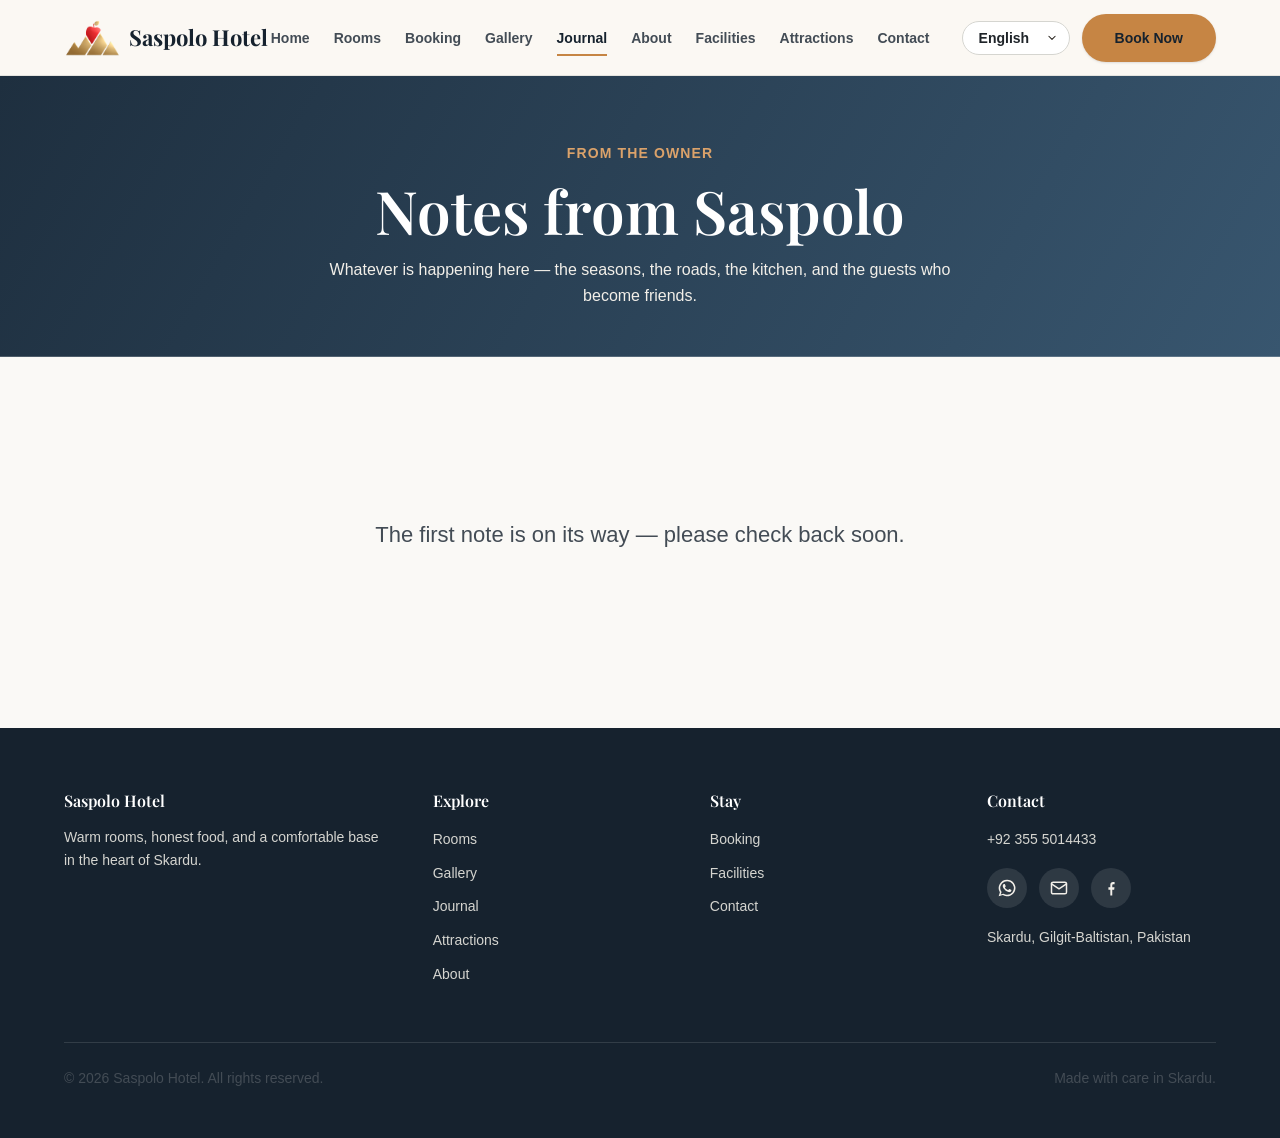
<file: journal.html>
<!DOCTYPE html>
<html lang="en" dir="ltr">
<head>
<meta charset="UTF-8">
<meta name="viewport" content="width=device-width, initial-scale=1">
<title>Notes from Saspolo — Saspolo Hotel | Skardu</title>
<meta name="description" content="Updates, stories and photos from Saspolo Hotel in Skardu — the seasons, the road conditions, the food, and life in Gilgit-Baltistan, written by the owner.">
<link rel="canonical" href="https://hotelsaspolo.com/journal.html">
<meta property="og:type" content="website">
<meta property="og:site_name" content="Saspolo Hotel">
<meta property="og:title" content="Notes from Saspolo — Saspolo Hotel | Skardu">
<meta property="og:description" content="Updates, stories and photos from Saspolo Hotel in Skardu — the seasons, the road conditions, the food, and life in Gilgit-Baltistan, written by the owner.">
<meta property="og:image" content="https://hotelsaspolo.com/assets/images/og/og-default.jpg">
<meta property="og:url" content="https://hotelsaspolo.com/journal.html">
<meta property="og:locale" content="en_PK">
<meta name="twitter:card" content="summary_large_image">
<meta name="twitter:title" content="Notes from Saspolo — Saspolo Hotel | Skardu">
<meta name="twitter:description" content="Updates, stories and photos from Saspolo Hotel in Skardu — the seasons, the road conditions, the food, and life in Gilgit-Baltistan, written by the owner.">
<meta name="twitter:image" content="https://hotelsaspolo.com/assets/images/og/og-default.jpg">
<link rel="icon" type="image/png" href="assets/images/favicon.png">
<link rel="apple-touch-icon" href="assets/images/apple-touch-icon.png">
<meta name="theme-color" content="#1e2f3f">
<link rel="preconnect" href="https://fonts.googleapis.com">
<link rel="preconnect" href="https://fonts.gstatic.com" crossorigin>
<link href="https://fonts.googleapis.com/css2?family=Playfair+Display:wght@500;600;700&display=swap" rel="stylesheet">
<link rel="stylesheet" href="assets/css/variables.css">
<link rel="stylesheet" href="assets/css/base.css">
<link rel="stylesheet" href="assets/css/layout.css">
<link rel="stylesheet" href="assets/css/components.css">
<link rel="stylesheet" href="assets/css/animations.css">
<link rel="stylesheet" href="assets/css/rtl.css">
</head>
<body>

<!-- SHARED:HEADER:START -->
<a class="skip-link" href="#main" data-i18n="common.skipToContent">Skip to content</a>
<header class="site-header" id="site-header">
  <div class="container">
    <a href="index.html" class="brand">
      <img class="brand-mark" src="assets/images/logo.png" alt="">
      <span data-i18n="common.siteName">Saspolo Hotel</span>
    </a>

    <nav class="main-nav" id="main-nav">
      <ul class="nav-list">
        <li><a href="index.html" data-i18n="nav.home">Home</a></li>
        <li><a href="rooms.html" data-i18n="nav.rooms">Rooms</a></li>
        <li><a href="booking.html" data-i18n="nav.booking">Booking</a></li>
        <li><a href="gallery.html" data-i18n="nav.gallery">Gallery</a></li>
        <li><a href="journal.html" aria-current="page" data-i18n="nav.journal">Journal</a></li>
        <li><a href="about.html" data-i18n="nav.about">About</a></li>
        <li><a href="facilities.html" data-i18n="nav.facilities">Facilities</a></li>
        <li><a href="attractions.html" data-i18n="nav.attractions">Attractions</a></li>
        <li><a href="contact.html" data-i18n="nav.contact">Contact</a></li>
      </ul>
      <div class="nav-actions">
        <select class="lang-select" id="lang-select" aria-label="Choose language">
          <option value="en">English</option>
          <option value="ur">اردو</option>
          <option value="pa">پنجابی</option>
          <option value="ps">پښتو</option>
          <option value="hi">हिन्दी</option>
          <option value="de">Deutsch</option>
          <option value="fr">Français</option>
          <option value="zh">中文</option>
          <option value="ar">العربية</option>
        </select>
        <a href="booking.html" class="btn btn-primary" data-i18n="common.bookNow">Book Now</a>
      </div>
    </nav>

    <button class="nav-toggle" id="nav-toggle" type="button" aria-expanded="false" aria-controls="main-nav" aria-label="Menu">
      <svg viewBox="0 0 24 24" fill="none" stroke="currentColor" stroke-width="2" stroke-linecap="round"><line x1="3" y1="6" x2="21" y2="6"></line><line x1="3" y1="12" x2="21" y2="12"></line><line x1="3" y1="18" x2="21" y2="18"></line></svg>
    </button>
  </div>
</header>
<!-- SHARED:HEADER:END -->

<main id="main">

  <section class="page-banner">
    <div class="container">
      <p class="eyebrow" data-i18n="journal.eyebrow">From the Owner</p>
      <h1 data-i18n="journal.title">Notes from Saspolo</h1>
      <p class="page-banner-sub" data-i18n="journal.bannerSub">Whatever is happening here — the seasons, the roads, the kitchen, the guests who become friends.</p>
    </div>
  </section>

  <section class="section">
    <div class="container">
      <div class="journal-list" id="journal-list"></div>
      <p class="journal-empty" id="journal-empty" style="display:none;" data-i18n="journal.empty">The first note is on its way — please check back soon.</p>
    </div>
  </section>

</main>

<!-- SHARED:FOOTER:START -->
<footer class="site-footer">
  <div class="container">
    <div class="footer-grid">
      <div>
        <h4 data-i18n="common.siteName">Saspolo Hotel</h4>
        <p data-i18n="footer.blurb">Practical routes, comfortable stays, and unhurried days across Skardu and the valleys around it.</p>
      </div>
      <div>
        <h4 data-i18n="footer.explore">Explore</h4>
        <ul class="footer-links">
          <li><a href="rooms.html" data-i18n="nav.rooms">Rooms</a></li>
          <li><a href="gallery.html" data-i18n="nav.gallery">Gallery</a></li>
          <li><a href="journal.html" data-i18n="nav.journal">Journal</a></li>
          <li><a href="attractions.html" data-i18n="nav.attractions">Attractions</a></li>
          <li><a href="about.html" data-i18n="nav.about">About</a></li>
        </ul>
      </div>
      <div>
        <h4 data-i18n="footer.stay">Stay</h4>
        <ul class="footer-links">
          <li><a href="booking.html" data-i18n="nav.booking">Booking</a></li>
          <li><a href="facilities.html" data-i18n="nav.facilities">Facilities</a></li>
          <li><a href="contact.html" data-i18n="nav.contact">Contact</a></li>
        </ul>
      </div>
      <div>
        <h4 data-i18n="footer.contact">Contact</h4>
        <ul class="footer-links">
          <li><a href="tel:+923555014433" class="keep-ltr">+92 355 5014433</a></li>
          <li class="footer-social">
            <a href="https://wa.me/923555014433" target="_blank" rel="noopener" aria-label="WhatsApp" title="WhatsApp">
              <svg width="20" height="20" viewBox="0 0 24 24" fill="currentColor" aria-hidden="true"><path d="M12 2a10 10 0 00-8.5 15.2L2 22l4.9-1.5A10 10 0 1012 2zm0 18.2a8.2 8.2 0 01-4.2-1.2l-.3-.2-3 1 1-2.9-.2-.3A8.2 8.2 0 1112 20.2zm4.6-6.1c-.3-.1-1.5-.7-1.7-.8-.2-.1-.4-.1-.6.1-.2.3-.6.8-.8 1-.1.2-.3.2-.5.1a6.7 6.7 0 01-2-1.2 7.5 7.5 0 01-1.4-1.7c-.1-.3 0-.4.1-.5l.4-.5c.1-.2.2-.3.3-.5.1-.2 0-.4 0-.5l-.8-1.9c-.2-.5-.4-.4-.6-.4h-.5c-.2 0-.5.1-.7.3-.2.3-.9.9-.9 2.1s.9 2.4 1 2.6c.1.2 1.8 2.8 4.4 3.9.6.3 1.1.4 1.5.6.6.2 1.2.2 1.6.1.5-.1 1.5-.6 1.7-1.2.2-.6.2-1.1.2-1.2-.1-.1-.2-.2-.4-.3z"></path></svg>
            </a>
            <a href="https://mail.google.com/mail/?view=cm&amp;fs=1&amp;to=Karimi.mazahir@gmail.com" target="_blank" rel="noopener" aria-label="Email" title="Karimi.mazahir@gmail.com">
              <svg width="20" height="20" viewBox="0 0 24 24" fill="none" stroke="currentColor" stroke-width="1.8" stroke-linecap="round" stroke-linejoin="round" aria-hidden="true"><rect x="3" y="5" width="18" height="14" rx="2"></rect><path d="M3 7l9 6 9-6"></path></svg>
            </a>
            <a href="https://www.facebook.com/HotelSaspoloSkardu" target="_blank" rel="noopener" aria-label="Facebook" title="Facebook">
              <svg width="20" height="20" viewBox="0 0 24 24" fill="currentColor" aria-hidden="true"><path d="M13.5 21v-7h2.3l.4-3h-2.7V9.1c0-.9.3-1.5 1.6-1.5h1.2V4.9c-.2 0-1-.1-1.9-.1-1.9 0-3.2 1.2-3.2 3.3V11H8.9v3h2.3v7h2.3z"></path></svg>
            </a>
          </li>
          <li><a href="https://maps.app.goo.gl/Dnu6MF6ETTMuakKG8" target="_blank" rel="noopener" data-i18n="footer.location">Skardu, Gilgit-Baltistan, Pakistan</a></li>
        </ul>
      </div>
    </div>
    <div class="footer-bottom">
      <p>&copy; <span id="footer-year">2026</span> <span data-i18n="common.siteName">Saspolo Hotel</span>. <span data-i18n="footer.rights">All rights reserved.</span></p>
      <p data-i18n="footer.madeWith">Made with care in Skardu.</p>
    </div>
  </div>
</footer>
<!-- SHARED:FOOTER:END -->

<script src="assets/js/site-config.js"></script>
<script src="assets/js/data/posts-data.js"></script>
<script src="assets/js/journal.js"></script>
<script src="assets/js/main.js"></script>
<script src="assets/js/i18n/en.js"></script>
<script src="assets/js/i18n/ur.js"></script>
<script src="assets/js/i18n/pa.js"></script>
<script src="assets/js/i18n/ps.js"></script>
<script src="assets/js/i18n/hi.js"></script>
<script src="assets/js/i18n/de.js"></script>
<script src="assets/js/i18n/fr.js"></script>
<script src="assets/js/i18n/zh.js"></script>
<script src="assets/js/i18n/ar.js"></script>
<script src="assets/js/i18n.js"></script>
</body>
</html>
</file>
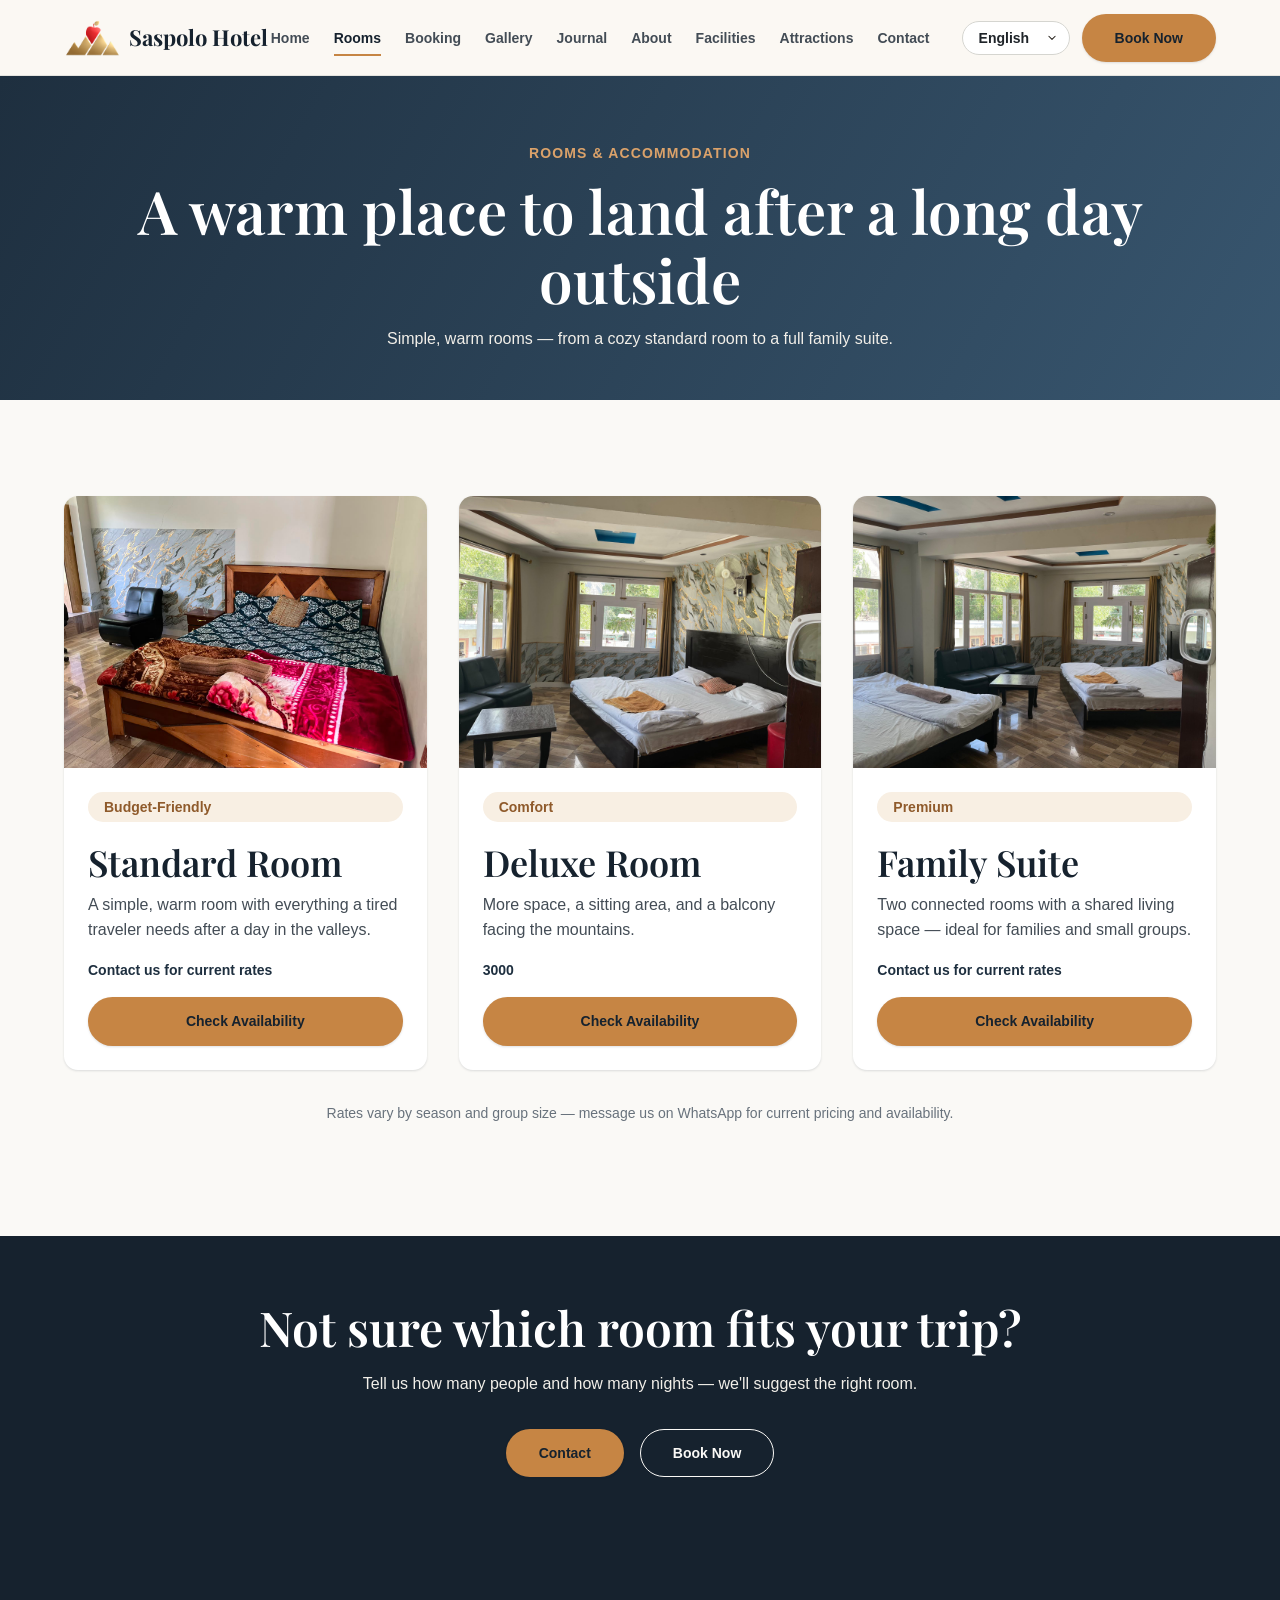
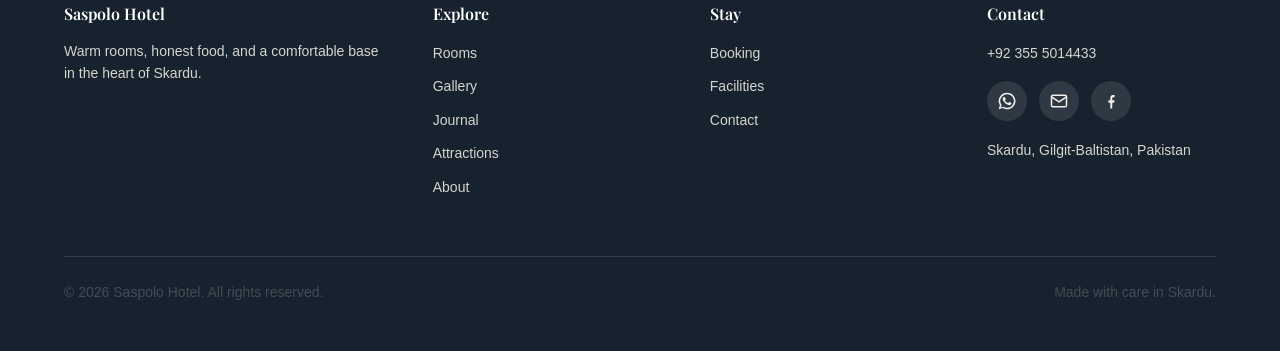
<file: rooms.html>
<!DOCTYPE html>
<html lang="en" dir="ltr">
<head>
<meta charset="UTF-8">
<meta name="viewport" content="width=device-width, initial-scale=1">
<title>Rooms &amp; Accommodation — Saspolo Hotel | Skardu</title>
<meta name="description" content="Standard, Deluxe, and Family Suite rooms at Saspolo Hotel in Skardu — warm, comfortable stays with mountain views after a day out in Gilgit-Baltistan.">
<link rel="canonical" href="https://hotelsaspolo.com/rooms.html">
<meta property="og:type" content="website">
<meta property="og:site_name" content="Saspolo Hotel">
<meta property="og:title" content="Rooms & Accommodation — Saspolo Hotel | Skardu">
<meta property="og:description" content="Standard, Deluxe, and Family Suite rooms at Saspolo Hotel in Skardu — warm, comfortable stays with mountain views after a day out in Gilgit-Baltistan.">
<meta property="og:image" content="https://hotelsaspolo.com/assets/images/og/og-default.jpg">
<meta property="og:url" content="https://hotelsaspolo.com/rooms.html">
<meta property="og:locale" content="en_PK">
<meta name="twitter:card" content="summary_large_image">
<meta name="twitter:title" content="Rooms & Accommodation — Saspolo Hotel | Skardu">
<meta name="twitter:description" content="Standard, Deluxe, and Family Suite rooms at Saspolo Hotel in Skardu — warm, comfortable stays with mountain views after a day out in Gilgit-Baltistan.">
<meta name="twitter:image" content="https://hotelsaspolo.com/assets/images/og/og-default.jpg">
<link rel="icon" type="image/png" href="assets/images/favicon.png">
<link rel="apple-touch-icon" href="assets/images/apple-touch-icon.png">
<meta name="theme-color" content="#1e2f3f">
<link rel="preconnect" href="https://fonts.googleapis.com">
<link rel="preconnect" href="https://fonts.gstatic.com" crossorigin>
<link href="https://fonts.googleapis.com/css2?family=Playfair+Display:wght@500;600;700&display=swap" rel="stylesheet">
<link rel="stylesheet" href="assets/css/variables.css">
<link rel="stylesheet" href="assets/css/base.css">
<link rel="stylesheet" href="assets/css/layout.css">
<link rel="stylesheet" href="assets/css/components.css">
<link rel="stylesheet" href="assets/css/animations.css">
<link rel="stylesheet" href="assets/css/rtl.css">
</head>
<body>

<!-- SHARED:HEADER:START -->
<a class="skip-link" href="#main" data-i18n="common.skipToContent">Skip to content</a>
<header class="site-header" id="site-header">
  <div class="container">
    <a href="index.html" class="brand">
      <img class="brand-mark" src="assets/images/logo.png" alt="">
      <span data-i18n="common.siteName">Saspolo Hotel</span>
    </a>

    <nav class="main-nav" id="main-nav">
      <ul class="nav-list">
        <li><a href="index.html" data-i18n="nav.home">Home</a></li>
        <li><a href="rooms.html" aria-current="page" data-i18n="nav.rooms">Rooms</a></li>
        <li><a href="booking.html" data-i18n="nav.booking">Booking</a></li>
        <li><a href="gallery.html" data-i18n="nav.gallery">Gallery</a></li>
        <li><a href="journal.html" data-i18n="nav.journal">Journal</a></li>
        <li><a href="about.html" data-i18n="nav.about">About</a></li>
        <li><a href="facilities.html" data-i18n="nav.facilities">Facilities</a></li>
        <li><a href="attractions.html" data-i18n="nav.attractions">Attractions</a></li>
        <li><a href="contact.html" data-i18n="nav.contact">Contact</a></li>
      </ul>
      <div class="nav-actions">
        <select class="lang-select" id="lang-select" aria-label="Choose language">
          <option value="en">English</option>
          <option value="ur">اردو</option>
          <option value="pa">پنجابی</option>
          <option value="ps">پښتو</option>
          <option value="hi">हिन्दी</option>
          <option value="de">Deutsch</option>
          <option value="fr">Français</option>
          <option value="zh">中文</option>
          <option value="ar">العربية</option>
        </select>
        <a href="booking.html" class="btn btn-primary" data-i18n="common.bookNow">Book Now</a>
      </div>
    </nav>

    <button class="nav-toggle" id="nav-toggle" type="button" aria-expanded="false" aria-controls="main-nav" aria-label="Menu">
      <svg viewBox="0 0 24 24" fill="none" stroke="currentColor" stroke-width="2" stroke-linecap="round"><line x1="3" y1="6" x2="21" y2="6"></line><line x1="3" y1="12" x2="21" y2="12"></line><line x1="3" y1="18" x2="21" y2="18"></line></svg>
    </button>
  </div>
</header>
<!-- SHARED:HEADER:END -->

<main id="main">

  <section class="page-banner">
    <div class="container">
      <p class="eyebrow" data-i18n="rooms.eyebrow">Rooms &amp; Accommodation</p>
      <h1 data-i18n="rooms.title">A warm place to land after a long day outside</h1>
      <p class="page-banner-sub" data-i18n="rooms.bannerSub">A range of stays across every budget — from simple and affordable to premium comfort.</p>
    </div>
  </section>

  <section class="section">
    <div class="container">
      <div class="grid grid-3" id="rooms-grid"></div>
      <p class="reveal" style="text-align:center; margin-top: var(--space-6); font-size: var(--fs-sm); color: var(--color-ink-500);" data-i18n="rooms.rateDisclaimer">Rates vary by season and group size — message us on WhatsApp for current pricing and availability.</p>
    </div>
  </section>

  <section class="cta-band">
    <div class="container reveal">
      <h2 data-i18n="rooms.ctaTitle">Not sure which room fits your trip?</h2>
      <p data-i18n="rooms.ctaBody">Tell us how many people and how many nights — we'll suggest the right room.</p>
      <div class="hero-actions" style="justify-content:center;">
        <a href="contact.html" class="btn btn-primary">
          <span data-i18n="nav.contact">Contact</span>
        </a>
        <a href="booking.html" class="btn btn-outline" data-i18n="common.bookNow">Book Now</a>
      </div>
    </div>
  </section>

</main>

<!-- SHARED:FOOTER:START -->
<footer class="site-footer">
  <div class="container">
    <div class="footer-grid">
      <div>
        <h4 data-i18n="common.siteName">Saspolo Hotel</h4>
        <p data-i18n="footer.blurb">Practical routes, comfortable stays, and unhurried days across Skardu and the valleys around it.</p>
      </div>
      <div>
        <h4 data-i18n="footer.explore">Explore</h4>
        <ul class="footer-links">
          <li><a href="rooms.html" data-i18n="nav.rooms">Rooms</a></li>
          <li><a href="gallery.html" data-i18n="nav.gallery">Gallery</a></li>
          <li><a href="journal.html" data-i18n="nav.journal">Journal</a></li>
          <li><a href="attractions.html" data-i18n="nav.attractions">Attractions</a></li>
          <li><a href="about.html" data-i18n="nav.about">About</a></li>
        </ul>
      </div>
      <div>
        <h4 data-i18n="footer.stay">Stay</h4>
        <ul class="footer-links">
          <li><a href="booking.html" data-i18n="nav.booking">Booking</a></li>
          <li><a href="facilities.html" data-i18n="nav.facilities">Facilities</a></li>
          <li><a href="contact.html" data-i18n="nav.contact">Contact</a></li>
        </ul>
      </div>
      <div>
        <h4 data-i18n="footer.contact">Contact</h4>
        <ul class="footer-links">
          <li><a href="tel:+923555014433" class="keep-ltr">+92 355 5014433</a></li>
          <li class="footer-social">
            <a href="https://wa.me/923555014433" target="_blank" rel="noopener" aria-label="WhatsApp" title="WhatsApp">
              <svg width="20" height="20" viewBox="0 0 24 24" fill="currentColor" aria-hidden="true"><path d="M12 2a10 10 0 00-8.5 15.2L2 22l4.9-1.5A10 10 0 1012 2zm0 18.2a8.2 8.2 0 01-4.2-1.2l-.3-.2-3 1 1-2.9-.2-.3A8.2 8.2 0 1112 20.2zm4.6-6.1c-.3-.1-1.5-.7-1.7-.8-.2-.1-.4-.1-.6.1-.2.3-.6.8-.8 1-.1.2-.3.2-.5.1a6.7 6.7 0 01-2-1.2 7.5 7.5 0 01-1.4-1.7c-.1-.3 0-.4.1-.5l.4-.5c.1-.2.2-.3.3-.5.1-.2 0-.4 0-.5l-.8-1.9c-.2-.5-.4-.4-.6-.4h-.5c-.2 0-.5.1-.7.3-.2.3-.9.9-.9 2.1s.9 2.4 1 2.6c.1.2 1.8 2.8 4.4 3.9.6.3 1.1.4 1.5.6.6.2 1.2.2 1.6.1.5-.1 1.5-.6 1.7-1.2.2-.6.2-1.1.2-1.2-.1-.1-.2-.2-.4-.3z"></path></svg>
            </a>
            <a href="https://mail.google.com/mail/?view=cm&amp;fs=1&amp;to=Karimi.mazahir@gmail.com" target="_blank" rel="noopener" aria-label="Email" title="Karimi.mazahir@gmail.com">
              <svg width="20" height="20" viewBox="0 0 24 24" fill="none" stroke="currentColor" stroke-width="1.8" stroke-linecap="round" stroke-linejoin="round" aria-hidden="true"><rect x="3" y="5" width="18" height="14" rx="2"></rect><path d="M3 7l9 6 9-6"></path></svg>
            </a>
            <a href="https://www.facebook.com/HotelSaspoloSkardu" target="_blank" rel="noopener" aria-label="Facebook" title="Facebook">
              <svg width="20" height="20" viewBox="0 0 24 24" fill="currentColor" aria-hidden="true"><path d="M13.5 21v-7h2.3l.4-3h-2.7V9.1c0-.9.3-1.5 1.6-1.5h1.2V4.9c-.2 0-1-.1-1.9-.1-1.9 0-3.2 1.2-3.2 3.3V11H8.9v3h2.3v7h2.3z"></path></svg>
            </a>
          </li>
          <li><a href="https://maps.app.goo.gl/Dnu6MF6ETTMuakKG8" target="_blank" rel="noopener" data-i18n="footer.location">Skardu, Gilgit-Baltistan, Pakistan</a></li>
        </ul>
      </div>
    </div>
    <div class="footer-bottom">
      <p>&copy; <span id="footer-year">2026</span> <span data-i18n="common.siteName">Saspolo Hotel</span>. <span data-i18n="footer.rights">All rights reserved.</span></p>
      <p data-i18n="footer.madeWith">Made with care in Skardu.</p>
    </div>
  </div>
</footer>
<!-- SHARED:FOOTER:END -->

<script src="assets/js/site-config.js"></script>
<script src="assets/js/data/rooms-data.js"></script>
<script src="assets/js/media-helpers.js"></script>
<script src="assets/js/rooms.js"></script>
<script src="assets/js/main.js"></script>
<script src="assets/js/i18n/en.js"></script>
<script src="assets/js/i18n/ur.js"></script>
<script src="assets/js/i18n/pa.js"></script>
<script src="assets/js/i18n/ps.js"></script>
<script src="assets/js/i18n/hi.js"></script>
<script src="assets/js/i18n/de.js"></script>
<script src="assets/js/i18n/fr.js"></script>
<script src="assets/js/i18n/zh.js"></script>
<script src="assets/js/i18n/ar.js"></script>
<script src="assets/js/i18n.js"></script>
</body>
</html>
</file>
<file: assets/css/variables.css>
:root {
  /* Saspolo Hotel palette — midnight slate blue + warm copper + soft ivory.
     Token names keep the original "forest/amber" naming so every downstream
     stylesheet works unchanged; only the values differ from the sister site. */
  --color-forest-900: #16222e;
  --color-forest-800: #1e2f3f;
  --color-forest-700: #2a4257;
  --color-forest-600: #38566f;
  --color-forest-500: #4a6d8a;
  --color-forest-100: #e2e9ee;

  --color-amber-700: #8f5a2b;
  --color-amber-600: #ad6f35;
  --color-amber-500: #c68544;
  --color-amber-400: #dba26a;
  --color-amber-100: #f8efe3;

  --color-cream-50: #faf9f6;
  --color-cream-100: #f2efe9;
  --color-cream-200: #e9e4da;

  --color-ink-900: #1f2429;
  --color-ink-700: #434c55;
  --color-ink-500: #68727c;
  --color-stone-300: #d5d5d0;
  --color-stone-200: #e5e4df;

  --color-white: #ffffff;
  --color-success: #3b6b4a;
  --color-star: #c68544;
  --color-star-empty: #e3ded2;

  /* Typography */
  --font-display: "Playfair Display", Georgia, "Iowan Old Style", "Palatino Linotype", serif;
  --font-body: -apple-system, BlinkMacSystemFont, "Segoe UI", Roboto, Helvetica, Arial, sans-serif;

  --fs-sm: 0.875rem;
  --fs-base: 1rem;
  --fs-md: 1.125rem;
  --fs-lg: 1.375rem;
  --fs-xl: 1.75rem;
  --fs-2xl: 2.25rem;
  --fs-3xl: 3rem;
  --fs-4xl: 3.75rem;

  /* Spacing scale (4px base) */
  --space-1: 0.25rem;
  --space-2: 0.5rem;
  --space-3: 0.75rem;
  --space-4: 1rem;
  --space-5: 1.5rem;
  --space-6: 2rem;
  --space-7: 3rem;
  --space-8: 4rem;
  --space-9: 6rem;
  --space-10: 8rem;

  /* Shape */
  --radius-sm: 8px;
  --radius-md: 14px;
  --radius-lg: 24px;
  --radius-full: 999px;

  /* Shadow — cool-tinted, never pure black */
  --shadow-sm: 0 1px 3px rgba(22, 34, 46, 0.08), 0 1px 2px rgba(22, 34, 46, 0.06);
  --shadow-md: 0 8px 24px rgba(22, 34, 46, 0.10), 0 2px 6px rgba(22, 34, 46, 0.06);
  --shadow-lg: 0 20px 48px rgba(22, 34, 46, 0.16), 0 6px 16px rgba(22, 34, 46, 0.08);

  /* Layout */
  --container-max: 1200px;
  --header-height: 76px;
  --transition-fast: 160ms ease;
  --transition-base: 260ms ease;
  --transition-slow: 420ms cubic-bezier(0.22, 1, 0.36, 1);
}
</file>
<file: assets/css/base.css>
*, *::before, *::after {
  box-sizing: border-box;
}

html {
  scroll-behavior: smooth;
}

body {
  margin: 0;
  font-family: var(--font-body);
  font-size: var(--fs-base);
  line-height: 1.6;
  color: var(--color-ink-900);
  background: var(--color-cream-50);
  -webkit-font-smoothing: antialiased;
  text-rendering: optimizeLegibility;
}

img, video {
  max-width: 100%;
  display: block;
}

h1, h2, h3, h4 {
  font-family: var(--font-display);
  font-weight: 600;
  line-height: 1.15;
  margin: 0 0 var(--space-4);
  color: var(--color-forest-900);
}

h1 { font-size: var(--fs-4xl); }
h2 { font-size: var(--fs-3xl); }
h3 { font-size: var(--fs-2xl); }
h4 { font-size: var(--fs-lg); }

p {
  margin: 0 0 var(--space-4);
  color: var(--color-ink-700);
}

a {
  color: var(--color-forest-700);
  text-decoration: none;
}

a:hover {
  color: var(--color-amber-600);
}

ul, ol {
  margin: 0;
  padding: 0;
  list-style: none;
}

button {
  font-family: inherit;
  cursor: pointer;
}

label {
  display: block;
  font-size: var(--fs-sm);
  font-weight: 600;
  color: var(--color-forest-800);
  margin-bottom: var(--space-2);
}

input, select, textarea {
  font-family: inherit;
  font-size: var(--fs-base);
}

:focus-visible {
  outline: 3px solid var(--color-amber-500);
  outline-offset: 2px;
}

.container {
  width: 100%;
  max-width: var(--container-max);
  margin-inline: auto;
  padding-inline: var(--space-5);
}

.section {
  padding-block: var(--space-9);
}

.section-tight {
  padding-block: var(--space-7);
}

.eyebrow {
  display: inline-block;
  font-family: var(--font-body);
  font-size: var(--fs-sm);
  font-weight: 700;
  letter-spacing: 0.08em;
  text-transform: uppercase;
  color: var(--color-amber-600);
  margin-bottom: var(--space-3);
}

.section-heading {
  max-width: 640px;
  margin-inline: auto;
  text-align: center;
  margin-bottom: var(--space-7);
}

.section-heading p {
  font-size: var(--fs-md);
}

.visually-hidden {
  position: absolute;
  width: 1px;
  height: 1px;
  padding: 0;
  margin: -1px;
  overflow: hidden;
  clip: rect(0, 0, 0, 0);
  white-space: nowrap;
  border: 0;
}

.skip-link {
  position: absolute;
  inset-inline-start: var(--space-3);
  top: -60px;
  background: var(--color-forest-900);
  color: var(--color-white);
  padding: var(--space-3) var(--space-5);
  border-radius: var(--radius-sm);
  z-index: 200;
  transition: top var(--transition-fast);
}

.skip-link:focus {
  top: var(--space-3);
}

/* RTL: flip anything not already handled by logical properties */
[dir="rtl"] body {
  direction: rtl;
}
</file>
<file: assets/css/layout.css>
/* ===== Header ===== */
.site-header {
  position: sticky;
  top: 0;
  z-index: 100;
  height: var(--header-height);
  display: flex;
  align-items: center;
  transition: box-shadow var(--transition-base);
}

/* Backdrop blur lives on a pseudo-element, not .site-header itself, because
   backdrop-filter/filter/transform on an element creates a new containing
   block for any position:fixed descendant (like the mobile .main-nav
   dropdown) — that would trap it inside the header's own small box instead
   of covering the viewport. Keeping the filter off .site-header avoids that. */
.site-header::before {
  content: "";
  position: absolute;
  inset: 0;
  z-index: -1;
  background: rgba(251, 248, 242, 0.92);
  backdrop-filter: saturate(160%) blur(10px);
  -webkit-backdrop-filter: saturate(160%) blur(10px);
  border-bottom: 1px solid var(--color-stone-200);
}

.site-header.is-scrolled {
  box-shadow: var(--shadow-sm);
}

.site-header .container {
  display: flex;
  align-items: center;
  justify-content: space-between;
  gap: var(--space-5);
}

.brand {
  display: flex;
  align-items: center;
  gap: var(--space-2);
  font-family: var(--font-display);
  font-size: var(--fs-lg);
  font-weight: 700;
  color: var(--color-forest-900);
  white-space: nowrap;
}

.brand-mark {
  width: 34px;
  height: 34px;
  flex-shrink: 0;
}

/* The real logo is wider than tall — keep its aspect ratio instead of the
   34x34 square the old SVG mark used. */
img.brand-mark {
  width: auto;
  height: 38px;
}

.main-nav {
  display: flex;
  align-items: center;
  gap: var(--space-6);
}

.nav-list {
  display: flex;
  align-items: center;
  gap: var(--space-5);
}

.nav-list a {
  font-size: var(--fs-sm);
  font-weight: 600;
  color: var(--color-ink-700);
  padding: var(--space-2) 0;
  position: relative;
}

.nav-list a::after {
  content: "";
  position: absolute;
  inset-inline-start: 0;
  bottom: -2px;
  width: 0;
  height: 2px;
  background: var(--color-amber-500);
  transition: width var(--transition-base);
}

.nav-list a:hover::after,
.nav-list a[aria-current="page"]::after {
  width: 100%;
}

.nav-list a[aria-current="page"] {
  color: var(--color-forest-900);
}

.nav-actions {
  display: flex;
  align-items: center;
  gap: var(--space-3);
}

.lang-select {
  appearance: none;
  background: var(--color-white) url("data:image/svg+xml;utf8,<svg xmlns='http://www.w3.org/2000/svg' viewBox='0 0 20 20' fill='%23241f19'><path d='M5.5 7.5l4.5 4.5 4.5-4.5' stroke='%23241f19' stroke-width='1.5' fill='none' stroke-linecap='round' stroke-linejoin='round'/></svg>") no-repeat right 10px center;
  background-size: 14px;
  border: 1px solid var(--color-stone-300);
  border-radius: var(--radius-full);
  padding: var(--space-2) var(--space-6) var(--space-2) var(--space-4);
  font-size: var(--fs-sm);
  font-weight: 600;
  color: var(--color-ink-900);
}

[dir="rtl"] .lang-select {
  background-position: left 10px center;
  padding: var(--space-2) var(--space-4) var(--space-2) var(--space-6);
}

.nav-toggle {
  display: none;
  width: 44px;
  height: 44px;
  align-items: center;
  justify-content: center;
  background: none;
  border: none;
  color: var(--color-forest-900);
}

.nav-toggle svg { width: 26px; height: 26px; }

/* ===== Footer ===== */
.site-footer {
  background: var(--color-forest-900);
  color: var(--color-cream-100);
  padding-block: var(--space-8) var(--space-6);
}

.footer-grid {
  display: grid;
  grid-template-columns: 1.4fr 1fr 1fr 1fr;
  gap: var(--space-7);
  margin-bottom: var(--space-7);
}

.footer-grid h4 {
  color: var(--color-white);
  font-size: var(--fs-base);
  margin-bottom: var(--space-4);
}

.footer-grid p, .footer-grid a {
  color: var(--color-stone-300);
  font-size: var(--fs-sm);
}

.footer-grid a:hover { color: var(--color-amber-400); }

.footer-links li { margin-bottom: var(--space-2); }

/* Round icon buttons for WhatsApp / email / Facebook in the footer */
.footer-social {
  display: flex;
  gap: var(--space-3);
  padding-block: var(--space-2);
}

.footer-social a {
  width: 40px;
  height: 40px;
  border-radius: 50%;
  display: inline-flex;
  align-items: center;
  justify-content: center;
  background: rgba(255, 255, 255, 0.1);
  color: var(--color-cream-100);
  transition: background var(--transition-base), color var(--transition-base), transform var(--transition-base);
}

.footer-social a:hover {
  background: var(--color-amber-500);
  color: var(--color-forest-900);
  transform: translateY(-2px);
}

.footer-social svg {
  width: 20px;
  height: 20px;
}

.footer-bottom {
  border-top: 1px solid rgba(255, 255, 255, 0.12);
  padding-top: var(--space-5);
  display: flex;
  justify-content: space-between;
  flex-wrap: wrap;
  gap: var(--space-3);
  font-size: var(--fs-sm);
  color: var(--color-stone-300);
}

/* ===== Grids ===== */
.grid {
  display: grid;
  gap: var(--space-6);
}

.grid-2 { grid-template-columns: repeat(2, 1fr); }
.grid-3 { grid-template-columns: repeat(3, 1fr); }
.grid-4 { grid-template-columns: repeat(4, 1fr); }

.split {
  display: grid;
  grid-template-columns: 1fr 1fr;
  gap: var(--space-8);
  align-items: center;
}

/* ===== Responsive ===== */
@media (max-width: 960px) {
  .footer-grid { grid-template-columns: 1fr 1fr; }
  .grid-4 { grid-template-columns: repeat(2, 1fr); }
  .grid-3 { grid-template-columns: repeat(2, 1fr); }
}

/* Collapse to the hamburger menu below 1100px — with 9 nav items plus the
   language select, Book Now button, and the (wide) logo, the inline nav
   pushes the header wider than the screen at tablet widths. */
@media (max-width: 1100px) {
  .main-nav {
    position: fixed;
    inset: var(--header-height) 0 0 0;
    background: var(--color-cream-50);
    flex-direction: column;
    align-items: stretch;
    padding: var(--space-6) var(--space-5);
    transform: translateY(-12px);
    opacity: 0;
    visibility: hidden;
    transition: opacity var(--transition-base), transform var(--transition-base), visibility var(--transition-base);
    overflow-y: auto;
  }

  .main-nav.is-open {
    opacity: 1;
    transform: translateY(0);
    visibility: visible;
  }

  .nav-list {
    flex-direction: column;
    align-items: stretch;
    gap: 0;
  }

  .nav-list a {
    display: block;
    padding: var(--space-4) 0;
    border-bottom: 1px solid var(--color-stone-200);
    font-size: var(--fs-md);
  }

  .nav-actions {
    margin-top: var(--space-5);
    justify-content: flex-start;
  }

  .nav-toggle { display: inline-flex; }
}

@media (max-width: 760px) {
  .footer-grid { grid-template-columns: 1fr; gap: var(--space-6); }
  .grid-4, .grid-3, .grid-2 { grid-template-columns: 1fr; }
  .split { grid-template-columns: 1fr; gap: var(--space-6); }

  h1 { font-size: var(--fs-3xl); }
  h2 { font-size: var(--fs-2xl); }
}
</file>
<file: assets/css/components.css>
/* ===== Buttons ===== */
.btn {
  display: inline-flex;
  align-items: center;
  justify-content: center;
  gap: var(--space-2);
  font-size: var(--fs-sm);
  font-weight: 700;
  padding: var(--space-3) var(--space-6);
  border-radius: var(--radius-full);
  border: 1px solid transparent;
  transition: transform var(--transition-fast), box-shadow var(--transition-fast), background var(--transition-fast), color var(--transition-fast);
  white-space: nowrap;
}

.btn:hover { transform: translateY(-1px); }
.btn svg { width: 18px; height: 18px; }

.btn-primary {
  background: var(--color-amber-500);
  color: var(--color-forest-900);
  box-shadow: var(--shadow-sm);
}

.btn-primary:hover {
  background: var(--color-amber-600);
  color: var(--color-forest-900);
  box-shadow: var(--shadow-md);
}

.btn-outline {
  background: transparent;
  border-color: currentColor;
  color: var(--color-cream-50);
}

.btn-outline:hover { color: var(--color-amber-400); }

.btn-dark {
  background: var(--color-forest-900);
  color: var(--color-cream-50);
}

.btn-dark:hover { background: var(--color-forest-700); color: var(--color-white); }

.btn-whatsapp {
  background: #25D366;
  color: #0b2e13;
}

.btn-whatsapp:hover { background: #1ebe5b; color: #0b2e13; }

.btn-block { width: 100%; }

/* ===== Cards ===== */
.card {
  background: var(--color-white);
  border-radius: var(--radius-md);
  overflow: hidden;
  box-shadow: var(--shadow-sm);
  transition: box-shadow var(--transition-base), transform var(--transition-base);
  /* equal-height cards in a row, so their content can align consistently */
  display: flex;
  flex-direction: column;
  height: 100%;
}

.card:hover {
  box-shadow: var(--shadow-md);
  transform: translateY(-4px);
}

.card-body {
  padding: var(--space-5);
  display: flex;
  flex-direction: column;
  flex: 1 1 auto;
}

/* Push a card's call-to-action button to the bottom so buttons align across
   a row even when the descriptions are different lengths. */
.card-body .btn {
  margin-top: auto;
}

.card-eyebrow {
  font-size: var(--fs-sm);
  color: var(--color-amber-600);
  font-weight: 700;
}

/* ===== Placeholder photo (unified: rooms / gallery / attractions) ===== */
.placeholder-photo,
.img-missing {
  position: relative;
  display: flex;
  align-items: center;
  justify-content: center;
  flex-direction: column;
  gap: var(--space-2);
  background: linear-gradient(135deg, var(--color-forest-100) 0%, var(--color-amber-100) 100%);
  color: var(--color-forest-600);
  min-height: 220px;
  text-align: center;
  padding: var(--space-4);
}

.placeholder-photo svg, .img-missing svg {
  width: 40px;
  height: 40px;
  opacity: 0.6;
}

.placeholder-photo span, .img-missing span {
  font-size: var(--fs-sm);
  font-weight: 600;
  color: var(--color-forest-700);
}

.media-frame {
  position: relative;
  width: 100%;
  aspect-ratio: 4 / 3;
  overflow: hidden;
  background: var(--color-stone-200);
}

.media-frame img {
  width: 100%;
  height: 100%;
  object-fit: cover;
  transition: transform var(--transition-slow);
}

.media-frame:hover img { transform: scale(1.05); }

.media-frame.img-missing img { display: none; }

.media-frame .placeholder-fallback {
  display: none;
  position: absolute;
  inset: 0;
}

.media-frame.img-missing .placeholder-fallback {
  display: flex;
}

/* ===== Star ratings ===== */
.stars {
  display: inline-flex;
  align-items: center;
  gap: 2px;
  color: var(--color-star);
  font-size: var(--fs-md);
  line-height: 1;
}

.stars .star-empty { color: var(--color-star-empty); }

.star-half {
  position: relative;
  display: inline-block;
  color: var(--color-star-empty);
}

.star-half::before {
  content: "★";
  position: absolute;
  inset-inline-start: 0;
  width: 50%;
  overflow: hidden;
  color: var(--color-star);
}

.rating-badge {
  display: inline-flex;
  align-items: center;
  gap: var(--space-2);
  background: var(--color-white);
  border-radius: var(--radius-full);
  padding: var(--space-2) var(--space-5);
  box-shadow: var(--shadow-sm);
  font-weight: 700;
  color: var(--color-forest-900);
}

/* ===== Badges / pills ===== */
.badge {
  display: inline-flex;
  align-items: center;
  gap: var(--space-1);
  background: var(--color-forest-100);
  color: var(--color-forest-700);
  font-size: var(--fs-sm);
  font-weight: 600;
  padding: var(--space-1) var(--space-4);
  border-radius: var(--radius-full);
}

.badge-amber {
  background: var(--color-amber-100);
  color: var(--color-amber-700);
}

/* ===== Facility / icon grid ===== */
.icon-tile {
  display: flex;
  flex-direction: column;
  align-items: center;
  text-align: center;
  gap: var(--space-3);
  padding: var(--space-6) var(--space-4);
}

.icon-tile .icon-wrap {
  width: 64px;
  height: 64px;
  display: flex;
  align-items: center;
  justify-content: center;
  border-radius: var(--radius-full);
  background: var(--color-forest-100);
  color: var(--color-forest-700);
}

.icon-tile .icon-wrap svg { width: 30px; height: 30px; }

.icon-tile h4 { margin-bottom: var(--space-1); }
.icon-tile p { font-size: var(--fs-sm); margin: 0; }

/* ===== Accordion (Nearby Attractions) ===== */
.accordion-item {
  border-bottom: 1px solid var(--color-stone-200);
}

.accordion-item:first-child { border-top: 1px solid var(--color-stone-200); }

.accordion-trigger {
  width: 100%;
  display: flex;
  align-items: center;
  justify-content: space-between;
  gap: var(--space-4);
  background: none;
  border: none;
  padding: var(--space-5) var(--space-2);
  text-align: start;
  font-family: var(--font-display);
  font-size: var(--fs-lg);
  color: var(--color-forest-900);
}

.accordion-trigger:hover { color: var(--color-amber-600); }

.accordion-trigger .chevron {
  width: 22px;
  height: 22px;
  flex-shrink: 0;
  transition: transform var(--transition-base);
}

.accordion-trigger[aria-expanded="true"] .chevron {
  transform: rotate(180deg);
}

.accordion-panel {
  overflow: hidden;
  display: grid;
  grid-template-columns: 280px 1fr;
  gap: var(--space-6);
  align-items: center;
  padding: 0 var(--space-2) var(--space-6);
}

/* Higher specificity than .accordion-panel so the hidden attribute (set via
   JS: panel.hidden = true) actually wins instead of being overridden by the
   display:grid rule above. */
.accordion-panel[hidden] {
  display: none;
}

.accordion-panel .media-frame {
  border-radius: var(--radius-md);
  aspect-ratio: 4 / 3;
}

@media (max-width: 760px) {
  .accordion-panel { grid-template-columns: 1fr; }
}

/* ===== Gallery / Lightbox ===== */
.gallery-tabs {
  display: flex;
  flex-wrap: wrap;
  gap: var(--space-3);
  justify-content: center;
  margin-bottom: var(--space-7);
}

.gallery-tab {
  background: var(--color-white);
  border: 1px solid var(--color-stone-300);
  border-radius: var(--radius-full);
  padding: var(--space-2) var(--space-5);
  font-size: var(--fs-sm);
  font-weight: 600;
  color: var(--color-ink-700);
}

.gallery-tab[aria-pressed="true"] {
  background: var(--color-forest-900);
  border-color: var(--color-forest-900);
  color: var(--color-white);
}

.gallery-grid {
  display: grid;
  grid-template-columns: repeat(3, 1fr);
  gap: var(--space-4);
}

.gallery-grid button.media-frame {
  border: none;
  padding: 0;
  border-radius: var(--radius-md);
  cursor: zoom-in;
  width: 100%;
}

/* Wrapper used only when a tile needs a visible caption below it (currently
   the Restaurants Nearby category, so each place's name is legible) */
.gallery-item {
  display: flex;
  flex-direction: column;
  gap: var(--space-2);
}

.gallery-caption {
  margin: 0;
  text-align: center;
  font-size: var(--fs-sm);
  font-weight: 600;
  color: var(--color-forest-900);
}

@media (max-width: 760px) {
  .gallery-grid { grid-template-columns: repeat(2, 1fr); }
}

.lightbox {
  position: fixed;
  inset: 0;
  background: rgba(22, 24, 21, 0.92);
  display: none;
  align-items: center;
  justify-content: center;
  z-index: 300;
  padding: var(--space-6);
}

.lightbox.is-open { display: flex; }

.lightbox-media {
  display: flex;
  flex-direction: column;
  align-items: center;
  gap: var(--space-3);
  max-width: min(90vw, 1100px);
}

.lightbox img {
  max-width: min(90vw, 1100px);
  max-height: 78vh;
  border-radius: var(--radius-sm);
  box-shadow: var(--shadow-lg);
}

.lightbox-caption {
  margin: 0;
  color: var(--color-white);
  font-size: var(--fs-md);
  font-weight: 600;
  text-align: center;
}

.lightbox-close, .lightbox-prev, .lightbox-next {
  position: absolute;
  background: rgba(255, 255, 255, 0.12);
  color: var(--color-white);
  border: none;
  width: 48px;
  height: 48px;
  border-radius: var(--radius-full);
  display: flex;
  align-items: center;
  justify-content: center;
}

.lightbox-close:hover, .lightbox-prev:hover, .lightbox-next:hover {
  background: rgba(255, 255, 255, 0.24);
}

.lightbox-close { top: var(--space-5); inset-inline-end: var(--space-5); }
.lightbox-prev { inset-inline-start: var(--space-5); top: 50%; transform: translateY(-50%); }
.lightbox-next { inset-inline-end: var(--space-5); top: 50%; transform: translateY(-50%); }
.lightbox-close svg, .lightbox-prev svg, .lightbox-next svg { width: 22px; height: 22px; }

/* ===== Hero ===== */
.hero {
  position: relative;
  height: min(88vh, 820px);
  min-height: 520px;
  display: flex;
  align-items: flex-end;
  overflow: hidden;
  background: var(--color-forest-900);
}

.hero-video {
  position: absolute;
  inset: 0;
  width: 100%;
  height: 100%;
  object-fit: cover;
}

.hero-overlay {
  position: absolute;
  inset: 0;
  background:
    linear-gradient(0deg, rgba(16, 26, 19, 0.86) 0%, rgba(16, 26, 19, 0.35) 55%, rgba(16, 26, 19, 0.45) 100%);
}

.hero-content {
  position: relative;
  z-index: 2;
  color: var(--color-white);
  padding-bottom: var(--space-9);
  max-width: 760px;
}

.hero-content .eyebrow { color: var(--color-amber-400); }

.hero-content h1 {
  color: var(--color-white);
  font-size: var(--fs-4xl);
}

.hero-sub {
  color: var(--color-cream-100);
  font-size: var(--fs-md);
  max-width: 560px;
}

.hero-actions {
  display: flex;
  gap: var(--space-4);
  flex-wrap: wrap;
  margin-top: var(--space-5);
}

.scroll-cue {
  position: absolute;
  bottom: var(--space-5);
  inset-inline-end: var(--space-5);
  z-index: 2;
  width: 44px;
  height: 44px;
  border-radius: var(--radius-full);
  border: 1px solid rgba(255, 255, 255, 0.4);
  display: flex;
  align-items: center;
  justify-content: center;
  color: var(--color-white);
  animation: scrollCueBounce 2.4s ease-in-out infinite;
}

.scroll-cue svg { width: 20px; height: 20px; }

@keyframes scrollCueBounce {
  0%, 100% { transform: translateY(0); }
  50% { transform: translateY(6px); }
}

@media (max-width: 760px) {
  .hero { height: min(92vh, 720px); align-items: flex-end; }
  .hero-content h1 { font-size: var(--fs-3xl); }
  .scroll-cue { display: none; }
}

/* ===== CTA band ===== */
.cta-band {
  background: var(--color-forest-900);
  color: var(--color-white);
  text-align: center;
  padding-block: var(--space-8);
}

.cta-band h2 { color: var(--color-white); }
.cta-band p { color: var(--color-cream-100); margin-bottom: var(--space-6); }

/* ===== Inner-page banner (About, Rooms, Gallery, Facilities, Attractions, Booking, Contact) ===== */
.page-banner {
  background: linear-gradient(120deg, var(--color-forest-800), var(--color-forest-600));
  background-size: cover;
  background-position: center;
  color: var(--color-white);
  padding-block: var(--space-8) var(--space-7);
  text-align: center;
}

/* ===== Full-screen photo pages (booking / about / facilities / contact) =====
   A fixed cover photo sits behind the whole viewport; the page content floats
   in a translucent "sheet" so the photo is visible across the entire screen
   (around and faintly through the content) while text stays fully readable. */
body.page-bg {
  /* Dark tone close to the photos + overlay, so the moment before the
     background image finishes loading doesn't flash white. */
  background-color: #22303e;
  background-repeat: no-repeat;
  background-position: center;
  background-size: cover;
  background-attachment: fixed;
}

/* iOS Safari (and some mobile browsers) don't support fixed backgrounds —
   they render the photo stretched to the full page height, hugely zoomed
   and blurry. Fall back to a normal scrolling background on small screens. */
@media (max-width: 900px) {
  body.page-bg {
    background-attachment: scroll;
  }
}

body.page-bg::before {
  content: "";
  position: fixed;
  inset: 0;
  background: linear-gradient(rgba(22, 34, 46, 0.5), rgba(22, 34, 46, 0.6));
  z-index: 0;
  pointer-events: none;
}

/* The header keeps its own sticky position and z-index: 100 — do NOT pull it
   down to z-index: 1 here, or the mobile nav dropdown (fixed, inside the
   header) opens underneath the translucent main sheet and looks broken. */
body.page-bg main,
body.page-bg .site-footer {
  position: relative;
  z-index: 1;
}

body.page-bg main {
  max-width: 1120px;
  margin: var(--space-7) auto;
  border-radius: var(--radius-lg);
  overflow: hidden;
  background: rgba(250, 249, 246, 0.90);
  backdrop-filter: blur(2px);
  -webkit-backdrop-filter: blur(2px);
  box-shadow: var(--shadow-lg);
}

body.page-bg .section,
body.page-bg .section-tight {
  background: transparent !important;
}

@media (max-width: 1180px) {
  body.page-bg main { margin-inline: var(--space-4); }
}

.page-banner .eyebrow { color: var(--color-amber-400); }
.page-banner h1 { color: var(--color-white); margin-bottom: 0; }

.page-banner-sub {
  color: var(--color-cream-100);
  max-width: 640px;
  margin: var(--space-3) auto 0;
}

/* ===== About — story typography ===== */
.story-block { max-width: 760px; margin-inline: auto; }

.story-lead {
  font-family: var(--font-display);
  font-size: var(--fs-xl);
  color: var(--color-forest-900);
  line-height: 1.5;
}

/* Body paragraphs of the story read at a comfortable, standard article size */
.story-block p:not(.story-lead) {
  font-size: var(--fs-md);
  line-height: 1.75;
}

/* ===== Attractions carousel (click / swipe through place cards) ===== */
.carousel {
  position: relative;
  display: flex;
  align-items: center;
  gap: var(--space-3);
}

.carousel-viewport {
  overflow: hidden;
  flex: 1 1 auto;
  /* vertical breathing room so a hovered card can grow without being clipped */
  padding-block: var(--space-5);
}

.carousel-track {
  display: flex;
  gap: var(--space-5);
  transition: transform var(--transition-slow);
  will-change: transform;
}

.carousel-card {
  flex: 0 0 calc((100% - 2 * var(--space-5)) / 3);
  transition: transform var(--transition-base);
}

.carousel-card .media-frame {
  border-radius: var(--radius-md);
  aspect-ratio: 4 / 3;
  transition: box-shadow var(--transition-base);
}

/* Amazon-style: the card lifts and enlarges on hover, image zooms in */
.carousel-card:hover {
  transform: scale(1.08);
  z-index: 3;
  position: relative;
}

.carousel-card:hover .media-frame {
  box-shadow: var(--shadow-lg);
}

.carousel-card:hover .media-frame img {
  transform: scale(1.12);
}

.carousel-card-name {
  text-align: center;
  margin: var(--space-4) 0 var(--space-1);
  font-size: var(--fs-lg);
  color: var(--color-forest-900);
}

.carousel-card-blurb {
  text-align: center;
  font-size: var(--fs-sm);
  color: var(--color-ink-700);
  margin: 0;
}

.carousel-btn {
  flex-shrink: 0;
  width: 48px;
  height: 48px;
  border-radius: var(--radius-full);
  border: 1px solid var(--color-stone-300);
  background: var(--color-white);
  color: var(--color-forest-800);
  display: flex;
  align-items: center;
  justify-content: center;
  box-shadow: var(--shadow-sm);
  transition: background var(--transition-fast), opacity var(--transition-fast);
}

.carousel-btn:hover { background: var(--color-cream-100); }
.carousel-btn svg { width: 22px; height: 22px; }
.carousel-btn[disabled] { opacity: 0.35; cursor: default; box-shadow: none; }

@media (max-width: 959px) {
  .carousel-card { flex-basis: calc((100% - var(--space-5)) / 2); }
}

@media (max-width: 639px) {
  .carousel-card { flex-basis: 100%; }
  .carousel-btn { width: 42px; height: 42px; }
}

/* ===== Rooms ===== */
.room-meta {
  font-size: var(--fs-sm);
  color: var(--color-amber-600);
  font-weight: 600;
  margin-bottom: var(--space-3);
}

.room-facilities { margin-bottom: var(--space-4); }

.room-facilities li {
  position: relative;
  padding-inline-start: var(--space-5);
  font-size: var(--fs-sm);
  color: var(--color-ink-700);
  margin-bottom: var(--space-2);
}

.room-facilities li::before {
  content: "";
  position: absolute;
  inset-inline-start: 0;
  top: 0.5em;
  width: 7px;
  height: 7px;
  border-radius: 50%;
  background: var(--color-forest-500);
}

.room-rate {
  font-weight: 700;
  color: var(--color-forest-800);
  font-size: var(--fs-sm);
  margin-bottom: var(--space-4);
}

/* ===== Contact ===== */
.contact-method {
  display: flex;
  gap: var(--space-4);
  align-items: flex-start;
  margin-bottom: var(--space-5);
}

.contact-method .icon-wrap {
  width: 44px;
  height: 44px;
  flex-shrink: 0;
  background: var(--color-forest-100);
  color: var(--color-forest-700);
  border-radius: var(--radius-full);
  display: flex;
  align-items: center;
  justify-content: center;
}

.contact-method .icon-wrap svg { width: 20px; height: 20px; }
.contact-method p { margin: 0; }
.contact-method .contact-label { font-weight: 700; color: var(--color-forest-900); }

/* ===== Embedded map ===== */
.map-embed {
  position: relative;
  width: 100%;
  aspect-ratio: 16 / 7;
  border-radius: var(--radius-md);
  overflow: hidden;
  box-shadow: var(--shadow-sm);
  border: 1px solid var(--color-stone-200);
}

.map-embed iframe {
  position: absolute;
  inset: 0;
  width: 100%;
  height: 100%;
  border: 0;
}

@media (max-width: 640px) {
  .map-embed { aspect-ratio: 4 / 3; }
}

/* ===== Forms ===== */
.form-grid {
  display: grid;
  grid-template-columns: 1fr 1fr;
  gap: var(--space-5);
}

.form-field-full { grid-column: 1 / -1; }

.form-field input,
.form-field select,
.form-field textarea {
  width: 100%;
  padding: var(--space-3) var(--space-4);
  border: 1px solid var(--color-stone-300);
  border-radius: var(--radius-sm);
  background: var(--color-white);
  color: var(--color-ink-900);
}

.form-field textarea { min-height: 110px; resize: vertical; }

.form-field input:focus,
.form-field select:focus,
.form-field textarea:focus {
  border-color: var(--color-amber-500);
}

.field-error {
  color: #a3402c;
  font-size: var(--fs-sm);
  margin-top: var(--space-1);
  display: none;
}

.form-field.has-error input,
.form-field.has-error select {
  border-color: #a3402c;
}

.form-field.has-error .field-error { display: block; }

.disclaimer-box {
  background: var(--color-amber-100);
  border: 1px solid var(--color-amber-400);
  border-radius: var(--radius-md);
  padding: var(--space-5);
  font-size: var(--fs-sm);
  color: var(--color-ink-700);
  display: flex;
  gap: var(--space-3);
  align-items: flex-start;
}

.disclaimer-box svg {
  width: 22px;
  height: 22px;
  flex-shrink: 0;
  color: var(--color-amber-700);
}

.form-actions {
  display: flex;
  gap: var(--space-4);
  flex-wrap: wrap;
}

@media (max-width: 640px) {
  .form-grid { grid-template-columns: 1fr; }
  .accordion-trigger { font-size: var(--fs-md); }
}

/* ===== Journal / "Notes from Saspolo" =====
   Posts read like short letters: a generous photo, then larger, roomier
   text than the rest of the site uses, on a comfortable reading measure. */
.journal-list {
  display: flex;
  flex-direction: column;
  gap: var(--space-8);
  max-width: 760px;
  margin-inline: auto;
}

.post {
  background: var(--color-white);
  border: 1px solid var(--color-stone-200);
  border-radius: var(--radius-lg);
  overflow: hidden;
  box-shadow: var(--shadow-sm);
}

.post-images img {
  display: block;
  width: 100%;
  height: auto;
  object-fit: cover;
}

/* Two or more photos sit side by side and stay the same height. */
.post-images-multi {
  display: grid;
  grid-template-columns: repeat(auto-fit, minmax(220px, 1fr));
  gap: 2px;
}

.post-images-multi img {
  height: 100%;
  aspect-ratio: 4 / 3;
}

.post-body {
  padding: var(--space-6) var(--space-6) var(--space-7);
}

.post-date {
  display: block;
  font-size: var(--fs-sm);
  font-weight: 600;
  letter-spacing: 0.06em;
  text-transform: uppercase;
  color: var(--color-amber-700);
  margin-bottom: var(--space-3);
}

.post-title {
  font-size: var(--fs-2xl);
  line-height: 1.25;
  margin-bottom: var(--space-4);
  color: var(--color-forest-900);
}

.post-body p {
  font-size: var(--fs-lg);
  line-height: 1.75;
  color: var(--color-ink-700);
  margin-bottom: var(--space-4);
}

.post-body p:last-child { margin-bottom: 0; }

.journal-empty {
  text-align: center;
  font-size: var(--fs-lg);
  color: var(--color-ink-700);
  padding-block: var(--space-8);
}

@media (max-width: 640px) {
  .post-body { padding: var(--space-5) var(--space-5) var(--space-6); }
  .post-title { font-size: var(--fs-xl); }
  .post-body p { font-size: var(--fs-md); line-height: 1.7; }
}
</file>
<file: assets/css/animations.css>
.reveal {
  opacity: 0;
  transform: translateY(24px);
  transition: opacity var(--transition-slow), transform var(--transition-slow);
}

.reveal.is-visible {
  opacity: 1;
  transform: translateY(0);
}

.reveal-delay-1 { transition-delay: 80ms; }
.reveal-delay-2 { transition-delay: 160ms; }
.reveal-delay-3 { transition-delay: 240ms; }

@media (prefers-reduced-motion: reduce) {
  html { scroll-behavior: auto; }

  .reveal {
    opacity: 1;
    transform: none;
    transition: none;
  }

  * {
    animation-duration: 0.001ms !important;
    transition-duration: 0.001ms !important;
  }
}

.hero-fade-in {
  animation: heroFadeIn 1.1s ease both;
}

@keyframes heroFadeIn {
  from { opacity: 0; transform: translateY(14px); }
  to { opacity: 1; transform: translateY(0); }
}
</file>
<file: assets/css/rtl.css>
/* RTL overrides for Urdu, Punjabi (Shahmukhi), Pashto, Arabic.
   Most layout already uses logical properties (inset-inline-*, margin-inline-*,
   text-align: start/end) so it flips automatically with [dir="rtl"] on <html>.
   This file only covers the handful of things that don't flip on their own. */

[dir="rtl"] {
  direction: rtl;
}

/* Star ratings are a graphic unit, not reading text — keep them LTR always
   so the half-star clip technique in components.css stays correct. */
.stars {
  direction: ltr;
  unicode-bidi: isolate;
}

/* Directional icons (arrows, "read more" chevrons pointing to reading-end) —
   apply .icon-flip to any icon whose meaning depends on direction. Symmetric
   icons (wifi, parking, star, close "x") must NOT get this class. */
[dir="rtl"] .icon-flip {
  transform: scaleX(-1);
}

/* Quote marks / accent rules that use a physical side in decorative contexts */
[dir="rtl"] .card-eyebrow,
[dir="rtl"] .eyebrow {
  direction: rtl;
}

/* Number/date/phone fragments embedded in RTL copy should still read LTR */
[dir="rtl"] .keep-ltr {
  direction: ltr;
  unicode-bidi: isolate;
  display: inline-block;
}

/* Font: several RTL scripts render better with a touch more line-height */
[dir="rtl"] body {
  line-height: 1.75;
}

[dir="rtl"] h1,
[dir="rtl"] h2,
[dir="rtl"] h3,
[dir="rtl"] h4 {
  line-height: 1.3;
}
</file>
